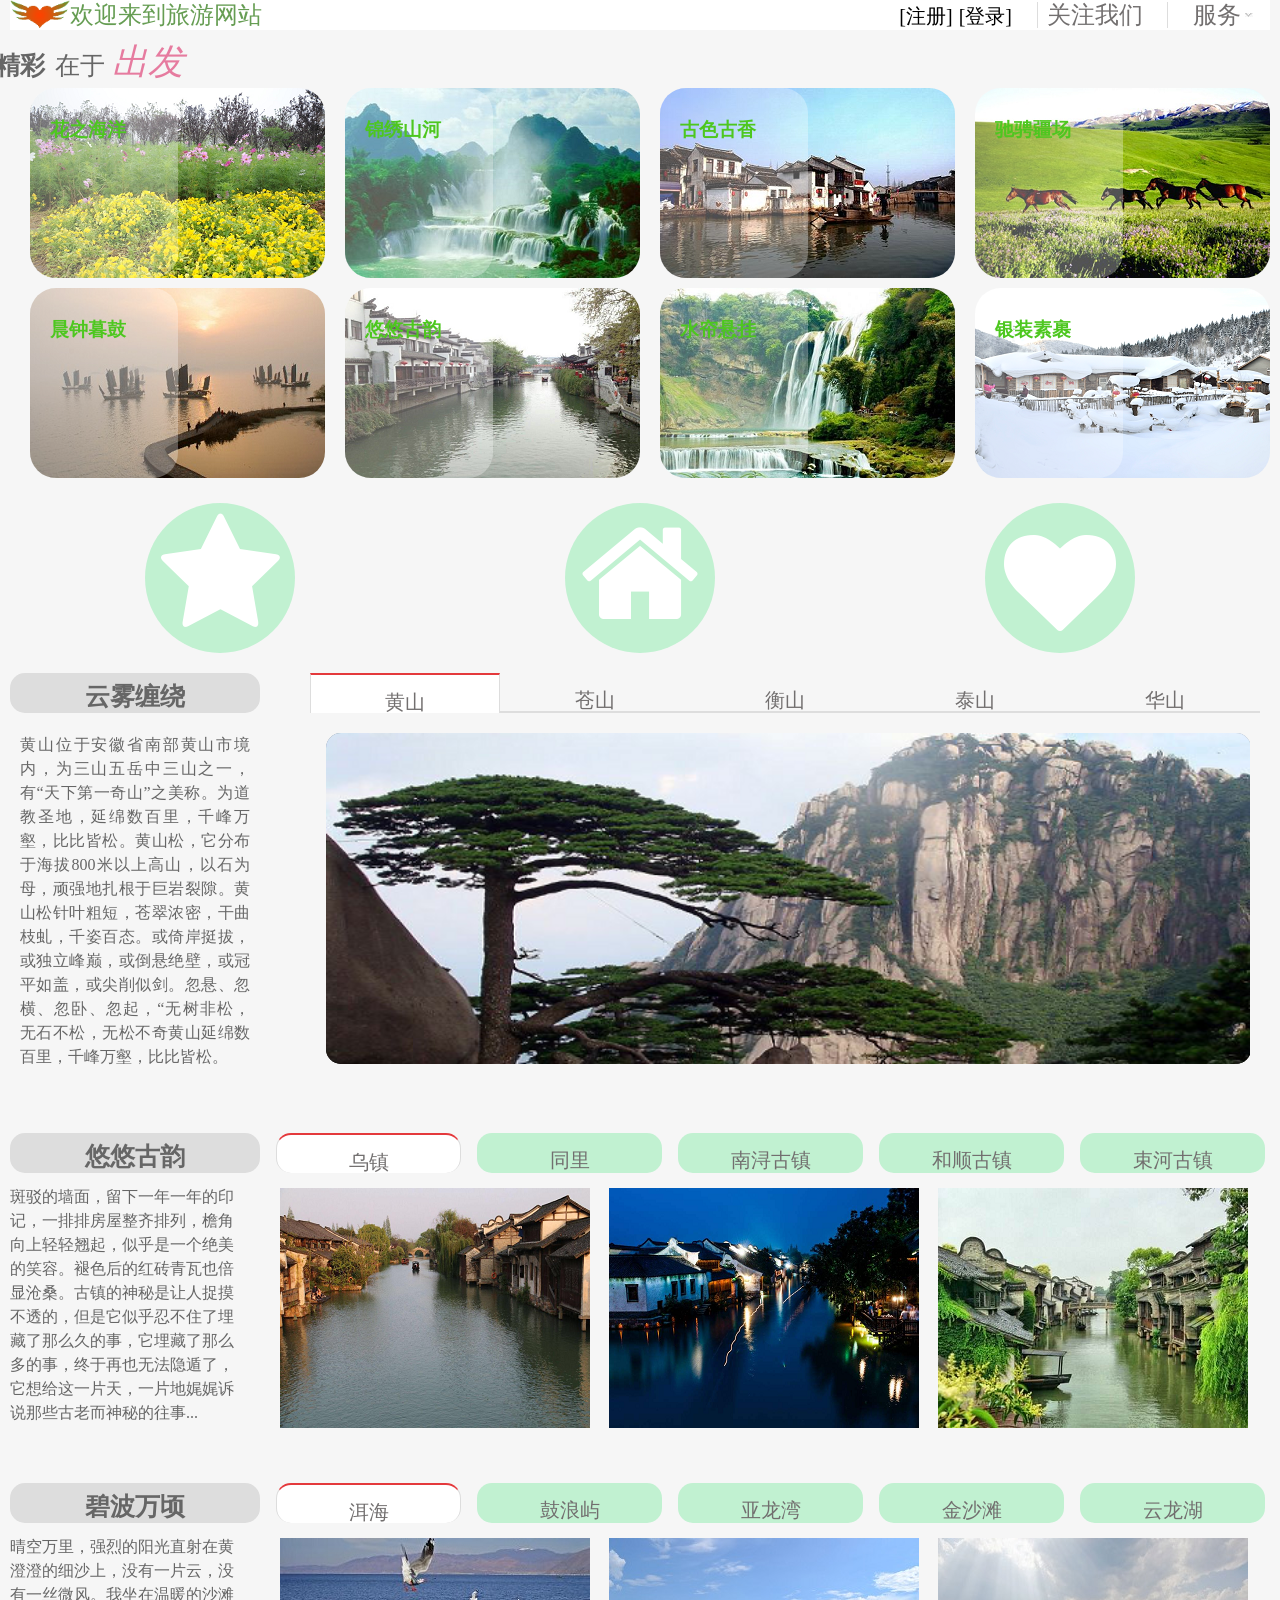
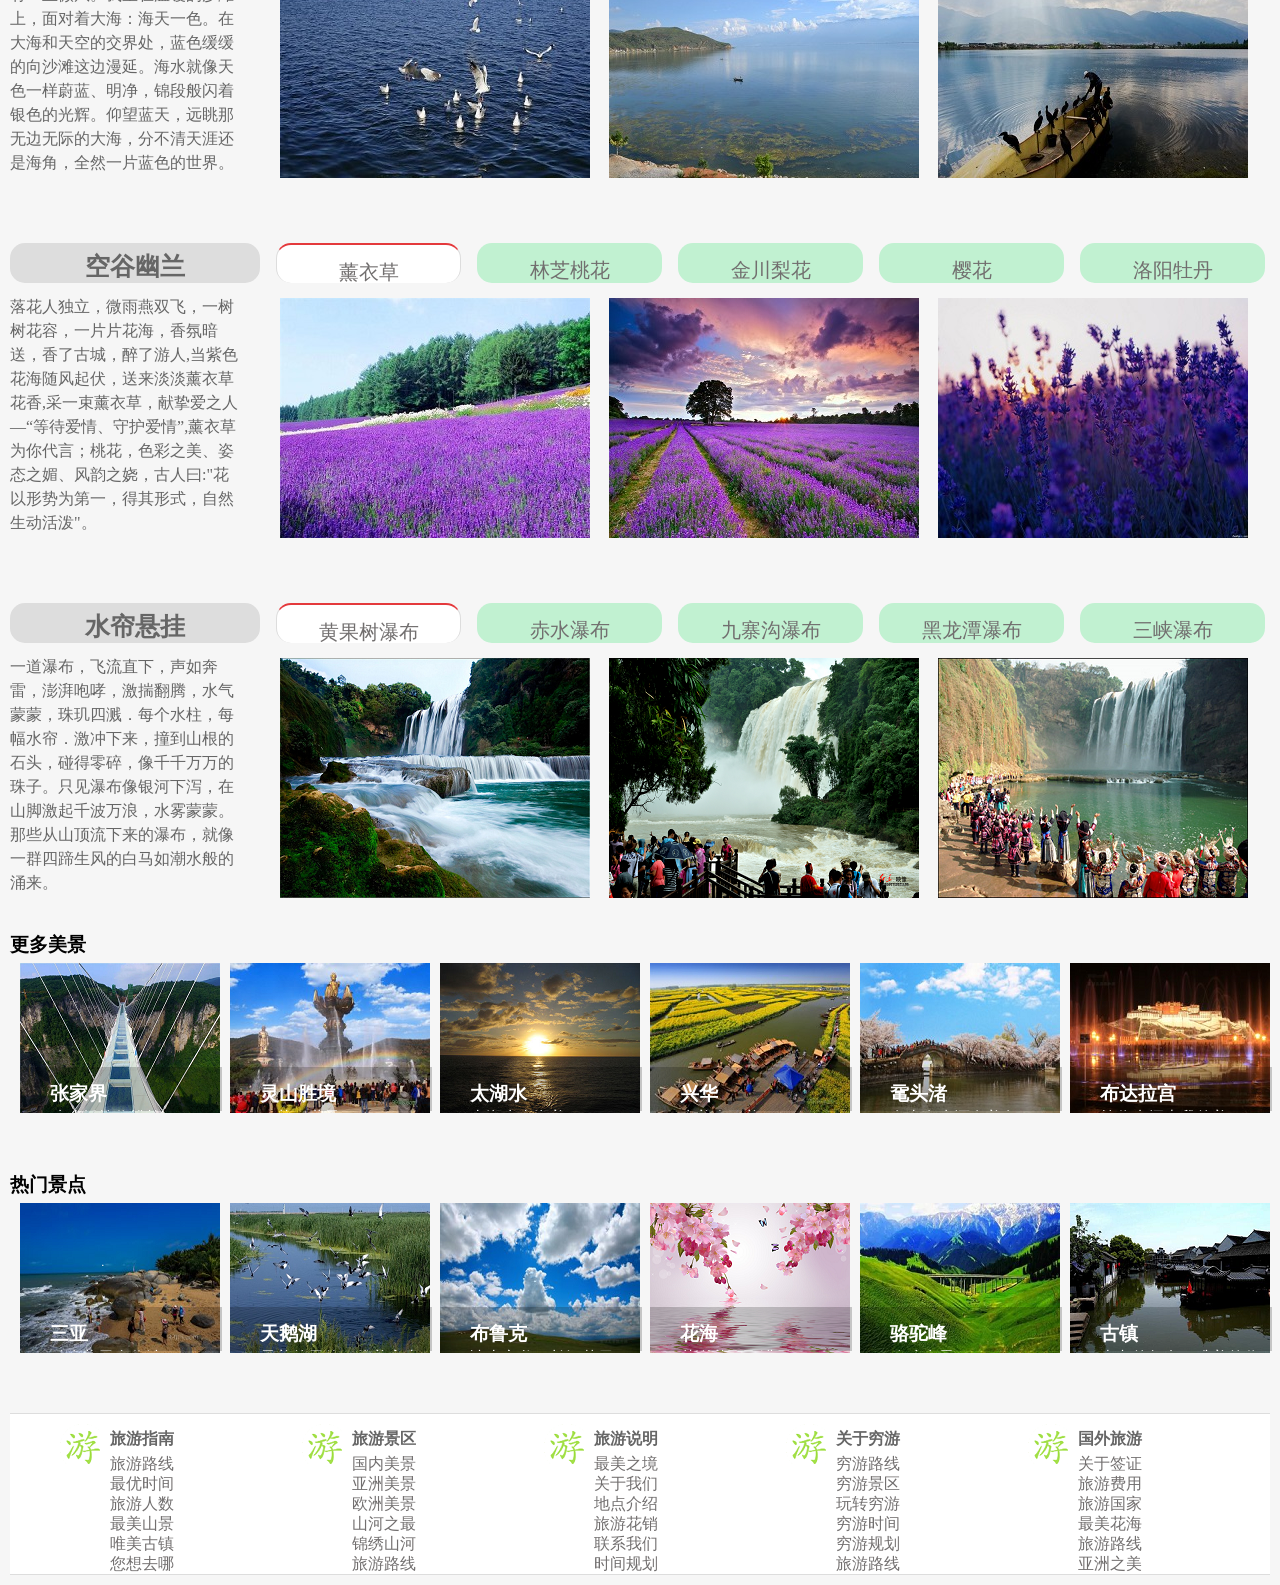
<file: public/China.html>
<!DOCTYPE html>
<html lang="en">
<head>
    <meta charset="UTF-8">
    <title>国内游</title>
    <link rel="stylesheet" href="css/china.css">
    <!--[if lt IE 9]>
    <script src="js/html5shiv.min.js"></script>
    <script src="js/respond.min.js"></script>
    <![endif]-->
</head>
<body>
<!--页面导航-->
<div id="top">
    <!--网页顶部-->
    <div id="user-prefs">
        <!--logo-->
        <img src="img/logo.png">
        <!--欢迎语-->
        <p class="lf">欢迎来到旅游网站</p>
        <ul class="rt">
            <li id="welcome">
                <a href="register.html">[注册]</a>
                <a href="login.html">[登录]</a>
            </li>
            <li class="about">
                <b></b>
                <a href="#">关注我们</a>
                <div id="about">
                    <div class="lfzwebChat"></div>
                    <div class="lklwebChat"></div>
                </div>
            </li>
            <li class="service">
                <b></b>
                <a href="#">服务</a>
                <ul id="service-items">
                    <li>
                        <a href="#">帮助中心</a>
                    </li>
                    <li>
                        <a href="#">售后服务</a>
                    </li>
                    <li>
                        <a href="#">在线服务</a>
                    </li>
                    <li>
                        <a href="#">投诉中心</a>
                    </li>
                    <li>
                        <a href="#">客服邮箱</a>
                    </li>
                </ul>
            </li>
        </ul>
    </div>
</div>
<!--页面主体-->
<section id="main">
    <!--1、精彩，在于出发-->
    <div id="start">
        <p>
            精彩
            <i>在于
                <span id="go">出发</span>
            </i>
        </p>
    <!--2、8幅图像-->
        <ul id="start-img">
            <li class="shanshui01">
                <b></b>
                <!--文本-->
                <div>
                    <a href="#mountain">
                        <h3>花之海洋</h3>
                    </a>
                </div>
            </li>
            <li class="shanshui02">
                <b></b>
                <div>
                    <a href="#town">
                        <h3>锦绣山河</h3>
                    </a>
                </div>
            </li>
            <li class="shanshui03">
                <b></b>
                <div>
                    <a href="#">
                        <h3>古色古香</h3>
                    </a>
                </div>
            </li>
            <li class="shanshui04 ">
                <b></b>
                <div>
                    <a href="#">
                        <h3>驰骋疆场</h3>
                    </a>
                </div>
            </li>
            <li class="shanshui05 ">
                <b></b>
                <div>
                    <a href="#">
                        <h3>晨钟暮鼓</h3>
                    </a>
                </div>
            </li>
            <li class="shanshui06">
                <b></b>
                <div>
                    <a href="#">
                        <h3>悠悠古韵</h3>
                    </a>
                </div>
            </li>
            <li class="shanshui07">
                <b></b>
                <div>
                    <a href="#">
                        <h3>水帘悬挂</h3>
                    </a>
                </div>
            </li>
            <li class="shanshui08">
                <b></b>
                <div>
                    <a href="#">
                        <h3>银装素裹</h3>
                    </a>
                </div>
            </li>
        </ul>
    </div>
    <!--2、页面主体圆圈过渡-->
    <div id="circle">
        <ul>
            <li>
                <a href="index.html" class="fa" id="star"></a>
            </li>
            <li>
                <a href="index.html" class="fa" id="page"></a>
            </li>
            <li>
                <a href="index.html" class="fa" id="heart"></a>
            </li>
        </ul>
    </div>
    <!--3、中国最美名山-->
    <div class="floor" id="mountain">
        <div id="header">
           <p>云雾缠绕</p>
            <!--山景名称-->
            <ul class="mountain-list">
                <li i="0" class="current">
                    <a href="#mountain-detail_HS">
                        黄山
                    </a>
                </li>
                <li i="1">
                    <a href="#mountain-detail_CS">
                        苍山
                    </a>
                </li>
                <li i="2">
                    <a href="#mountain-detail_HG">
                        衡山
                    </a>
                </li>
                <li i="-1">
                    <a href="#mountain-detail_TAI">
                        泰山
                    </a>
                </li>
                <li i="3">
                    <a href="#mountain-detail_HUA">
                        华山
                    </a>
                </li>
            </ul>
        </div>
        <!--3-1、中国最美名山--黄山介绍-->
        <div id="mountain-detail_HS" class="show">
            <div class="txt">
            黄山位于安徽省南部黄山市境内，为三山五岳中三山之一，有“天下第一奇山”之美称。为道教圣地，延绵数百里，千峰万壑，比比皆松。黄山松，它分布于海拔800米以上高山，以石为母，顽强地扎根于巨岩裂隙。黄山松针叶粗短，苍翠浓密，干曲枝虬，千姿百态。或倚岸挺拔，或独立峰巅，或倒悬绝壁，或冠平如盖，或尖削似剑。忽悬、忽横、忽卧、忽起，“无树非松，无石不松，无松不奇黄山延绵数百里，千峰万壑，比比皆松。
            </div>
                <div class="slider" id="slider_img_HS">
                    <img class="active" src="img/HS01.png" >
                    <img src="img/HS02.png">
                </div>
    </div>
        <!--3-2、中国最美名山&#45;&#45;苍山介绍-->
        <div id="mountain-detail_CS" >
            <div class="txt">
                苍山，是云岭山脉南端的主峰，由十九座山峰由北而南组成，北起洱源邓川，南至下关天生桥。巍峨雄壮，与秀丽的洱海风光形成强烈对照，其峰自北而南依次为：云弄、沧浪、五台、莲花、白云、鹤云、三阳、兰峰、雪人、应乐、观音、中和、龙泉、玉局、马龙、圣应、佛顶、马耳、斜阳。苍山十九峰，每两峰之间都有一条溪水奔泻而下，流入洱海。苍山十九峰，由于海拔较高，山顶白雪皑皑，银妆素裹，人称“苍山雪”。
            </div>
            <div class="slider" id="slider_img_CS">
                <img class="active" src="img/cangshan01.jpg" >
                <img src="img/cangshan02.jpg">
            </div>
        </div>
        <!--3-3、中国最美名山--衡山介绍-->
        <div id="mountain-detail_HG" >
            <div class="txt">
                衡山，又名南岳、寿岳、南山，为中国“五岳”之一，由于气候条件较其他四岳为好，处处是茂林修竹，终年翠绿，四时飘香，自然景色十分秀丽，因而有南岳独秀之美称。清人魏源《衡岳吟》中说：“恒山如行，岱山如坐，华山如立，嵩山如卧，惟有南岳独如飞。”祝融、紫盖、天柱、石廪、芙蓉被称为“衡岳五峰”。李白“回飙吹散五峰雪，往往飞花落洞庭。”杜甫“祝融五峰尊，峰峰次低昂。”盖五峰高耸，为衡山的代表。
            </div>
            <div class="slider" id="slider_img_SH">
                <img class="active" src="img/hengshan01.jpg" >
                <img src="img/hengshan02.png">
            </div>
        </div>
        <!--3-4、中国最美名山--泰山介绍-->
        <div id="mountain-detail_TAI">
            <div class="txt">
                泰山又名岱山、岱宗、岱岳、东岳、泰岳，主峰玉皇顶海拔1545米，气势雄伟磅礴，有“五岳之首”、“五岳之长”、“天下第一山”之称。泰山风景以壮丽著称。重叠的山势，厚重的形体，苍松巨石的烘托，云烟的变化，使它在雄浑中兼有明丽，静穆中透着神奇。自然的泰山，彰显着自然的神奇；文化的泰山，印证着文化的神圣。
                泰山是中华民族的象征，是灿烂东方文化的缩影，是“天人合一”思想的寄托之地，是中华民族精神的家园。
            </div>
            <div class="slider" id="slider_img_TAI">
                <img class="active" src="img/taishan01.png" >
                <img src="img/taishan02.png">
            </div>
        </div>
        <!--3-5、中国最美名山--华山介绍-->
        <div id="mountain-detail_HUA">
            <div class="txt">
                华山，古称“西岳”，雅称“太华山”，“中华”和“华夏”之“华”，就源于华山；自古以来就有“奇险天下第一山”的说法。华山南峰，是华山最高主峰，也是五岳最高峰，古人尊称它是“华山元首”。登上南峰绝顶，顿感天近咫尺，星斗可摘。举目环视，但见群山起伏，黄河渭水如丝如缕，漠漠平原如帛如绵，尽收眼底，使人真正领略华山高峻雄伟的博大气势，享受如临天界，如履浮云的神奇情趣。
            </div>
            <div class="slider" id="slider_img_TS">
                <img class="active" src="img/huashan01.png" >
                <img src="img/huashan02.png">
            </div>
        </div>
    </div>
    <!--4、中国古镇-->
    <div class="floor" id="town">
        <header>
            <p>悠悠古韵</p>
            <!--古镇名称-->
            <ul class="town_list">
                <li i="0" class="current">
                    <a href="#town_img_WZ">
                        乌镇
                    </a>
                </li>
                <li i="1">
                    <a href="#town_img_TL">
                        同里
                    </a>
                </li>
                <li i="2">
                    <a href="#town_img_NX">
                        南浔古镇
                    </a>
                </li>
                <li i="-1">
                    <a href="#town_img_HS">
                        和顺古镇
                    </a>
                </li>
                <li i="3">
                    <a href="#town_img_SH">
                        束河古镇
                    </a>
                </li>
            </ul>
        </header>
        <!--古镇简介-->
        <div id="town_intro">
            斑驳的墙面，留下一年一年的印记，一排排房屋整齐排列，檐角向上轻轻翘起，似乎是一个绝美的笑容。褪色后的红砖青瓦也倍显沧桑。古镇的神秘是让人捉摸不透的，但是它似乎忍不住了埋藏了那么久的事，它埋藏了那么多的事，终于再也无法隐遁了，它想给这一片天，一片地娓娓诉说那些古老而神秘的往事...
        </div>
        <!--4-1、中国最美古镇--乌镇-->
            <div id="town_img_WZ" class="show">
                    <img src="img/wuzhen01.png" >
                    <img src="img/wuzhen02.png">
                    <img src="img/wuzhen03.png">
            </div>
            <div id="town_img_TL">
                <img src="img/tongli01.png" >
                <img src="img/tongli02.png">
                <img src="img/tongli03.png">
            </div>
            <div id="town_img_NX">
                <img src="img/nanxun01.png" >
                <img src="img/nanxun02.png">
                <img src="img/nanxun03.png">
            </div>
            <div id="town_img_HS">
                <img src="img/heshun01.png" >
                <img src="img/heshun02.png">
                <img src="img/heshun03.png">
            </div>
            <div id="town_img_SH">
                <img src="img/shuhe01.png" >
                <img src="img/shuhe02.png">
                <img src="img/shuhe03.png">
            </div>
    </div>
    <!--5、中国海景-->
    <div class="floor" id="sea">
        <header>
            <p>碧波万顷</p>
            <!--<p>水天一色</p>-->
            <!--海的名称名称-->
            <ul class="sea_list">
                <li i="0" class="current">
                    <a href="#sea_img_EH">
                        洱海
                    </a>
                </li>
                <li i="1">
                    <a href="#sea_img_GY">
                        鼓浪屿
                    </a>
                </li>
                <li i="2">
                    <a href="#sea_img_YL">
                        亚龙湾
                    </a>
                </li>
                <li i="-1">
                    <a href="#sea_img_JS">
                        金沙滩
                    </a>
                </li>
                <li i="3">
                    <a href="#sea_img_YH">
                        云龙湖
                    </a>
                </li>
            </ul>
        </header>
        <!--海景简介-->
        <div id="sea_intro">
            晴空万里，强烈的阳光直射在黄澄澄的细沙上，没有一片云，没有一丝微风。我坐在温暖的沙滩上，面对着大海：海天一色。在大海和天空的交界处，蓝色缓缓的向沙滩这边漫延。海水就像天色一样蔚蓝、明净，锦段般闪着银色的光辉。仰望蓝天，远眺那无边无际的大海，分不清天涯还是海角，全然一片蓝色的世界。
        </div>
        <!--5-1、中国海景--之洱海-->
        <div id="sea_img_EH" class="show">
            <img src="img/erhai01.jpg" >
            <img src="img/erhai02.jpg">
            <img src="img/erhai03.jpg">
        </div>
        <!--5-2、中国海景--之鼓浪屿-->
        <div id="sea_img_GY">
            <img src="img/gu01.jpg" >
            <img src="img/gu02.jpg">
            <img src="img/gu03.jpg">
        </div>
        <!--5-3、中国海景--之亚龙湾-->
        <div id="sea_img_YL">
            <img src="img/yalong01.jpg" >
            <img src="img/yalong02.jpg">
            <img src="img/yalong03.jpg">
        </div>
        <!--5-4、中国海景--之金沙滩-->
        <div id="sea_img_JS" >
            <img src="img/jin01.jpg" >
            <img src="img/jin02.jpg">
            <img src="img/jin03.jpg">
        </div>
        <!--5-5、中国海景--之云龙湖-->
        <div id="sea_img_YH">
            <img src="img/yun01.jpg" >
            <img src="img/yun02.jpg">
            <img src="img/yun03.jpg">
        </div>
    </div>
    <!--6、中国花海-->
    <div class="floor" id="flower">
        <header>
            <p>空谷幽兰</p>
            <!--花的名称名称-->
            <ul class="flower_list">
                <li i="0" class="current">
                    <a href="#flower_img_XY">
                        薰衣草
                    </a>
                </li>
                <li i="1">
                    <a href="#flower_img_TH">
                        林芝桃花
                    </a>
                </li>
                <li i="2">
                    <a href="#flower_img_LH">
                        金川梨花
                    </a>
                </li>
                <li i="-1">
                    <a href="#flower_img_YH">
                        樱花
                    </a>
                </li>
                <li i="3">
                    <a href="#flower_img_MD">
                        洛阳牡丹
                    </a>
                </li>
            </ul>
        </header>
        <!--花海简介-->
        <div id="flower_intro">
            落花人独立，微雨燕双飞，一树树花容，一片片花海，香氛暗送，香了古城，醉了游人,当紫色花海随风起伏，送来淡淡薰衣草花香,采一束薰衣草，献挚爱之人—“等待爱情、守护爱情”,薰衣草为你代言；桃花，色彩之美、姿态之媚、风韵之娆，古人曰:"花以形势为第一，得其形式，自然生动活泼"。
        </div>
        <!--6-1、中国花海--之新疆伊犁薰衣草-->
        <div id="flower_img_XY" class="show">
            <img src="img/xunyicao01.jpg" >
            <img src="img/xunyicao02.jpg">
            <img src="img/xunyicao03.jpg">
        </div>
        <!--6-2、中国花海--之林芝桃花-->
        <div id="flower_img_TH">
            <img src="img/taohua01.jpg" >
            <img src="img/taohua02.jpg">
            <img src="img/taohua03.jpg">
        </div>
        <!--6-3、中国花海--之金川梨花-->
        <div id="flower_img_LH">
            <img src="img/lihua01.jpg" >
            <img src="img/lihua02.jpg">
            <img src="img/lihua03.jpg">
        </div>
        <!--6-4、中国花海--之鼋头渚樱花-->
        <div id="flower_img_YH" >
            <img src="img/yinghua01.png" >
            <img src="img/yinghua02.png">
            <img src="img/yinghua03.png">
        </div>
        <!--6-5、中国花海--之洛阳牡丹-->
        <div id="flower_img_MD">
            <img src="img/mudan01.jpg" >
            <img src="img/mudan02.jpg">
            <img src="img/mudan03.jpg">
        </div>
    </div>
    <!--7、中国瀑布-->
    <div class="floor" id="waterfall">
        <header>
            <p>水帘悬挂</p>
            <!--瀑布的名称名称-->
            <ul class="waterfall_list">
                <li i="0" class="current">
                    <a href="#waterfall_img_HG">
                        黄果树瀑布
                    </a>
                </li>
                <li i="1">
                    <a href="#waterfall_img_CS">
                        赤水瀑布
                    </a>
                </li>
                <li i="2">
                    <a href="#waterfall_img_JS">
                        九寨沟瀑布
                    </a>
                </li>
                <li i="-1">
                    <a href="#waterfall_img_HL">
                        黑龙潭瀑布
                    </a>
                </li>
                <li i="3">
                    <a href="#waterfall_img_SX">
                        三峡瀑布
                    </a>
                </li>
            </ul>
        </header>
        <!--瀑布简介-->
        <div id="waterfall_intro">
            一道瀑布，飞流直下，声如奔雷，澎湃咆哮，激揣翻腾，水气蒙蒙，珠玑四溅．每个水柱，每幅水帘．激冲下来，撞到山根的石头，碰得零碎，像千千万万的珠子。只见瀑布像银河下泻，在山脚激起千波万浪，水雾蒙蒙。那些从山顶流下来的瀑布，就像一群四蹄生风的白马如潮水般的涌来。
        </div>
        <!--6-1、中国瀑布--之赤水瀑布-->
        <div id="waterfall_img_CS">
            <img src="img/chishui01.png" >
            <img src="img/chishui02.png">
            <img src="img/chishui03.png">
        </div>
        <!--6-2、中国瀑布-之黄果树瀑布-->
        <div id="waterfall_img_HG" class="show">
            <img src="img/huangguo01.png" >
            <img src="img/huangguo02.png">
            <img src="img/huangguo03.png">
        </div>
        <!--6-3、中国瀑布--之九寨沟-->
        <div id="waterfall_img_JS">
            <img src="img/jiu01.png" >
            <img src="img/jiu02.png">
            <img src="img/jiu03.png">
        </div>
        <!--6-4、中国瀑布--之黑龙潭瀑布-->
        <div id="waterfall_img_HL" >
            <img src="img/shiyan01.png" >
            <img src="img/shiyan02.png">
            <img src="img/shiyan03.jpg">
        </div>
        <!--6-5、中国瀑布--之三峡瀑布-->
        <div id="waterfall_img_SX">
            <img src="img/sanxia01.png" >
            <img src="img/sanxia02.png">
            <img src="img/sanxia03.png">
        </div>
    </div>
    <!--更多美景-->
    <div id="footer-box">
        <h3>
            <a href="index.html">更多美景</a>
        </h3>
        <ul id="more">
            <li>
                <img src="img/boliqiao.png" alt="">
                <div class="half-mask">
                    <h3>张家界</h3>
                    <p>玻璃桥等你挑战</p>
                    <p>
                        <a href="index.html">
                            了解更多
                        </a>
                    </p>
                </div>
            </li>
            <li>
                <img src="img/lingshan.png" alt="">
                <div class="half-mask">
                    <h3>灵山胜境</h3>
                    <p>一花一世界</p>
                    <p>
                        <a href="index.html">
                            了解更多
                        </a>
                    </p>
                </div>
            </li>
            <li>
                <img src="img/taihu.png" alt="">
                <div class="half-mask">
                    <h3>太湖水</h3>
                    <p>太湖水太湖美</p>
                    <p>
                        <a href="index.html">
                            了解更多
                        </a>
                    </p>
                </div>
            </li>
            <li>
                <img src="img/xinghua.png" alt="">
                <div class="half-mask">
                    <h3>兴华</h3>
                    <p>水美人更美</p>
                    <p>
                        <a href="index.html">
                            了解更多
                        </a>
                    </p>
                </div>
            </li>
            <li>
                <img src="img/yuantouzhu.png" alt="">
                <div class="half-mask">
                    <h3>鼋头渚</h3>
                    <p>有山有水还有美岛</p>
                    <p>
                        <a href="index.html">
                            了解更多
                        </a>
                    </p>
                </div>
            </li>
            <li>
                <img src="img/buda.png" alt="">
                <div class="half-mask">
                    <h3>布达拉宫</h3>
                    <p>等你来探索我的美</p>
                    <p>
                        <a href="index.html">
                            了解更多
                        </a>
                    </p>
                </div>
            </li>
        </ul>
        <h3>
            <a href="index.html">热门景点</a>
        </h3>
        <ul id="most">
            <li>
                <img src="img/sanya.png" alt="">
                <div class="half-mask">
                    <h3>三亚</h3>
                    <p>碧水蓝天金作沙</p>
                    <p>
                        <a href="index.html">
                            了解更多
                        </a>
                    </p>
                </div>
            </li>
            <li>
                <img src="img/tianehu.png" alt="">
                <div class="half-mask">
                    <h3>天鹅湖</h3>
                    <p>最美的天使，优美高贵</p>
                    <p>
                        <a href="index.html">
                            了解更多
                        </a>
                    </p>
                </div>
            </li>
            <li>
                <img src="img/xinjiang-buluke.png" alt="">
                <div class="half-mask">
                    <h3>布鲁克</h3>
                    <p>冰山之父，长河落日</p>
                    <p>
                        <a href="index.html">
                            了解更多
                        </a>
                    </p>
                </div>
            </li>
            <li>
                <img src="img/huahai.png" alt="">
                <div class="half-mask">
                    <h3>花海</h3>
                    <p>花谢花飞飞满天</p>
                    <p>
                        <a href="index.html">
                            了解更多
                        </a>
                    </p>
                </div>
            </li>
            <li>
                <img src="img/luotuo.png" alt="">
                <div class="half-mask">
                    <h3>骆驼峰</h3>
                    <p>骆驼赤霞</p>
                    <p>
                        <a href="index.html">
                            了解更多
                        </a>
                    </p>
                </div>
            </li>
            <li>
                <img src="img/guzhen.png" alt="">
                <div class="half-mask">
                    <h3>古镇</h3>
                    <p>古老的气息，唯美的你</p>
                    <p>
                        <a href="index.html">
                            了解更多
                        </a>
                    </p>
                </div>
            </li>
        </ul>
    </div>
</section>
<!--页面底部-->
<div id="footer-container">
    <p class="shopping-guid"></p>
    <ul>
        <li>
            <b>旅游指南</b>
        </li>
        <li>
            <a href="#">旅游路线</a>
        </li>
        <li>
            <a href="#">最优时间</a>
        </li>
        <li>
            <a href="#">旅游人数</a>
        </li>
        <li>
            <a href="#">最美山景</a>
        </li>
        <li>
            <a href="#">唯美古镇</a>
        </li>
        <li>
            <a href="#">您想去哪</a>
        </li>
    </ul>
    <p class="shopping-guid"></p>
    <ul>
        <li>
            <b>旅游景区</b>
        </li>
        <li>
            <a href="#">国内美景</a>
        </li>
        <li>
            <a href="#">亚洲美景</a>
        </li>
        <li>
            <a href="#">欧洲美景</a>
        </li>
        <li>
            <a href="#">山河之最</a>
        </li>
        <li>
            <a href="#">锦绣山河</a>
        </li>
        <li>
            <a href="#">旅游路线</a>
        </li>
    </ul>
    <p class="shopping-guid"></p>
    <ul>
        <li>
            <b>旅游说明</b>
        </li>
        <li>
            <a href="#">最美之境</a>
        </li>
        <li>
            <a href="#">关于我们</a>
        </li>
        <li>
            <a href="#">地点介绍</a>
        </li>
        <li>
            <a href="#">旅游花销</a>
        </li>
        <li>
            <a href="#">联系我们</a>
        </li>
        <li>
            <a href="#">时间规划</a>
        </li>
    </ul>
    <p class="shopping-guid"></p>
    <ul>
        <li>
            <b>关于穷游</b>
        </li>
        <li>
            <a href="#">穷游路线</a>
        </li>
        <li>
            <a href="#">穷游景区</a>
        </li>
        <li>
            <a href="#">玩转穷游</a>
        </li>
        <li>
            <a href="#">穷游时间</a>
        </li>
        <li>
            <a href="#">穷游规划</a>
        </li>
        <li>
            <a href="#">旅游路线</a>
        </li>
    </ul>
    <p class="shopping-guid"></p>
    <ul>
        <li>
            <b>国外旅游</b>
        </li>
        <li>
            <a href="#">关于签证</a>
        </li>
        <li>
            <a href="#">旅游费用</a>
        </li>
        <li>
            <a href="#">旅游国家</a>
        </li>
        <li>
            <a href="#">最美花海</a>
        </li>
        <li>
            <a href="#">旅游路线</a>
        </li>
        <li>
            <a href="#">亚洲之美</a>
        </li>
    </ul>
</div>
<footer id="footer">
    <!--<p>-->
        <!--<a href="#">关于我们</a>-->
        <!--<i></i>-->
        <!--<a href="#">联系我们</a>-->
        <!--<i></i>-->
        <!--<a href="#">人才招聘</a>-->
        <!--<i></i>-->
        <!--<a href="#">商家入驻</a>-->
        <!--<i></i>-->
        <!--<a href="#">广告服务</a>-->
        <!--<i></i>-->
        <!--<a href="#">手机京东</a>-->
        <!--<i></i>-->
        <!--<a href="#">友情链接</a>-->
        <!--<i></i>-->
        <!--<a href="#">销售联盟</a>-->
        <!--<i></i>-->
        <!--<a href="#">京东社区</a>-->
        <!--<i></i>-->
        <!--<a href="#">京东公益</a>-->
    <!--</p>-->
    <!--<p>-->
        <!--北京市公安局朝阳分局备案编号110105014669|京ICP证070359号|互联网药品信息服务资格证编号（京）-非经营性-2011-0034<br>-->
        <!--音像制品经营许可证宿迁批005号|出版物经营许可证编号新出发（苏）批字第N-012号|互联网出版许可证编号新出网证（京）字150号<br>-->
        <!--网络文化经营许可证京网文[2011]0168-061号Copyright&copy;2004-2014京东JD.com版权所有<br>-->
        <!--京东旗下网站：English Site拍拍网 网银在线-->
    <!--</p>-->
    <!--<img src="img/footer01.jpg">-->
    <!--<img src="img/footer02.jpg">-->
    <!--<img src="img/footer03.jpg">-->
    <!--<img src="img/footer04.jpg">-->
</footer>
<script src="js/jquery-1.11.3.js"></script>
<script src="js/China.js"></script>
<script>
    //调用轮播广告插件函数
    $('#slider_img_HS').carousel();
    $('#slider_img_CS').carousel();
    $('#slider_img_SH').carousel();
    $('#slider_img_TAI').carousel();
    $('#slider_img_TS').carousel();
</script>
</body>
</html>
</file>
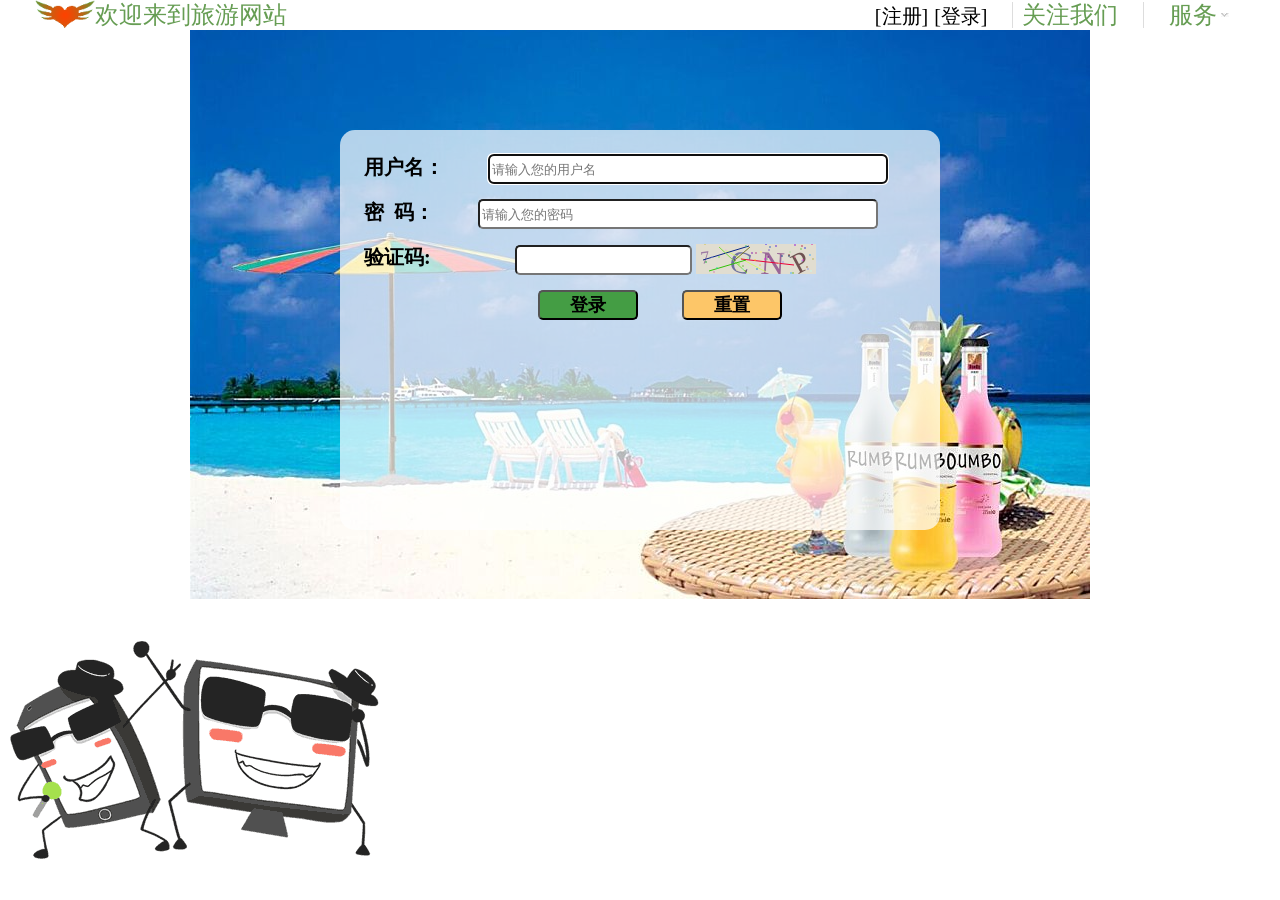
<file: public/login.html>
<!DOCTYPE html>
<html lang="en">
<head>
    <meta charset="UTF-8">
    <title>登录页面</title>
    <link rel="stylesheet" href="css/login.css">
</head>
<body>
<!--网页顶部-->
<div id="top">
    <!--网页顶部-->
    <div id="user-prefs">
        <!--logo-->
        <img src="img/logo.png">
        <!--欢迎语-->
        <p class="left">欢迎来到旅游网站</p>
        <ul class="right">
            <li id="welcome">
                <a href="register.html">[注册]</a>
                <a href="login.html">[登录]</a>
            </li>
            <li class="about">
                <b></b>
                <a href="#">关注我们</a>
                <div id="about">
                    <div class="lfzwebChat"></div>
                    <div class="lklwebChat"></div>
                </div>
            </li>
            <li class="service">
                <b></b>
                <a href="#">服务</a>
                <ul id="service-items">
                    <li>
                        <a href="#">帮助中心</a>
                    </li>
                    <li>
                        <a href="#">售后服务</a>
                    </li>
                    <li>
                        <a href="#">在线服务</a>
                    </li>
                    <li>
                        <a href="#">投诉中心</a>
                    </li>
                    <li>
                        <a href="#">客服邮箱</a>
                    </li>
                </ul>
            </li>
        </ul>
    </div>

</div>

<div class="container">
    <form class="box">
        <div class="box-content">
            <label for="uname">用户名：</label>
            <input  id="uname" placeholder="请输入您的用户名" required autofocus>
        </div>
         <div class="box-content">
               <label for="upwd">密&nbsp;&nbsp;码：</label>
               <input  id="upwd" placeholder="请输入您的密码" required >
         </div>
        <div class="box-content">
            <span id="vcode">验证码:</span>
            <input type="text" class="vcode">
            <canvas id="c1">您的浏览器不支持canvas</canvas>
        </div>
        <div class="box-content" id="input-btn">
            <input id="bt_login" type="submit" value="登录" class="btn" required>
            <input type="reset" value="重置" class="btn btn-danger" required>
        </div>

    </form>
</div>

<footer>
    <div id="go">
        <img src="img/lllll.gif" alt="">
    </div>
</footer>
<script src="js/Vcode.js"></script>
<script src="js/jquery-1.11.3.js"></script>
<script src="js/login.js"></script>
</body>
</html>
</file>
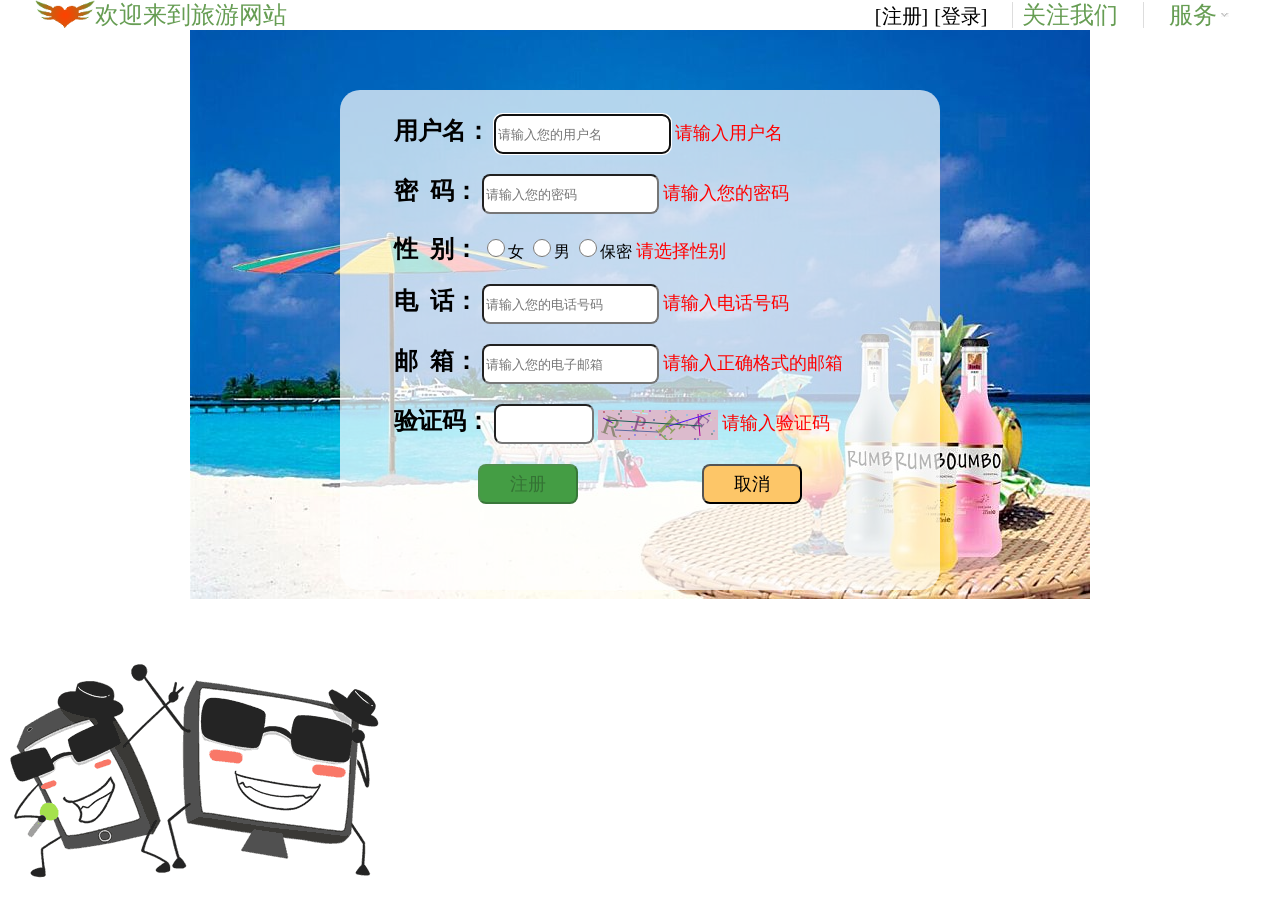
<file: public/register.html>
<!DOCTYPE html>
<html lang="en" ng-app="myApp">
<head>
    <meta charset="UTF-8">
    <title>注册</title>
    <link rel="stylesheet" href="css/register.css">
    <script src="js/angular.js"></script>
</head>
<body>
<div id="top">
    <!--网页顶部-->
    <div id="user-prefs">
        <!--logo-->
        <img src="img/logo.png">
        <!--欢迎语-->
        <p class="left">欢迎来到旅游网站</p>
        <ul class="right">
            <li id="welcome">
                <a href="register.html">[注册]</a>
                <a href="login.html">[登录]</a>
            </li>
            <li class="about">
                <b></b>
                <a href="#">关注我们</a>
                <div id="about">
                    <div class="lfzwebChat"></div>
                    <div class="lklwebChat"></div>
                </div>
            </li>
            <li class="service">
                <b></b>
                <a href="#">服务</a>
                <ul id="service-items">
                    <li>
                        <a href="#">帮助中心</a>
                    </li>
                    <li>
                        <a href="#">售后服务</a>
                    </li>
                    <li>
                        <a href="#">在线服务</a>
                    </li>
                    <li>
                        <a href="#">投诉中心</a>
                    </li>
                    <li>
                        <a href="#">客服邮箱</a>
                    </li>
                </ul>
            </li>
        </ul>
    </div>

</div>
<div id="container" ng-controller="myCtrl">
        <form name="myForm" class="box" ng-submit="submitInfo()">
            <div class="label_input">
                <label for="username">用户名：</label>
                <input ng-model="username" type="text" id="username" name="uname" placeholder="请输入您的用户名" required autofocus>
                <span ng-show="myForm.uname.$error.required">请输入用户名</span>
            </div>
            <div class="label_input">
                <label for="pwd">密&nbsp;&nbsp;码：</label>
                <input ng-model="pwd" type="password" id="pwd" name="pwd" placeholder="请输入您的密码" required>
                <span ng-show="myForm.pwd.$error.required">请输入您的密码</span>
            </div>
            <div class="label_input sex">
                <label>性&nbsp;&nbsp;别：</label>
                <input ng-model="sex" type="radio" name="sex" value="1">女
                <input ng-model="sex" type="radio" name="sex" value="2">男
                <input ng-model="sex" type="radio" name="sex" value="3" required>保密
                <span ng-show="myForm.sex.$error.required">请选择性别</span>
            </div>
            <div class="label_input">
                <label for="phone">电&nbsp;&nbsp;话：</label>
                <input ng-model="phone" name="phone" type="tel" id="phone" placeholder="请输入您的电话号码" required>
                <span ng-show="myForm.phone.$error.required">请输入电话号码</span>
            </div>
            <div class="label_input">
                <label for="email">邮&nbsp;&nbsp;箱：</label>
                <input ng-model="email" name="email" type="email" id="email" placeholder="请输入您的电子邮箱"required>
                <span ng-show="myForm.email.$error.required">请输入正确格式的邮箱</span>
            </div>
            <div class="label_input">
                <label>验证码：</label>
                <input ng-model="valid" class="valid" type="text" name="valid" required>
                <canvas id="c1">
                    您的浏览器不支持canvas
                </canvas>
                <span ng-show="myForm.valid.$error.required">请输入验证码</span>
            </div>
            <div class="label_input btn">
                <input ng-disabled="myForm.$invalid"  id="btnSubmit" type="submit" value="注册">
                <input id="btnReset" type="reset" value="取消">
            </div>
        </form>
    </div>
<footer>
    <div id="go">
        <img src="img/lllll.gif" alt="">
    </div>
</footer>
    <script src="js/Vcode.js"></script>
    <script src="js/jquery-1.11.3.js"></script>
    <script src="js/register.js"></script>
    <script>
        var app=angular.module('myApp',['ng']);
        app.controller('myCtrl',function ($scope) {
            $scope.submitInfo=function () {
                console.log($scope.username,$scope.pwd);
            }
        })
    </script>
</body>
</html>
</file>
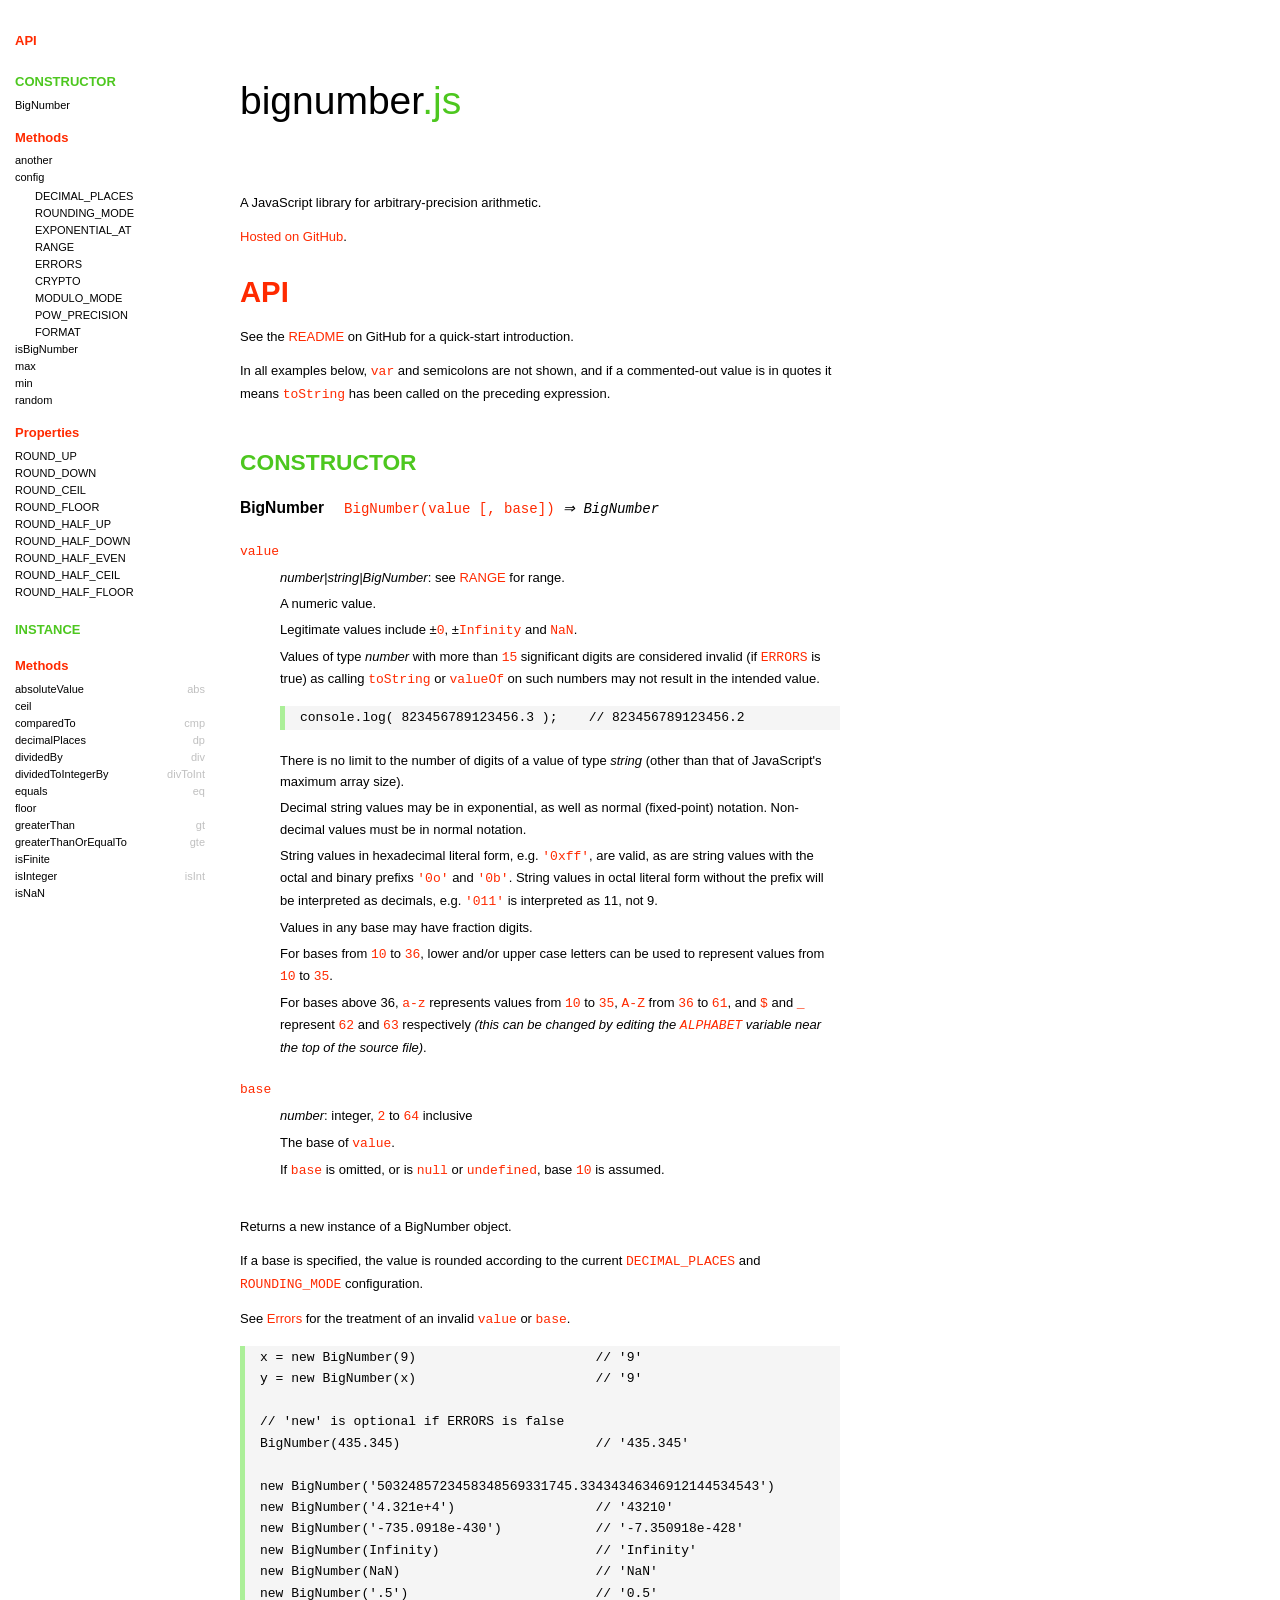
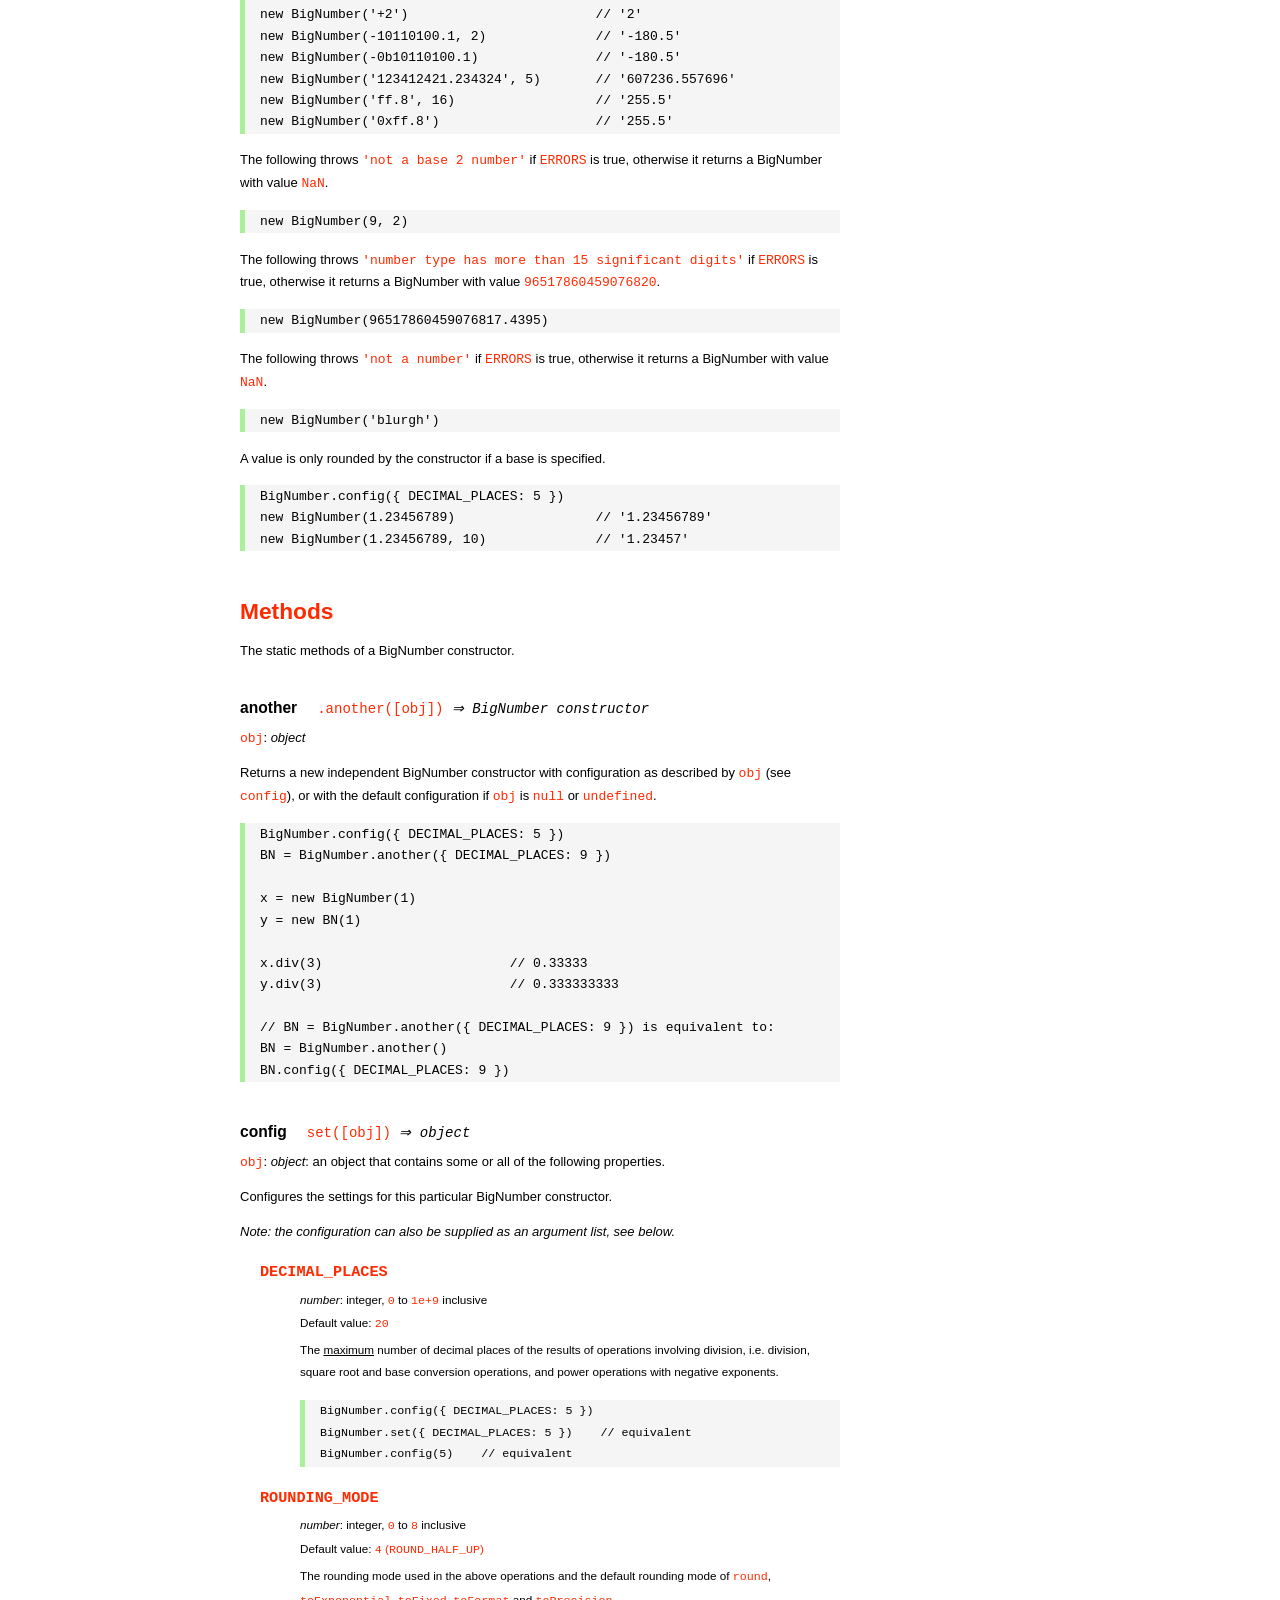
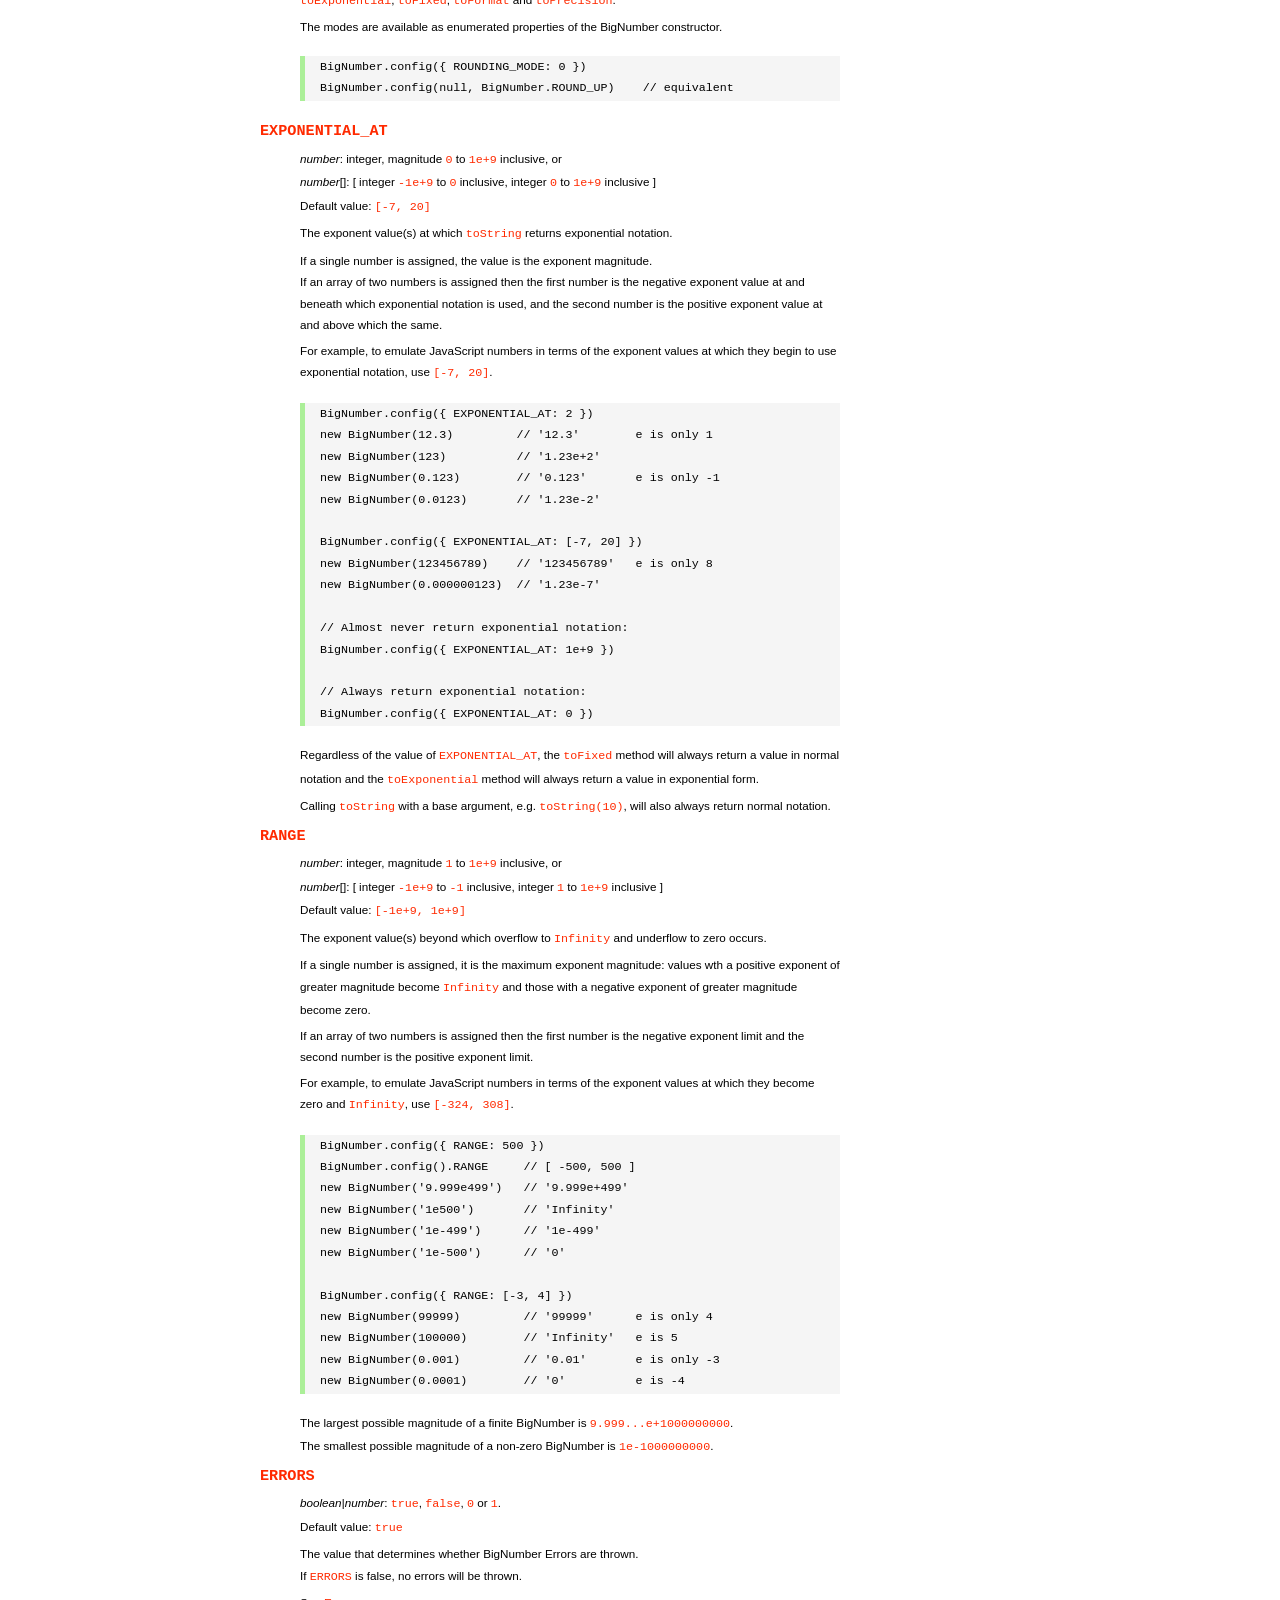
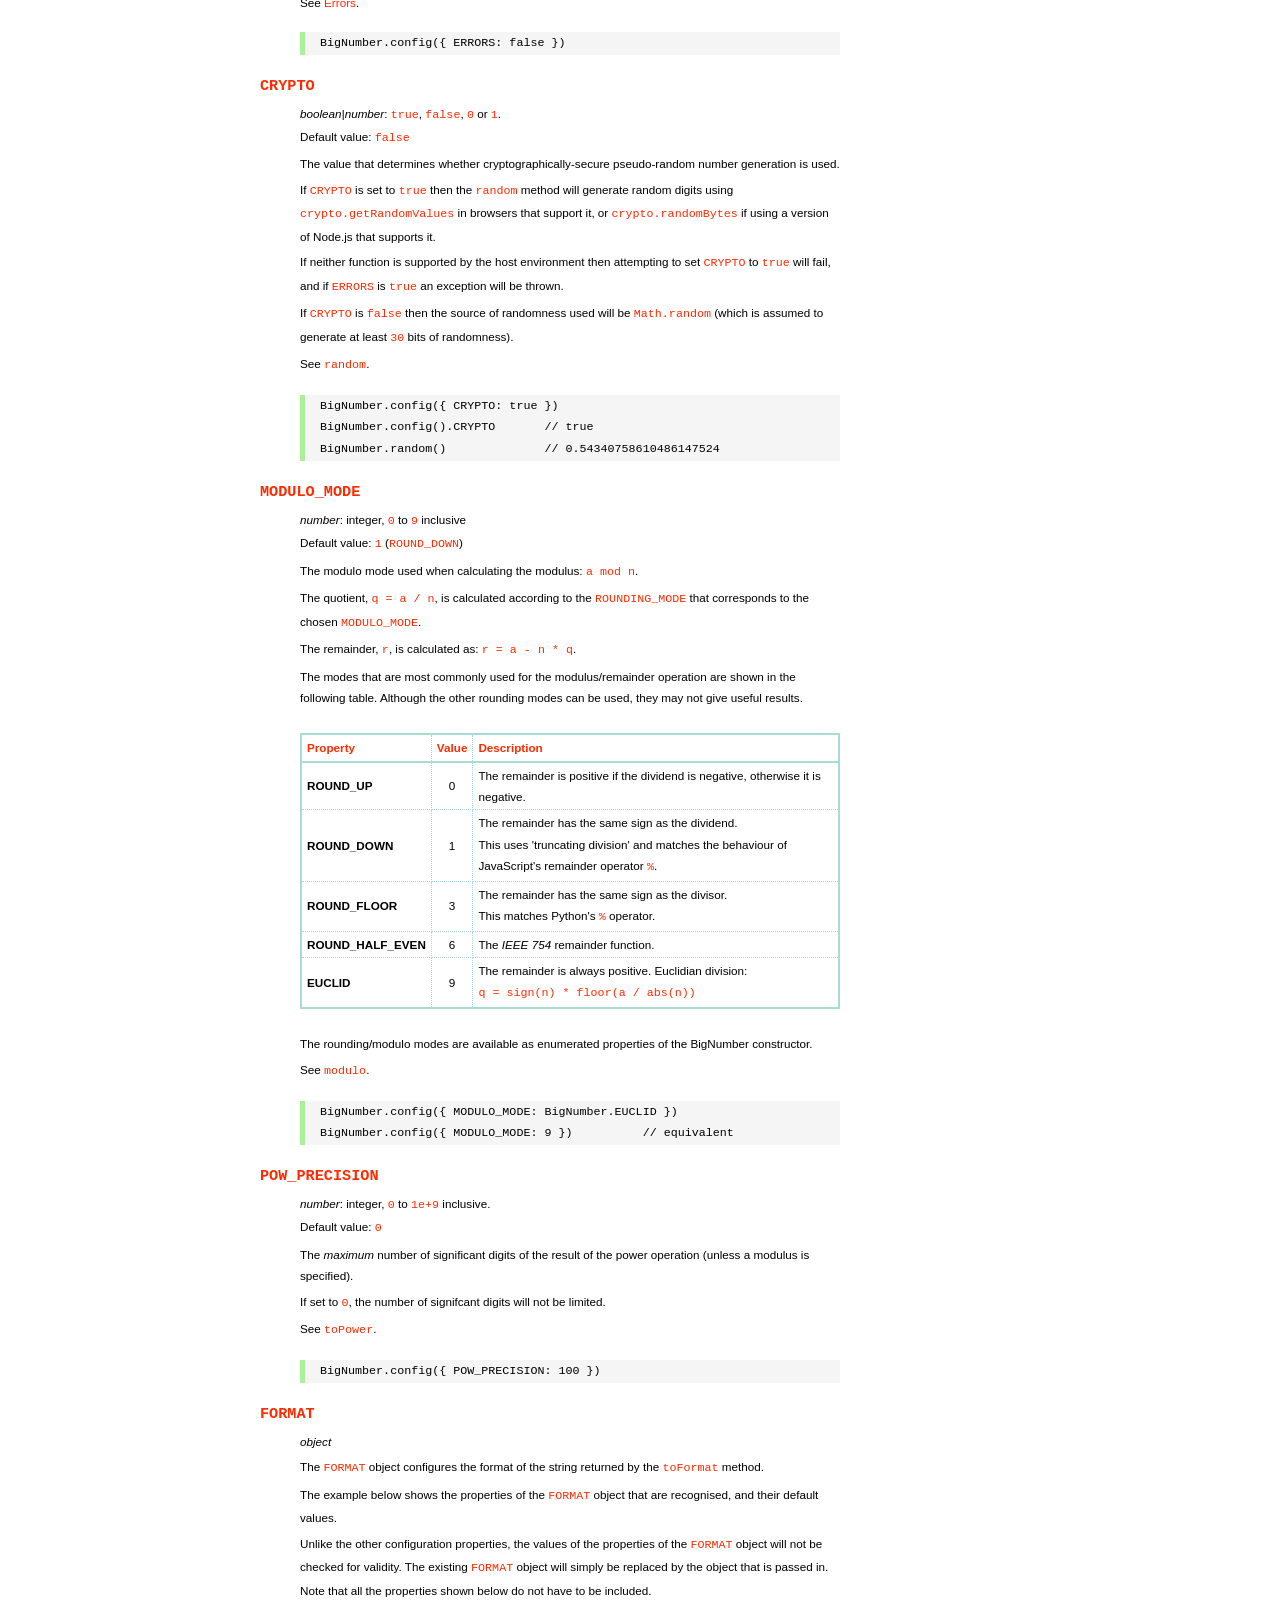
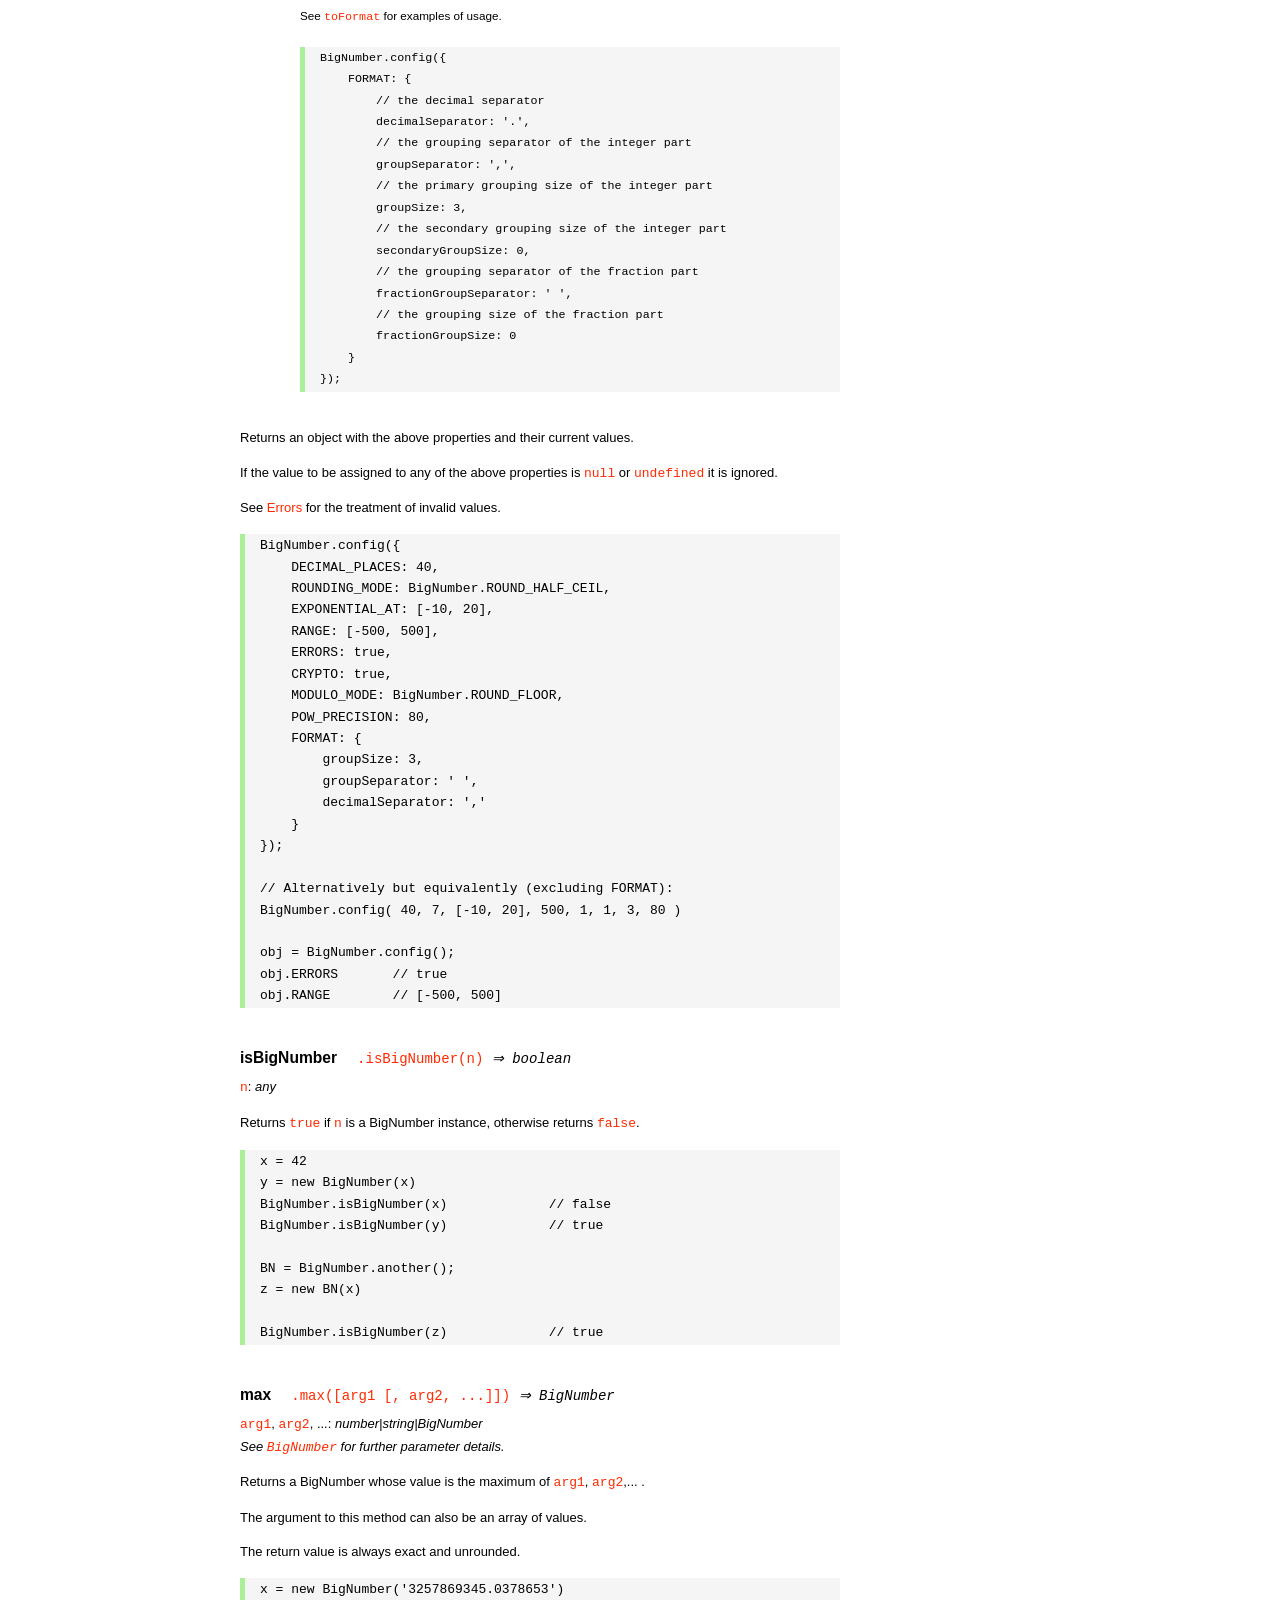
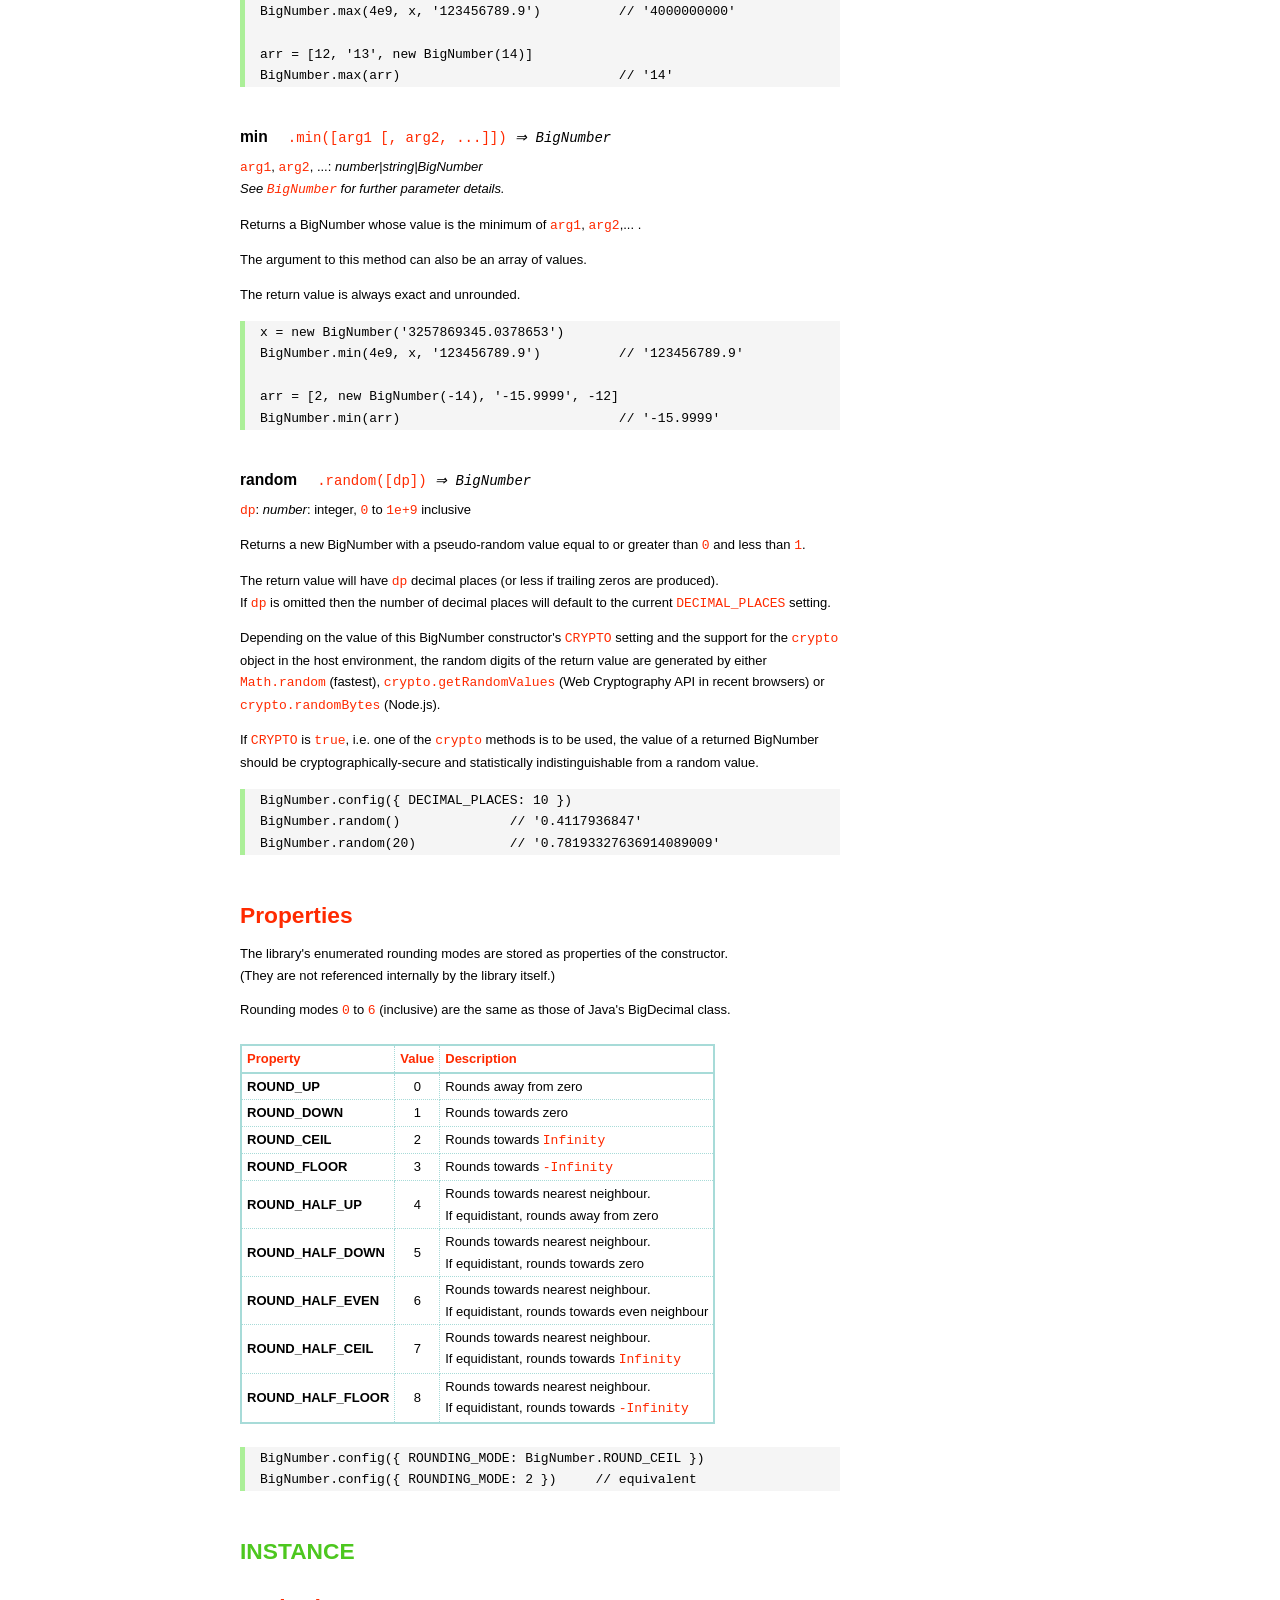
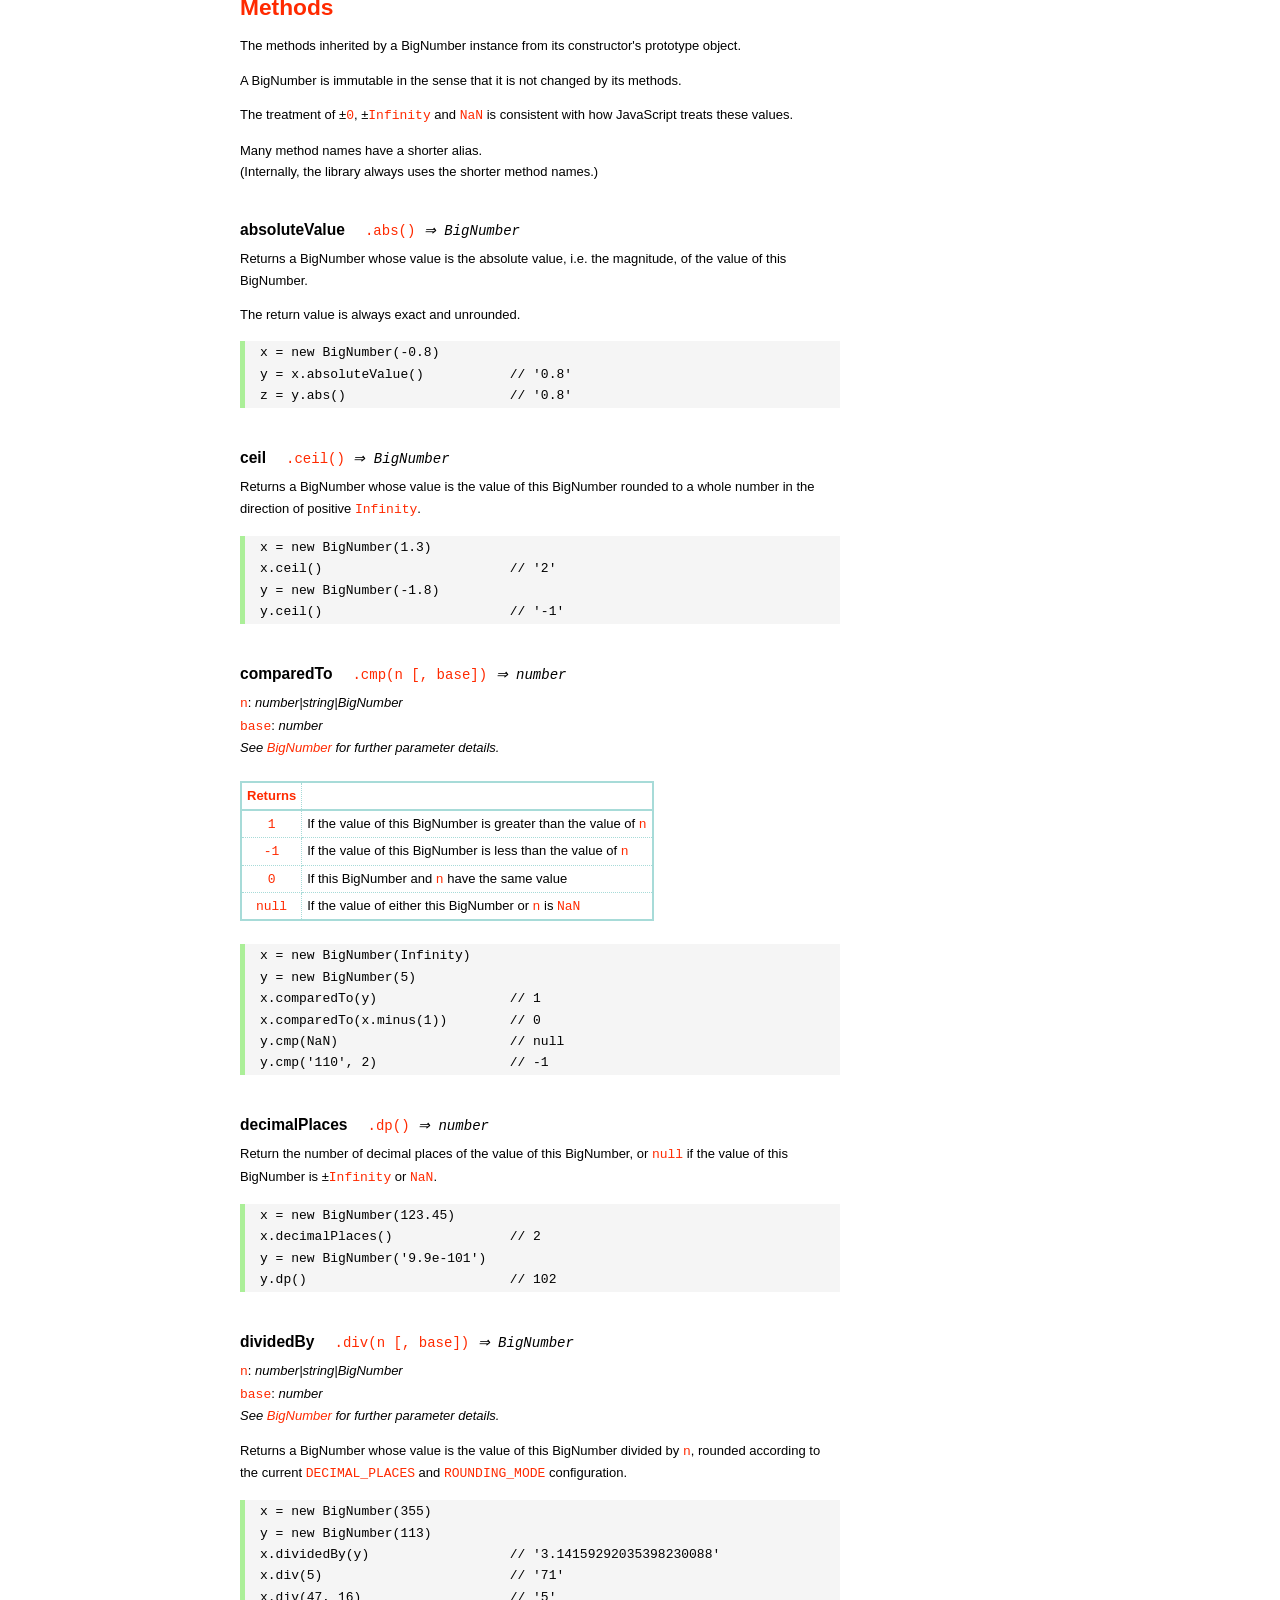
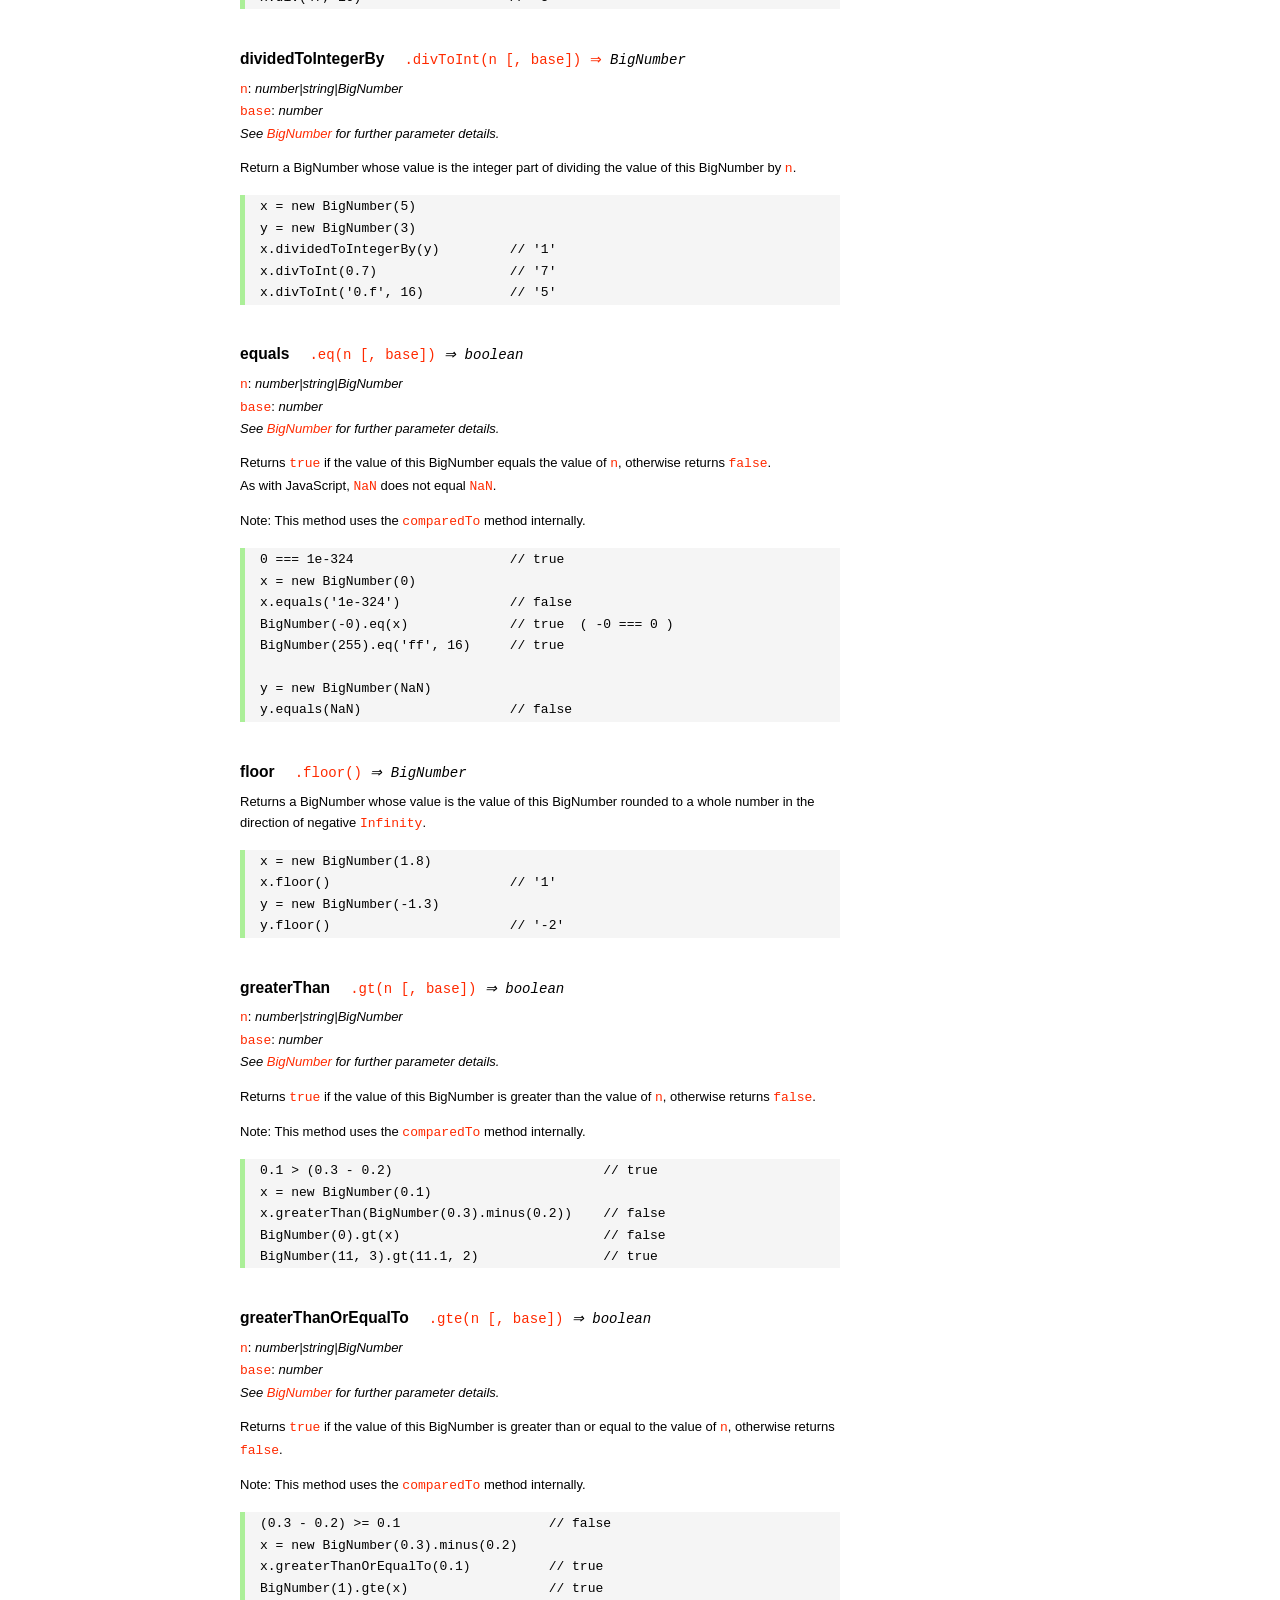
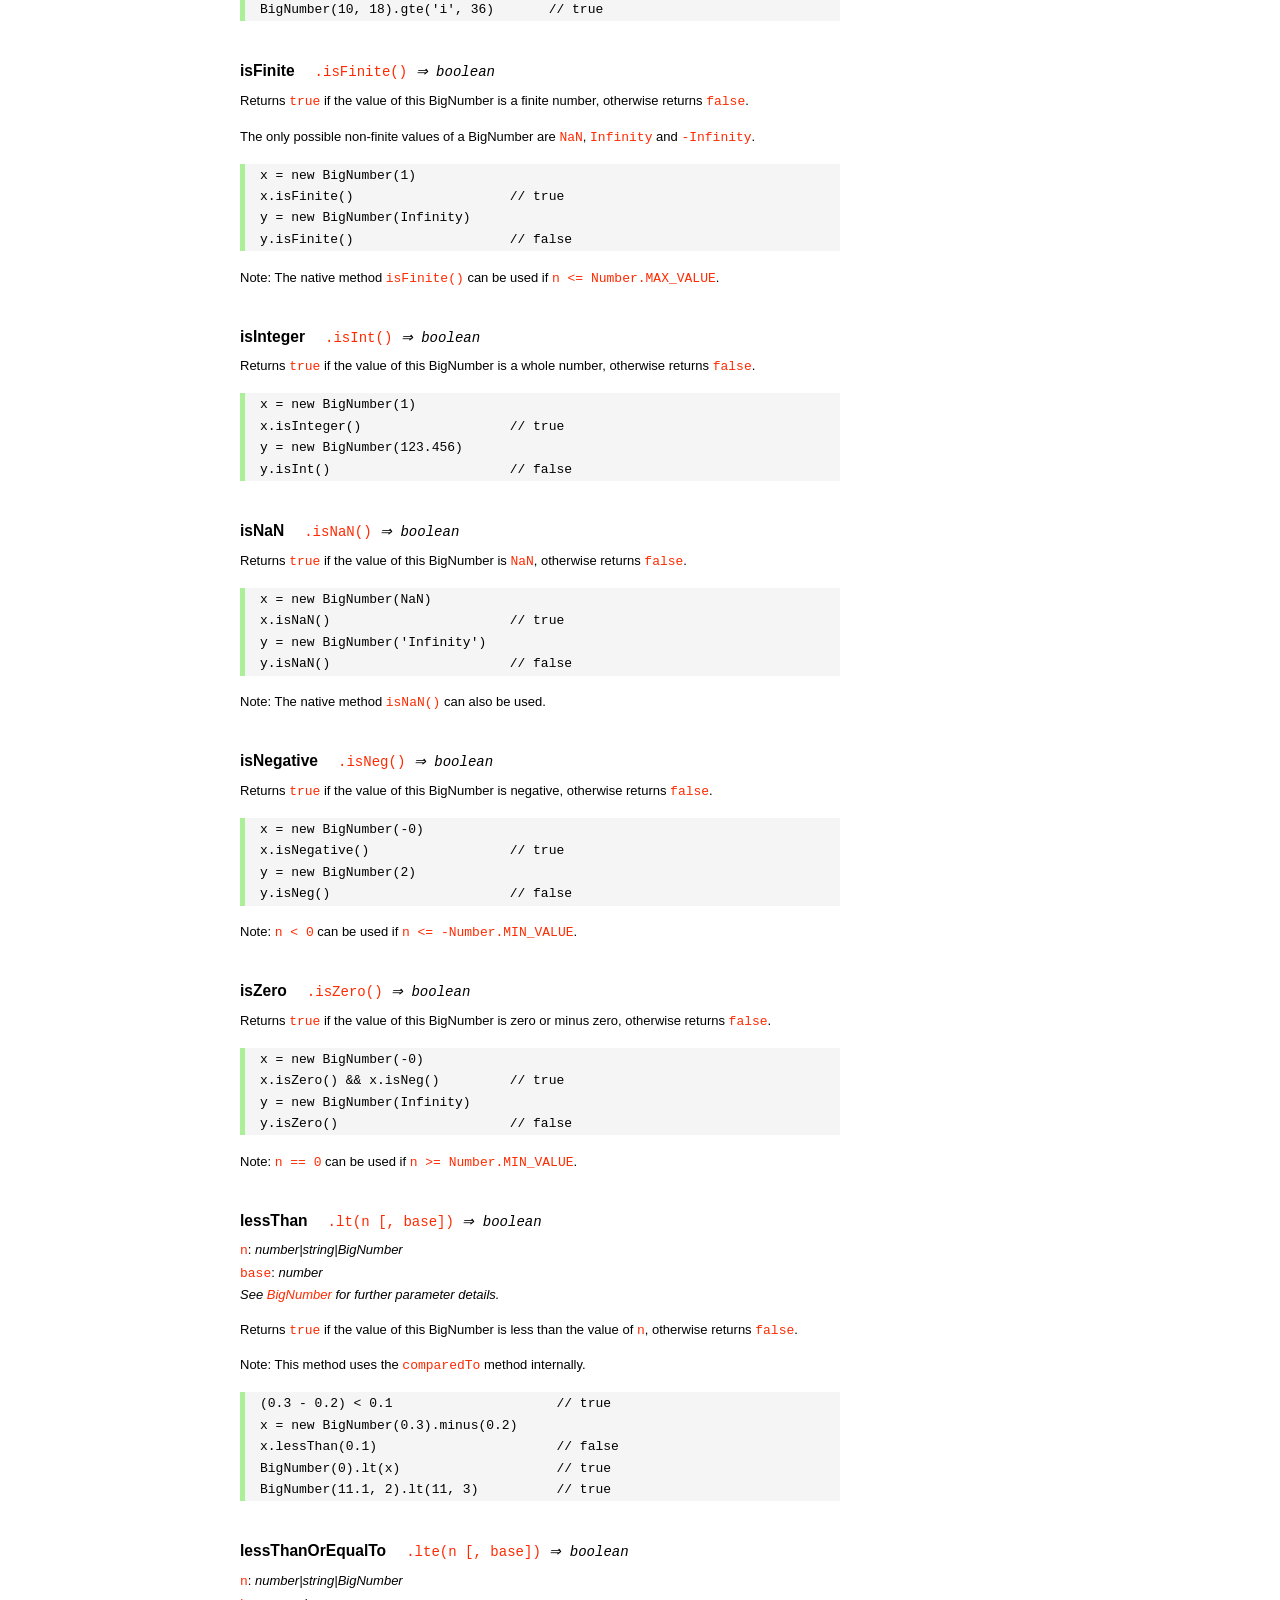
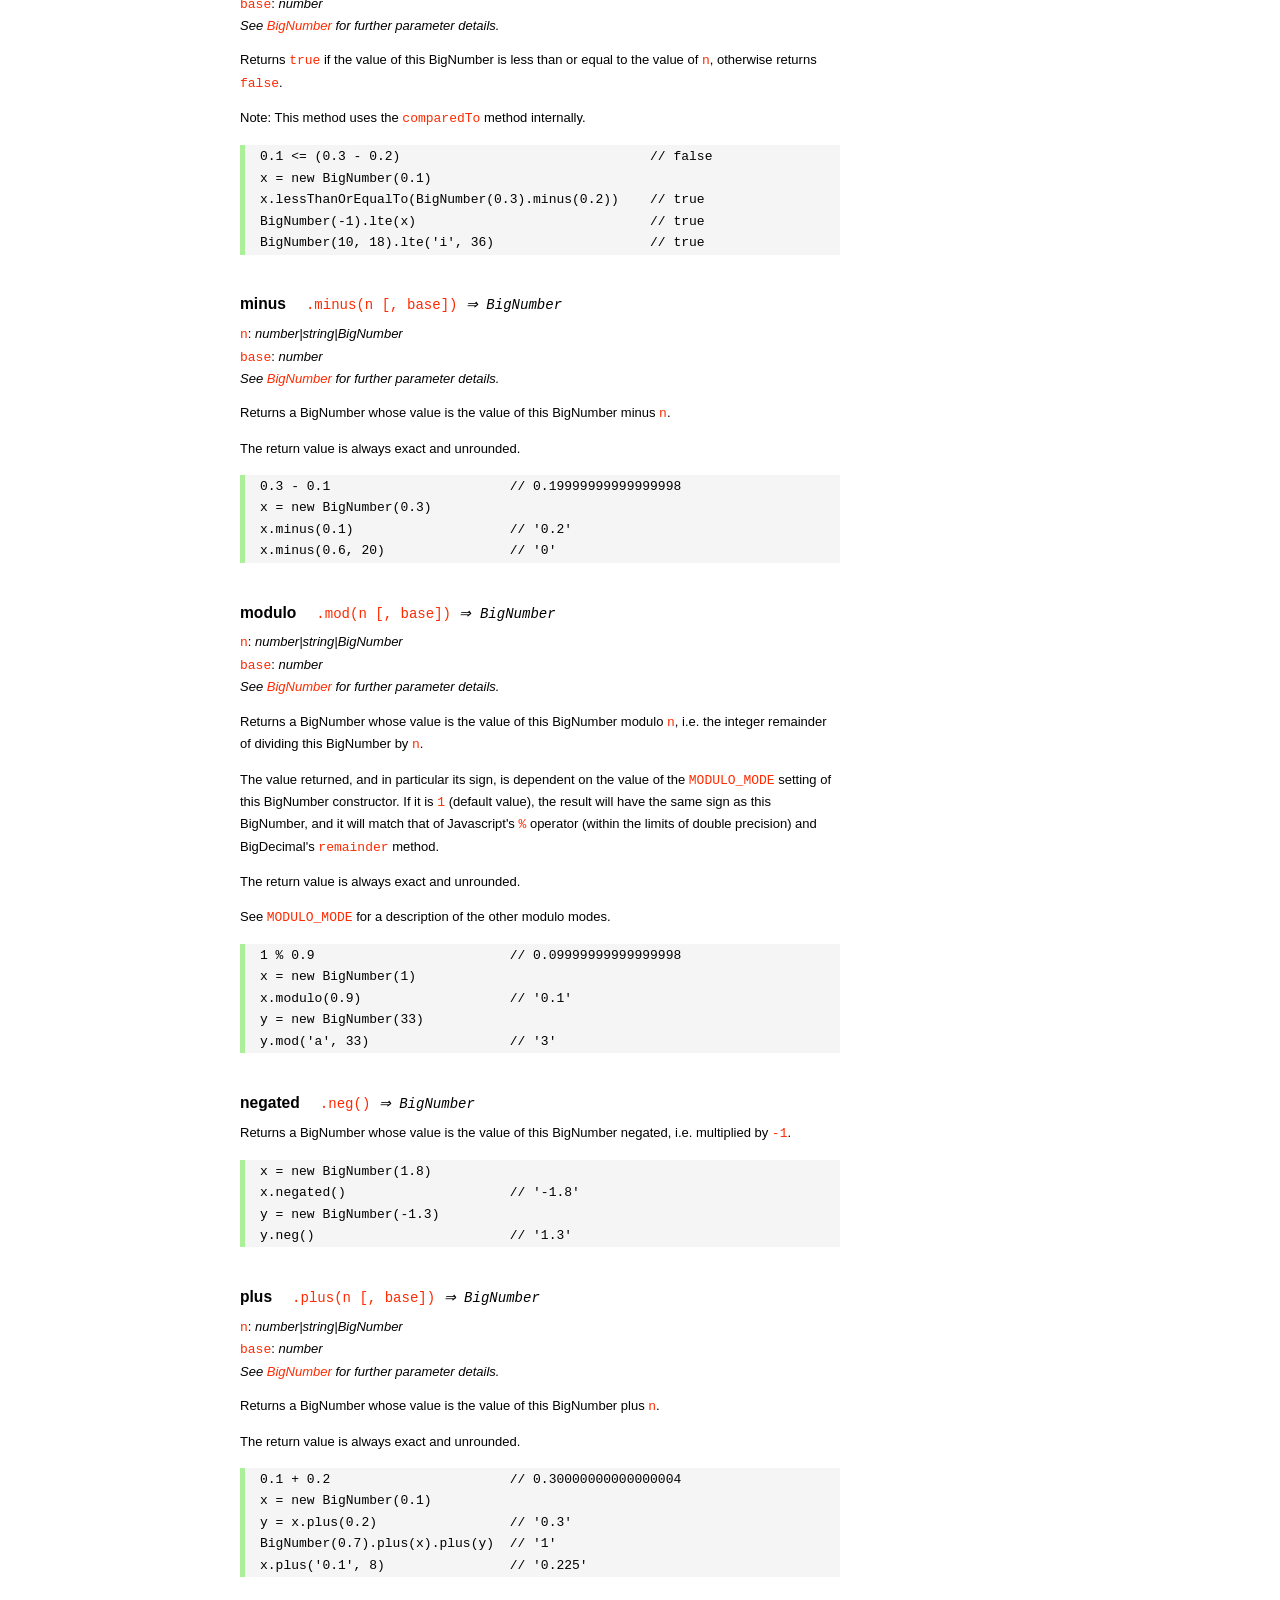
<file: node_modules/bignumber.js/doc/API.html>
<!DOCTYPE HTML>
<html>
<head>
<meta charset="utf-8">
<meta http-equiv="X-UA-Compatible" content="IE=edge">
<meta name="Author" content="M Mclaughlin">
<title>bignumber.js API</title>
<style>
html{font-size:100%}
body{background:#fff;font-family:"Helvetica Neue",Helvetica,Arial,sans-serif;font-size:13px;
  line-height:1.65em;min-height:100%;margin:0}
body,i{color:#000}
.nav{background:#fff;position:fixed;top:0;bottom:0;left:0;width:200px;overflow-y:auto;
  padding:15px 0 30px 15px}
div.container{width:600px;margin:50px 0 50px 240px}
p{margin:0 0 1em;width:600px}
pre,ul{margin:1em 0}
h1,h2,h3,h4,h5{margin:0;padding:1.5em 0 0}
h1,h2{padding:.75em 0}
!h1{font:400 3em Consolas,monaco,monospace;color:#000;margin-bottom:1em}
h1{font:400 3em Verdana,sans-serif;color:#000;margin-bottom:1em}
h2{font-size:2.25em;color:#ff2a00}
h3{font-size:1.75em;color:#4dc71f}
h4{font-size:1.75em;color:#ff2a00;padding-bottom:.75em}
h5{font-size:1.2em;margin-bottom:.4em}
h6{font-size:1.1em;margin-bottom:0.8em;padding:0.5em 0}
dd{padding-top:.35em}
dt{padding-top:.5em}
b{font-weight:700}
dt b{font-size:1.3em}
a,a:visited{color:#ff2a00;text-decoration:none}
a:active,a:hover{outline:0;text-decoration:underline}
.nav a,.nav b,.nav a:visited{display:block;color:#ff2a00;font-weight:700; margin-top:15px}
.nav b{color:#4dc71f;margin-top:20px;cursor:default;width:auto}
ul{list-style-type:none;padding:0 0 0 20px}
.nav ul{line-height:14px;padding-left:0;margin:5px 0 0}
.nav ul a,.nav ul a:visited,span{display:inline;color:#000;font-family:Verdana,Geneva,sans-serif;
  font-size:11px;font-weight:400;margin:0}
.inset,ul.inset{margin-left:20px}
.inset{font-size:.9em}
.nav li{width:auto;margin:0 0 3px}
.alias{font-style:italic;margin-left:20px}
table{border-collapse:collapse;border-spacing:0;border:2px solid #a7dbd8;margin:1.75em 0;padding:0}
td,th{text-align:left;margin:0;padding:2px 5px;border:1px dotted #a7dbd8}
th{border-top:2px solid #a7dbd8;border-bottom:2px solid #a7dbd8;color:#ff2a00}
code,pre{font-family:Consolas, monaco, monospace;font-weight:400}
pre{background:#f5f5f5;white-space:pre-wrap;word-wrap:break-word;border-left:5px solid #abef98;
  padding:1px 0 1px 15px;margin:1.2em 0}
code,.nav-title{color:#ff2a00}
.end{margin-bottom:25px}
.centre{text-align:center}
.error-table{font-size:13px;width:100%}
#faq{margin:3em 0 0}
li span{float:right;margin-right:10px;color:#c0c0c0}
#js{font:inherit;color:#4dc71f}
</style>
</head>
<body>

  <div class="nav">

    <a class='nav-title' href="#">API</a>

    <b> CONSTRUCTOR </b>
    <ul>
      <li><a href="#bignumber">BigNumber</a></li>
    </ul>

    <a href="#methods">Methods</a>
    <ul>
      <li><a href="#another">another</a></li>
      <li><a href="#config" >config</a></li>
      <li>
        <ul class="inset">
          <li><a href="#decimal-places">DECIMAL_PLACES</a></li>
          <li><a href="#rounding-mode" >ROUNDING_MODE</a></li>
          <li><a href="#exponential-at">EXPONENTIAL_AT</a></li>
          <li><a href="#range"         >RANGE</a></li>
          <li><a href="#errors"        >ERRORS</a></li>
          <li><a href="#crypto"        >CRYPTO</a></li>
          <li><a href="#modulo-mode"   >MODULO_MODE</a></li>
          <li><a href="#pow-precision" >POW_PRECISION</a></li>
          <li><a href="#format"        >FORMAT</a></li>
        </ul>
      </li>
      <li><a href="#is-bignumber">isBigNumber</a></li>
      <li><a href="#max">max</a></li>
      <li><a href="#min">min</a></li>
      <li><a href="#random">random</a></li>
    </ul>

    <a href="#constructor-properties">Properties</a>
    <ul>
      <li><a href="#round-up"        >ROUND_UP</a></li>
      <li><a href="#round-down"      >ROUND_DOWN</a></li>
      <li><a href="#round-ceil"      >ROUND_CEIL</a></li>
      <li><a href="#round-floor"     >ROUND_FLOOR</a></li>
      <li><a href="#round-half-up"   >ROUND_HALF_UP</a></li>
      <li><a href="#round-half-down" >ROUND_HALF_DOWN</a></li>
      <li><a href="#round-half-even" >ROUND_HALF_EVEN</a></li>
      <li><a href="#round-half-ceil" >ROUND_HALF_CEIL</a></li>
      <li><a href="#round-half-floor">ROUND_HALF_FLOOR</a></li>
    </ul>

    <b> INSTANCE </b>

    <a href="#prototype-methods">Methods</a>
    <ul>
      <li><a href="#abs"    >absoluteValue       </a><span>abs</span>     </li>
      <li><a href="#ceil"   >ceil                </a>                     </li>
      <li><a href="#cmp"    >comparedTo          </a><span>cmp</span>     </li>
      <li><a href="#dp"     >decimalPlaces       </a><span>dp</span>      </li>
      <li><a href="#div"    >dividedBy           </a><span>div</span>     </li>
      <li><a href="#divInt" >dividedToIntegerBy  </a><span>divToInt</span></li>
      <li><a href="#eq"     >equals              </a><span>eq</span>      </li>
      <li><a href="#floor"  >floor               </a>                     </li>
      <li><a href="#gt"     >greaterThan         </a><span>gt</span>      </li>
      <li><a href="#gte"    >greaterThanOrEqualTo</a><span>gte</span>     </li>
      <li><a href="#isF"    >isFinite            </a>                     </li>
      <li><a href="#isInt"  >isInteger           </a><span>isInt</span>   </li>
      <li><a href="#isNaN"  >isNaN               </a>                     </li>
      <li><a href="#isNeg"  >isNegative          </a><span>isNeg</span>   </li>
      <li><a href="#isZ"    >isZero              </a>                     </li>
      <li><a href="#lt"     >lessThan            </a><span>lt</span>      </li>
      <li><a href="#lte"    >lessThanOrEqualTo   </a><span>lte</span>     </li>
      <li><a href="#minus"  >minus               </a><span>sub</span>     </li>
      <li><a href="#mod"    >modulo              </a><span>mod</span>     </li>
      <li><a href="#neg"    >negated             </a><span>neg</span>     </li>
      <li><a href="#plus"   >plus                </a><span>add</span>     </li>
      <li><a href="#sd"     >precision           </a><span>sd</span>      </li>
      <li><a href="#round"  >round               </a>                     </li>
      <li><a href="#shift"  >shift               </a>                     </li>
      <li><a href="#sqrt"   >squareRoot          </a><span>sqrt</span>    </li>
      <li><a href="#times"  >times               </a><span>mul</span>     </li>
      <li><a href="#toD"    >toDigits            </a>                     </li>
      <li><a href="#toE"    >toExponential       </a>                     </li>
      <li><a href="#toFix"  >toFixed             </a>                     </li>
      <li><a href="#toFor"  >toFormat            </a>                     </li>
      <li><a href="#toFr"   >toFraction          </a>                     </li>
      <li><a href="#toJSON" >toJSON              </a>                     </li>
      <li><a href="#toN"    >toNumber            </a>                     </li>
      <li><a href="#pow"    >toPower             </a><span>pow</span>     </li>
      <li><a href="#toP"    >toPrecision         </a>                     </li>
      <li><a href="#toS"    >toString            </a>                     </li>
      <li><a href="#trunc"  >truncated           </a><span>trunc</span>   </li>
      <li><a href="#valueOf">valueOf             </a>                     </li>
    </ul>

    <a href="#instance-properties">Properties</a>
    <ul>
      <li><a href="#coefficient">c: coefficient</a></li>
      <li><a href="#exponent"   >e: exponent</a></li>
      <li><a href="#sign"       >s: sign</a></li>
    </ul>

    <a href="#zero-nan-infinity">Zero, NaN &amp; Infinity</a>
    <a href="#Errors">Errors</a>
    <a class='end' href="#faq">FAQ</a>

  </div>

  <div class="container">

    <h1>bignumber<span id='js'>.js</span></h1>

    <p>A JavaScript library for arbitrary-precision arithmetic.</p>
    <p><a href="https://github.com/MikeMcl/bignumber.js">Hosted on GitHub</a>. </p>

    <h2>API</h2>

    <p>
      See the <a href='https://github.com/MikeMcl/bignumber.js'>README</a> on GitHub for a
      quick-start introduction.
    </p>
    <p>
      In all examples below, <code>var</code> and semicolons are not shown, and if a commented-out
      value is in quotes it means <code>toString</code> has been called on the preceding expression.
    </p>


    <h3>CONSTRUCTOR</h3>

    <h5 id="bignumber">
      BigNumber<code class='inset'>BigNumber(value [, base]) <i>&rArr; BigNumber</i></code>
    </h5>
    <dl>
      <dt><code>value</code></dt>
      <dd>
        <i>number|string|BigNumber</i>: see <a href='#range'>RANGE</a> for
        range.
      </dd>
      <dd>
        A numeric value.
      </dd>
      <dd>
        Legitimate values include &plusmn;<code>0</code>, &plusmn;<code>Infinity</code> and
        <code>NaN</code>.
      </dd>
      <dd>
        Values of type <em>number</em> with more than <code>15</code> significant digits are
        considered invalid (if <a href='#errors'><code>ERRORS</code></a> is true) as calling
        <code><a href='#toS'>toString</a></code> or <code><a href='#valueOf'>valueOf</a></code> on
        such numbers may not result in the intended value.
        <pre>console.log( 823456789123456.3 );    // 823456789123456.2</pre>
      </dd>
      <dd>
        There is no limit to the number of digits of a value of type <em>string</em> (other than
        that of JavaScript's maximum array size).
      </dd>
      <dd>
        Decimal string values may be in exponential, as well as normal (fixed-point) notation.
        Non-decimal values must be in normal notation.
      </dd>
      <dd>
        String values in hexadecimal literal form, e.g. <code>'0xff'</code>, are valid, as are
        string values with the octal and binary prefixs <code>'0o'</code> and <code>'0b'</code>.
        String values in octal literal form without the prefix will be interpreted as
        decimals, e.g. <code>'011'</code> is interpreted as 11, not 9.
      </dd>
      <dd>Values in any base may have fraction digits.</dd>
      <dd>
        For bases from <code>10</code> to <code>36</code>, lower and/or upper case letters can be
        used to represent values from <code>10</code> to <code>35</code>.
      </dd>
      <dd>
        For bases above 36, <code>a-z</code> represents values from <code>10</code> to
        <code>35</code>, <code>A-Z</code> from <code>36</code> to <code>61</code>, and
        <code>$</code> and <code>_</code> represent <code>62</code> and <code>63</code> respectively
        <i>(this can be changed by editing the <code>ALPHABET</code> variable near the top of the
        source file)</i>.
      </dd>
    </dl>
    <dl>
      <dt><code>base</code></dt>
      <dd>
        <i>number</i>: integer, <code>2</code> to <code>64</code> inclusive
      </dd>
      <dd>The base of <code>value</code>.</dd>
      <dd>
        If <code>base</code> is omitted, or is <code>null</code> or <code>undefined</code>, base
        <code>10</code> is assumed.
      </dd>
    </dl>
    <br />
    <p>Returns a new instance of a BigNumber object.</p>
    <p>
      If a base is specified, the value is rounded according to
      the current <a href='#decimal-places'><code>DECIMAL_PLACES</code></a> and
      <a href='#rounding-mode'><code>ROUNDING_MODE</code></a> configuration.
    </p>
    <p>
      See <a href='#Errors'>Errors</a> for the treatment of an invalid <code>value</code> or
      <code>base</code>.
    </p>
    <pre>
x = new BigNumber(9)                       // '9'
y = new BigNumber(x)                       // '9'

// 'new' is optional if ERRORS is false
BigNumber(435.345)                         // '435.345'

new BigNumber('5032485723458348569331745.33434346346912144534543')
new BigNumber('4.321e+4')                  // '43210'
new BigNumber('-735.0918e-430')            // '-7.350918e-428'
new BigNumber(Infinity)                    // 'Infinity'
new BigNumber(NaN)                         // 'NaN'
new BigNumber('.5')                        // '0.5'
new BigNumber('+2')                        // '2'
new BigNumber(-10110100.1, 2)              // '-180.5'
new BigNumber(-0b10110100.1)               // '-180.5'
new BigNumber('123412421.234324', 5)       // '607236.557696'
new BigNumber('ff.8', 16)                  // '255.5'
new BigNumber('0xff.8')                    // '255.5'</pre>
    <p>
      The following throws <code>'not a base 2 number'</code> if
      <a href='#errors'><code>ERRORS</code></a> is true, otherwise it returns a BigNumber with value
      <code>NaN</code>.
    </p>
    <pre>new BigNumber(9, 2)</pre>
    <p>
      The following throws <code>'number type has more than 15 significant digits'</code> if
      <a href='#errors'><code>ERRORS</code></a> is true, otherwise it returns a BigNumber with value
      <code>96517860459076820</code>.
    </p>
    <pre>new BigNumber(96517860459076817.4395)</pre>
    <p>
      The following throws <code>'not a number'</code> if <a href='#errors'><code>ERRORS</code></a>
      is true, otherwise it returns a BigNumber with value <code>NaN</code>.
    </p>
    <pre>new BigNumber('blurgh')</pre>
    <p>
      A value is only rounded by the constructor if a base is specified.
    </p>
    <pre>BigNumber.config({ DECIMAL_PLACES: 5 })
new BigNumber(1.23456789)                  // '1.23456789'
new BigNumber(1.23456789, 10)              // '1.23457'</pre>



    <h4 id="methods">Methods</h4>
     <p>The static methods of a BigNumber constructor.</p>




    <h5 id="another">
       another<code class='inset'>.another([obj]) <i>&rArr; BigNumber constructor</i></code>
    </h5>
    <p><code>obj</code>: <i>object</i></p>
    <p>
      Returns a new independent BigNumber constructor with configuration as described by
      <code>obj</code> (see <a href='#config'><code>config</code></a>), or with the default
      configuration if <code>obj</code> is <code>null</code> or <code>undefined</code>.
    </p>
    <pre>BigNumber.config({ DECIMAL_PLACES: 5 })
BN = BigNumber.another({ DECIMAL_PLACES: 9 })

x = new BigNumber(1)
y = new BN(1)

x.div(3)                        // 0.33333
y.div(3)                        // 0.333333333

// BN = BigNumber.another({ DECIMAL_PLACES: 9 }) is equivalent to:
BN = BigNumber.another()
BN.config({ DECIMAL_PLACES: 9 })</pre>



    <h5 id="config">config<code class='inset'>set([obj]) <i>&rArr; object</i></code></h5>
    <p>
      <code>obj</code>: <i>object</i>: an object that contains some or all of the following
      properties.
    </p>
    <p>Configures the settings for this particular BigNumber constructor.</p>
    <p><i>Note: the configuration can also be supplied as an argument list, see below.</i></p>
    <dl class='inset'>
      <dt id="decimal-places"><code><b>DECIMAL_PLACES</b></code></dt>
      <dd>
        <i>number</i>: integer, <code>0</code> to <code>1e+9</code> inclusive<br />
        Default value: <code>20</code>
      </dd>
      <dd>
        The <u>maximum</u> number of decimal places of the results of operations involving
        division, i.e. division, square root and base conversion operations, and power
        operations with negative exponents.<br />
      </dd>
      <dd>
      <pre>BigNumber.config({ DECIMAL_PLACES: 5 })
BigNumber.set({ DECIMAL_PLACES: 5 })    // equivalent
BigNumber.config(5)    // equivalent</pre>
      </dd>



      <dt id="rounding-mode"><code><b>ROUNDING_MODE</b></code></dt>
      <dd>
        <i>number</i>: integer, <code>0</code> to <code>8</code> inclusive<br />
        Default value: <code>4</code> <a href="#round-half-up">(<code>ROUND_HALF_UP</code>)</a>
      </dd>
      <dd>
        The rounding mode used in the above operations and the default rounding mode of
        <a href='#round'><code>round</code></a>,
        <a href='#toE'><code>toExponential</code></a>,
        <a href='#toFix'><code>toFixed</code></a>,
        <a href='#toFor'><code>toFormat</code></a> and
        <a href='#toP'><code>toPrecision</code></a>.
      </dd>
      <dd>The modes are available as enumerated properties of the BigNumber constructor.</dd>
       <dd>
      <pre>BigNumber.config({ ROUNDING_MODE: 0 })
BigNumber.config(null, BigNumber.ROUND_UP)    // equivalent</pre>
        </dd>



      <dt id="exponential-at"><code><b>EXPONENTIAL_AT</b></code></dt>
      <dd>
        <i>number</i>: integer, magnitude <code>0</code> to <code>1e+9</code> inclusive, or
        <br />
        <i>number</i>[]: [ integer <code>-1e+9</code> to <code>0</code> inclusive, integer
        <code>0</code> to <code>1e+9</code> inclusive ]<br />
        Default value: <code>[-7, 20]</code>
      </dd>
      <dd>
        The exponent value(s) at which <code>toString</code> returns exponential notation.
      </dd>
      <dd>
        If a single number is assigned, the value is the exponent magnitude.<br />
        If an array of two numbers is assigned then the first number is the negative exponent
        value at and beneath which exponential notation is used, and the second number is the
        positive exponent value at and above which the same.
      </dd>
      <dd>
        For example, to emulate JavaScript numbers in terms of the exponent values at which they
        begin to use exponential notation, use <code>[-7, 20]</code>.
      </dd>
      <dd>
      <pre>BigNumber.config({ EXPONENTIAL_AT: 2 })
new BigNumber(12.3)         // '12.3'        e is only 1
new BigNumber(123)          // '1.23e+2'
new BigNumber(0.123)        // '0.123'       e is only -1
new BigNumber(0.0123)       // '1.23e-2'

BigNumber.config({ EXPONENTIAL_AT: [-7, 20] })
new BigNumber(123456789)    // '123456789'   e is only 8
new BigNumber(0.000000123)  // '1.23e-7'

// Almost never return exponential notation:
BigNumber.config({ EXPONENTIAL_AT: 1e+9 })

// Always return exponential notation:
BigNumber.config({ EXPONENTIAL_AT: 0 })</pre>
      </dd>
      <dd>
        Regardless of the value of <code>EXPONENTIAL_AT</code>, the <code>toFixed</code> method
        will always return a value in normal notation and the <code>toExponential</code> method
        will always return a value in exponential form.
      </dd>
      <dd>
        Calling <code>toString</code> with a base argument, e.g. <code>toString(10)</code>, will
        also always return normal notation.
      </dd>



      <dt id="range"><code><b>RANGE</b></code></dt>
      <dd>
        <i>number</i>: integer, magnitude <code>1</code> to <code>1e+9</code> inclusive, or
        <br />
        <i>number</i>[]: [ integer <code>-1e+9</code> to <code>-1</code> inclusive, integer
        <code>1</code> to <code>1e+9</code> inclusive ]<br />
        Default value: <code>[-1e+9, 1e+9]</code>
      </dd>
      <dd>
        The exponent value(s) beyond which overflow to <code>Infinity</code> and underflow to
        zero occurs.
      </dd>
      <dd>
        If a single number is assigned, it is the maximum exponent magnitude: values wth a
        positive exponent of greater magnitude become <code>Infinity</code> and those with a
        negative exponent of greater magnitude become zero.
      <dd>
        If an array of two numbers is assigned then the first number is the negative exponent
        limit and the second number is the positive exponent limit.
      </dd>
      <dd>
        For example, to emulate JavaScript numbers in terms of the exponent values at which they
        become zero and <code>Infinity</code>, use <code>[-324, 308]</code>.
      </dd>
      <dd>
      <pre>BigNumber.config({ RANGE: 500 })
BigNumber.config().RANGE     // [ -500, 500 ]
new BigNumber('9.999e499')   // '9.999e+499'
new BigNumber('1e500')       // 'Infinity'
new BigNumber('1e-499')      // '1e-499'
new BigNumber('1e-500')      // '0'

BigNumber.config({ RANGE: [-3, 4] })
new BigNumber(99999)         // '99999'      e is only 4
new BigNumber(100000)        // 'Infinity'   e is 5
new BigNumber(0.001)         // '0.01'       e is only -3
new BigNumber(0.0001)        // '0'          e is -4</pre>
      </dd>
      <dd>
        The largest possible magnitude of a finite BigNumber is
        <code>9.999...e+1000000000</code>.<br />
        The smallest possible magnitude of a non-zero BigNumber is <code>1e-1000000000</code>.
      </dd>



      <dt id="errors"><code><b>ERRORS</b></code></dt>
      <dd>
        <i>boolean|number</i>: <code>true</code>, <code>false</code>, <code>0</code> or
        <code>1</code>.<br />
        Default value: <code>true</code>
      </dd>
      <dd>
        The value that determines whether BigNumber Errors are thrown.<br />
        If <code>ERRORS</code> is false, no errors will be thrown.
      </dd>
      <dd>See <a href='#Errors'>Errors</a>.</dd>
      <dd><pre>BigNumber.config({ ERRORS: false })</pre></dd>



      <dt id="crypto"><code><b>CRYPTO</b></code></dt>
      <dd>
        <i>boolean|number</i>: <code>true</code>, <code>false</code>, <code>0</code> or
        <code>1</code>.<br />
        Default value: <code>false</code>
      </dd>
      <dd>
        The value that determines whether cryptographically-secure pseudo-random number
        generation is used.
      </dd>
      <dd>
        If <code>CRYPTO</code> is set to <code>true</code> then the
        <a href='#random'><code>random</code></a> method will generate random digits using
        <code>crypto.getRandomValues</code> in browsers that support it, or
        <code>crypto.randomBytes</code> if using a version of Node.js that supports it.
      </dd>
      <dd>
        If neither function is supported by the host environment then attempting to set
        <code>CRYPTO</code> to <code>true</code> will fail, and if <code>ERRORS</code>
        is <code>true</code> an exception will be thrown.
      </dd>
      <dd>
        If <code>CRYPTO</code> is <code>false</code> then the source of randomness used will be
        <code>Math.random</code> (which is assumed to generate at least <code>30</code> bits of
        randomness).
      </dd>
      <dd>See <a href='#random'><code>random</code></a>.</dd>
      <dd>
      <pre>BigNumber.config({ CRYPTO: true })
BigNumber.config().CRYPTO       // true
BigNumber.random()              // 0.54340758610486147524</pre>
      </dd>



      <dt id="modulo-mode"><code><b>MODULO_MODE</b></code></dt>
      <dd>
        <i>number</i>: integer, <code>0</code> to <code>9</code> inclusive<br />
        Default value: <code>1</code> (<a href="#round-down"><code>ROUND_DOWN</code></a>)
      </dd>
      <dd>The modulo mode used when calculating the modulus: <code>a mod n</code>.</dd>
      <dd>
        The quotient, <code>q = a / n</code>, is calculated according to the
        <a href='#rounding-mode'><code>ROUNDING_MODE</code></a> that corresponds to the chosen
        <code>MODULO_MODE</code>.
      </dd>
      <dd>The remainder, <code>r</code>, is calculated as: <code>r = a - n * q</code>.</dd>
      <dd>
        The modes that are most commonly used for the modulus/remainder operation are shown in
        the following table. Although the other rounding modes can be used, they may not give
        useful results.
      </dd>
      <dd>
        <table>
          <tr><th>Property</th><th>Value</th><th>Description</th></tr>
          <tr>
            <td><b>ROUND_UP</b></td><td class='centre'>0</td>
            <td>
              The remainder is positive if the dividend is negative, otherwise it is negative.
            </td>
          </tr>
          <tr>
            <td><b>ROUND_DOWN</b></td><td class='centre'>1</td>
            <td>
              The remainder has the same sign as the dividend.<br />
              This uses 'truncating division' and matches the behaviour of JavaScript's
              remainder operator <code>%</code>.
            </td>
          </tr>
          <tr>
            <td><b>ROUND_FLOOR</b></td><td class='centre'>3</td>
            <td>
              The remainder has the same sign as the divisor.<br />
              This matches Python's <code>%</code> operator.
            </td>
          </tr>
          <tr>
            <td><b>ROUND_HALF_EVEN</b></td><td class='centre'>6</td>
            <td>The <i>IEEE 754</i> remainder function.</td>
          </tr>
           <tr>
             <td><b>EUCLID</b></td><td class='centre'>9</td>
             <td>
               The remainder is always positive. Euclidian division: <br />
               <code>q = sign(n) * floor(a / abs(n))</code>
             </td>
           </tr>
        </table>
      </dd>
      <dd>
        The rounding/modulo modes are available as enumerated properties of the BigNumber
        constructor.
      </dd>
      <dd>See <a href='#mod'><code>modulo</code></a>.</dd>
      <dd>
        <pre>BigNumber.config({ MODULO_MODE: BigNumber.EUCLID })
BigNumber.config({ MODULO_MODE: 9 })          // equivalent</pre>
      </dd>



      <dt id="pow-precision"><code><b>POW_PRECISION</b></code></dt>
      <dd>
        <i>number</i>: integer, <code>0</code> to <code>1e+9</code> inclusive.<br />
        Default value: <code>0</code>
      </dd>
      <dd>
        The <i>maximum</i> number of significant digits of the result of the power operation
        (unless a modulus is specified).
      </dd>
      <dd>If set to <code>0</code>, the number of signifcant digits will not be limited.</dd>
      <dd>See <a href='#pow'><code>toPower</code></a>.</dd>
      <dd><pre>BigNumber.config({ POW_PRECISION: 100 })</pre></dd>



      <dt id="format"><code><b>FORMAT</b></code></dt>
      <dd><i>object</i></dd>
      <dd>
        The <code>FORMAT</code> object configures the format of the string returned by the
        <a href='#toFor'><code>toFormat</code></a> method.
      </dd>
      <dd>
        The example below shows the properties of the <code>FORMAT</code> object that are
        recognised, and their default values.
      </dd>
      <dd>
         Unlike the other configuration properties, the values of the properties of the
         <code>FORMAT</code> object will not be checked for validity. The existing
         <code>FORMAT</code> object will simply be replaced by the object that is passed in.
         Note that all the properties shown below do not have to be included.
      </dd>
      <dd>See <a href='#toFor'><code>toFormat</code></a> for examples of usage.</dd>
      <dd>
      <pre>
BigNumber.config({
    FORMAT: {
        // the decimal separator
        decimalSeparator: '.',
        // the grouping separator of the integer part
        groupSeparator: ',',
        // the primary grouping size of the integer part
        groupSize: 3,
        // the secondary grouping size of the integer part
        secondaryGroupSize: 0,
        // the grouping separator of the fraction part
        fractionGroupSeparator: ' ',
        // the grouping size of the fraction part
        fractionGroupSize: 0
    }
});</pre>
      </dd>
    </dl>
    <br />
    <p>Returns an object with the above properties and their current values.</p>
    <p>
      If the value to be assigned to any of the above properties is <code>null</code> or
      <code>undefined</code> it is ignored.
    </p>
    <p>See <a href='#Errors'>Errors</a> for the treatment of invalid values.</p>
    <pre>
BigNumber.config({
    DECIMAL_PLACES: 40,
    ROUNDING_MODE: BigNumber.ROUND_HALF_CEIL,
    EXPONENTIAL_AT: [-10, 20],
    RANGE: [-500, 500],
    ERRORS: true,
    CRYPTO: true,
    MODULO_MODE: BigNumber.ROUND_FLOOR,
    POW_PRECISION: 80,
    FORMAT: {
        groupSize: 3,
        groupSeparator: ' ',
        decimalSeparator: ','
    }
});

// Alternatively but equivalently (excluding FORMAT):
BigNumber.config( 40, 7, [-10, 20], 500, 1, 1, 3, 80 )

obj = BigNumber.config();
obj.ERRORS       // true
obj.RANGE        // [-500, 500]</pre>



    <h5 id="is-bignumber">
      isBigNumber<code class='inset'>.isBigNumber(n) <i>&rArr; boolean</i></code>
    </h5>
    <p><code>n</code>: <i>any</i></p>
    <p>
      Returns <code>true</code> if <code>n</code> is a BigNumber instance, otherwise returns
      <code>false</code>.
    </p>
    <pre>
x = 42
y = new BigNumber(x)
BigNumber.isBigNumber(x)             // false
BigNumber.isBigNumber(y)             // true

BN = BigNumber.another();
z = new BN(x)

BigNumber.isBigNumber(z)             // true</pre>



    <h5 id="max">
      max<code class='inset'>.max([arg1 [, arg2, ...]]) <i>&rArr; BigNumber</i></code>
    </h5>
    <p>
      <code>arg1</code>, <code>arg2</code>, ...: <i>number|string|BigNumber</i><br />
      <i>See <code><a href="#bignumber">BigNumber</a></code> for further parameter details.</i>
    </p>
    <p>
      Returns a BigNumber whose value is the maximum of <code>arg1</code>,
      <code>arg2</code>,... .
    </p>
    <p>The argument to this method can also be an array of values.</p>
    <p>The return value is always exact and unrounded.</p>
    <pre>x = new BigNumber('3257869345.0378653')
BigNumber.max(4e9, x, '123456789.9')          // '4000000000'

arr = [12, '13', new BigNumber(14)]
BigNumber.max(arr)                            // '14'</pre>



    <h5 id="min">
      min<code class='inset'>.min([arg1 [, arg2, ...]]) <i>&rArr; BigNumber</i></code>
    </h5>
    <p>
      <code>arg1</code>, <code>arg2</code>, ...: <i>number|string|BigNumber</i><br />
      <i>See <code><a href="#bignumber">BigNumber</a></code> for further parameter details.</i>
    </p>
    <p>
      Returns a BigNumber whose value is the minimum of <code>arg1</code>,
      <code>arg2</code>,... .
    </p>
    <p>The argument to this method can also be an array of values.</p>
    <p>The return value is always exact and unrounded.</p>
    <pre>x = new BigNumber('3257869345.0378653')
BigNumber.min(4e9, x, '123456789.9')          // '123456789.9'

arr = [2, new BigNumber(-14), '-15.9999', -12]
BigNumber.min(arr)                            // '-15.9999'</pre>



    <h5 id="random">
      random<code class='inset'>.random([dp]) <i>&rArr; BigNumber</i></code>
    </h5>
    <p><code>dp</code>: <i>number</i>: integer, <code>0</code> to <code>1e+9</code> inclusive</p>
    <p>
      Returns a new BigNumber with a pseudo-random value equal to or greater than <code>0</code> and
      less than <code>1</code>.
    </p>
    <p>
      The return value will have <code>dp</code> decimal places (or less if trailing zeros are
      produced).<br />
      If <code>dp</code> is omitted then the number of decimal places will default to the current
      <a href='#decimal-places'><code>DECIMAL_PLACES</code></a> setting.
    </p>
    <p>
      Depending on the value of this BigNumber constructor's
      <a href='#crypto'><code>CRYPTO</code></a> setting and the support for the
      <code>crypto</code> object in the host environment, the random digits of the return value are
      generated by either <code>Math.random</code> (fastest), <code>crypto.getRandomValues</code>
      (Web Cryptography API in recent browsers) or <code>crypto.randomBytes</code> (Node.js).
    </p>
    <p>
      If <a href='#crypto'><code>CRYPTO</code></a> is <code>true</code>, i.e. one of the
      <code>crypto</code> methods is to be used, the value of a returned BigNumber should be
      cryptographically-secure and statistically indistinguishable from a random value.
    </p>
    <pre>BigNumber.config({ DECIMAL_PLACES: 10 })
BigNumber.random()              // '0.4117936847'
BigNumber.random(20)            // '0.78193327636914089009'</pre>



    <h4 id="constructor-properties">Properties</h4>
    <p>
      The library's enumerated rounding modes are stored as properties of the constructor.<br />
      (They are not referenced internally by the library itself.)
    </p>
    <p>
      Rounding modes <code>0</code> to <code>6</code> (inclusive) are the same as those of Java's
      BigDecimal class.
    </p>
    <table>
      <tr>
        <th>Property</th>
        <th>Value</th>
        <th>Description</th>
      </tr>
      <tr>
        <td id="round-up"><b>ROUND_UP</b></td>
        <td class='centre'>0</td>
        <td>Rounds away from zero</td>
      </tr>
      <tr>
        <td id="round-down"><b>ROUND_DOWN</b></td>
        <td class='centre'>1</td>
        <td>Rounds towards zero</td>
      </tr>
      <tr>
        <td id="round-ceil"><b>ROUND_CEIL</b></td>
        <td class='centre'>2</td>
        <td>Rounds towards <code>Infinity</code></td>
      </tr>
      <tr>
        <td id="round-floor"><b>ROUND_FLOOR</b></td>
        <td class='centre'>3</td>
        <td>Rounds towards <code>-Infinity</code></td>
      </tr>
      <tr>
        <td id="round-half-up"><b>ROUND_HALF_UP</b></td>
        <td class='centre'>4</td>
        <td>
          Rounds towards nearest neighbour.<br />
          If equidistant, rounds away from zero
        </td>
      </tr>
      <tr>
        <td id="round-half-down"><b>ROUND_HALF_DOWN</b></td>
        <td class='centre'>5</td>
        <td>
          Rounds towards nearest neighbour.<br />
          If equidistant, rounds towards zero
        </td>
      </tr>
      <tr>
        <td id="round-half-even"><b>ROUND_HALF_EVEN</b></td>
        <td class='centre'>6</td>
        <td>
          Rounds towards nearest neighbour.<br />
          If equidistant, rounds towards even neighbour
        </td>
      </tr>
      <tr>
        <td id="round-half-ceil"><b>ROUND_HALF_CEIL</b></td>
        <td class='centre'>7</td>
        <td>
          Rounds towards nearest neighbour.<br />
          If equidistant, rounds towards <code>Infinity</code>
        </td>
      </tr>
      <tr>
        <td id="round-half-floor"><b>ROUND_HALF_FLOOR</b></td>
        <td class='centre'>8</td>
        <td>
          Rounds towards nearest neighbour.<br />
          If equidistant, rounds towards <code>-Infinity</code>
        </td>
      </tr>
    </table>
    <pre>
BigNumber.config({ ROUNDING_MODE: BigNumber.ROUND_CEIL })
BigNumber.config({ ROUNDING_MODE: 2 })     // equivalent</pre>


    <h3>INSTANCE</h3>

    <h4 id="prototype-methods">Methods</h4>
    <p>The methods inherited by a BigNumber instance from its constructor's prototype object.</p>
    <p>A BigNumber is immutable in the sense that it is not changed by its methods. </p>
    <p>
      The treatment of &plusmn;<code>0</code>, &plusmn;<code>Infinity</code> and <code>NaN</code> is
      consistent with how JavaScript treats these values.
    </p>
    <p>
      Many method names have a shorter alias.<br />
      (Internally, the library always uses the shorter method names.)
    </p>



    <h5 id="abs">absoluteValue<code class='inset'>.abs() <i>&rArr; BigNumber</i></code></h5>
    <p>
      Returns a BigNumber whose value is the absolute value, i.e. the magnitude, of the value of
      this BigNumber.
    </p>
    <p>The return value is always exact and unrounded.</p>
    <pre>
x = new BigNumber(-0.8)
y = x.absoluteValue()           // '0.8'
z = y.abs()                     // '0.8'</pre>



    <h5 id="ceil">ceil<code class='inset'>.ceil() <i>&rArr; BigNumber</i></code></h5>
    <p>
      Returns a BigNumber whose value is the value of this BigNumber rounded to
      a whole number in the direction of positive <code>Infinity</code>.
    </p>
    <pre>
x = new BigNumber(1.3)
x.ceil()                        // '2'
y = new BigNumber(-1.8)
y.ceil()                        // '-1'</pre>



    <h5 id="cmp">comparedTo<code class='inset'>.cmp(n [, base]) <i>&rArr; number</i></code></h5>
    <p>
      <code>n</code>: <i>number|string|BigNumber</i><br />
      <code>base</code>: <i>number</i><br />
      <i>See <a href="#bignumber">BigNumber</a> for further parameter details.</i>
    </p>
    <table>
      <tr><th>Returns</th><th>&nbsp;</th></tr>
      <tr>
        <td class='centre'><code>1</code></td>
        <td>If the value of this BigNumber is greater than the value of <code>n</code></td>
      </tr>
      <tr>
        <td class='centre'><code>-1</code></td>
        <td>If the value of this BigNumber is less than the value of <code>n</code></td>
      </tr>
      <tr>
        <td class='centre'><code>0</code></td>
        <td>If this BigNumber and <code>n</code> have the same value</td>
      </tr>
       <tr>
        <td class='centre'><code>null</code></td>
        <td>If the value of either this BigNumber or <code>n</code> is <code>NaN</code></td>
      </tr>
    </table>
    <pre>
x = new BigNumber(Infinity)
y = new BigNumber(5)
x.comparedTo(y)                 // 1
x.comparedTo(x.minus(1))        // 0
y.cmp(NaN)                      // null
y.cmp('110', 2)                 // -1</pre>



    <h5 id="dp">decimalPlaces<code class='inset'>.dp() <i>&rArr; number</i></code></h5>
    <p>
      Return the number of decimal places of the value of this BigNumber, or <code>null</code> if
      the value of this BigNumber is &plusmn;<code>Infinity</code> or <code>NaN</code>.
    </p>
    <pre>
x = new BigNumber(123.45)
x.decimalPlaces()               // 2
y = new BigNumber('9.9e-101')
y.dp()                          // 102</pre>



    <h5 id="div">dividedBy<code class='inset'>.div(n [, base]) <i>&rArr; BigNumber</i></code>
    </h5>
    <p>
      <code>n</code>: <i>number|string|BigNumber</i><br />
      <code>base</code>: <i>number</i><br />
      <i>See <a href="#bignumber">BigNumber</a> for further parameter details.</i>
    </p>
    <p>
      Returns a BigNumber whose value is the value of this BigNumber divided by
      <code>n</code>, rounded according to the current
      <a href='#decimal-places'><code>DECIMAL_PLACES</code></a> and
      <a href='#rounding-mode'><code>ROUNDING_MODE</code></a> configuration.
    </p>
    <pre>
x = new BigNumber(355)
y = new BigNumber(113)
x.dividedBy(y)                  // '3.14159292035398230088'
x.div(5)                        // '71'
x.div(47, 16)                   // '5'</pre>



    <h5 id="divInt">
      dividedToIntegerBy<code class='inset'>.divToInt(n [, base]) &rArr;
      <i>BigNumber</i></code>
    </h5>
    <p>
      <code>n</code>: <i>number|string|BigNumber</i><br />
      <code>base</code>: <i>number</i><br />
      <i>See <a href="#bignumber">BigNumber</a> for further parameter details.</i>
    </p>
    <p>
      Return a BigNumber whose value is the integer part of dividing the value of this BigNumber by
      <code>n</code>.
    </p>
    <pre>
x = new BigNumber(5)
y = new BigNumber(3)
x.dividedToIntegerBy(y)         // '1'
x.divToInt(0.7)                 // '7'
x.divToInt('0.f', 16)           // '5'</pre>



    <h5 id="eq">equals<code class='inset'>.eq(n [, base]) <i>&rArr; boolean</i></code></h5>
    <p>
      <code>n</code>: <i>number|string|BigNumber</i><br />
      <code>base</code>: <i>number</i><br />
      <i>See <a href="#bignumber">BigNumber</a> for further parameter details.</i>
    </p>
    <p>
      Returns <code>true</code> if the value of this BigNumber equals the value of <code>n</code>,
      otherwise returns <code>false</code>.<br />
      As with JavaScript, <code>NaN</code> does not equal <code>NaN</code>.
    </p>
    <p>Note: This method uses the <a href='#cmp'><code>comparedTo</code></a> method internally.</p>
    <pre>
0 === 1e-324                    // true
x = new BigNumber(0)
x.equals('1e-324')              // false
BigNumber(-0).eq(x)             // true  ( -0 === 0 )
BigNumber(255).eq('ff', 16)     // true

y = new BigNumber(NaN)
y.equals(NaN)                   // false</pre>



    <h5 id="floor">floor<code class='inset'>.floor() <i>&rArr; BigNumber</i></code></h5>
    <p>
      Returns a BigNumber whose value is the value of this BigNumber rounded to a whole number in
      the direction of negative <code>Infinity</code>.
    </p>
    <pre>
x = new BigNumber(1.8)
x.floor()                       // '1'
y = new BigNumber(-1.3)
y.floor()                       // '-2'</pre>



    <h5 id="gt">greaterThan<code class='inset'>.gt(n [, base]) <i>&rArr; boolean</i></code></h5>
    <p>
      <code>n</code>: <i>number|string|BigNumber</i><br />
      <code>base</code>: <i>number</i><br />
      <i>See <a href="#bignumber">BigNumber</a> for further parameter details.</i>
    </p>
    <p>
      Returns <code>true</code> if the value of this BigNumber is greater than the value of
      <code>n</code>, otherwise returns <code>false</code>.
    </p>
    <p>Note: This method uses the <a href='#cmp'><code>comparedTo</code></a> method internally.</p>
    <pre>
0.1 &gt; (0.3 - 0.2)                           // true
x = new BigNumber(0.1)
x.greaterThan(BigNumber(0.3).minus(0.2))    // false
BigNumber(0).gt(x)                          // false
BigNumber(11, 3).gt(11.1, 2)                // true</pre>



    <h5 id="gte">
      greaterThanOrEqualTo<code class='inset'>.gte(n [, base]) <i>&rArr; boolean</i></code>
    </h5>
    <p>
      <code>n</code>: <i>number|string|BigNumber</i><br />
      <code>base</code>: <i>number</i><br />
      <i>See <a href="#bignumber">BigNumber</a> for further parameter details.</i>
    </p>
    <p>
      Returns <code>true</code> if the value of this BigNumber is greater than or equal to the value
      of <code>n</code>, otherwise returns <code>false</code>.
    </p>
    <p>Note: This method uses the <a href='#cmp'><code>comparedTo</code></a> method internally.</p>
    <pre>
(0.3 - 0.2) &gt;= 0.1                   // false
x = new BigNumber(0.3).minus(0.2)
x.greaterThanOrEqualTo(0.1)          // true
BigNumber(1).gte(x)                  // true
BigNumber(10, 18).gte('i', 36)       // true</pre>



    <h5 id="isF">isFinite<code class='inset'>.isFinite() <i>&rArr; boolean</i></code></h5>
    <p>
      Returns <code>true</code> if the value of this BigNumber is a finite number, otherwise
      returns <code>false</code>.
    </p>
    <p>
      The only possible non-finite values of a BigNumber are <code>NaN</code>, <code>Infinity</code>
      and <code>-Infinity</code>.
    </p>
    <pre>
x = new BigNumber(1)
x.isFinite()                    // true
y = new BigNumber(Infinity)
y.isFinite()                    // false</pre>
    <p>
      Note: The native method <code>isFinite()</code> can be used if
      <code>n &lt;= Number.MAX_VALUE</code>.
    </p>



    <h5 id="isInt">isInteger<code class='inset'>.isInt() <i>&rArr; boolean</i></code></h5>
    <p>
      Returns <code>true</code> if the value of this BigNumber is a whole number, otherwise returns
      <code>false</code>.
    </p>
    <pre>
x = new BigNumber(1)
x.isInteger()                   // true
y = new BigNumber(123.456)
y.isInt()                       // false</pre>



    <h5 id="isNaN">isNaN<code class='inset'>.isNaN() <i>&rArr; boolean</i></code></h5>
    <p>
      Returns <code>true</code> if the value of this BigNumber is <code>NaN</code>, otherwise
      returns <code>false</code>.
    </p>
    <pre>
x = new BigNumber(NaN)
x.isNaN()                       // true
y = new BigNumber('Infinity')
y.isNaN()                       // false</pre>
    <p>Note: The native method <code>isNaN()</code> can also be used.</p>



    <h5 id="isNeg">isNegative<code class='inset'>.isNeg() <i>&rArr; boolean</i></code></h5>
    <p>
      Returns <code>true</code> if the value of this BigNumber is negative, otherwise returns
      <code>false</code>.
    </p>
    <pre>
x = new BigNumber(-0)
x.isNegative()                  // true
y = new BigNumber(2)
y.isNeg()                       // false</pre>
    <p>Note: <code>n &lt; 0</code> can be used if <code>n &lt;= -Number.MIN_VALUE</code>.</p>



    <h5 id="isZ">isZero<code class='inset'>.isZero() <i>&rArr; boolean</i></code></h5>
    <p>
      Returns <code>true</code> if the value of this BigNumber is zero or minus zero, otherwise
      returns <code>false</code>.
    </p>
    <pre>
x = new BigNumber(-0)
x.isZero() && x.isNeg()         // true
y = new BigNumber(Infinity)
y.isZero()                      // false</pre>
    <p>Note: <code>n == 0</code> can be used if <code>n &gt;= Number.MIN_VALUE</code>.</p>



    <h5 id="lt">lessThan<code class='inset'>.lt(n [, base]) <i>&rArr; boolean</i></code></h5>
    <p>
      <code>n</code>: <i>number|string|BigNumber</i><br />
      <code>base</code>: <i>number</i><br />
      <i>See <a href="#bignumber">BigNumber</a> for further parameter details.</i>
    </p>
    <p>
      Returns <code>true</code> if the value of this BigNumber is less than the value of
      <code>n</code>, otherwise returns <code>false</code>.
    </p>
     <p>Note: This method uses the <a href='#cmp'><code>comparedTo</code></a> method internally.</p>
    <pre>
(0.3 - 0.2) &lt; 0.1                     // true
x = new BigNumber(0.3).minus(0.2)
x.lessThan(0.1)                       // false
BigNumber(0).lt(x)                    // true
BigNumber(11.1, 2).lt(11, 3)          // true</pre>



    <h5 id="lte">
      lessThanOrEqualTo<code class='inset'>.lte(n [, base]) <i>&rArr; boolean</i></code>
    </h5>
    <p>
      <code>n</code>: <i>number|string|BigNumber</i><br />
      <code>base</code>: <i>number</i><br />
      <i>See <a href="#bignumber">BigNumber</a> for further parameter details.</i>
    </p>
    <p>
      Returns <code>true</code> if the value of this BigNumber is less than or equal to the value of
      <code>n</code>, otherwise returns <code>false</code>.
    </p>
    <p>Note: This method uses the <a href='#cmp'><code>comparedTo</code></a> method internally.</p>
    <pre>
0.1 &lt;= (0.3 - 0.2)                                // false
x = new BigNumber(0.1)
x.lessThanOrEqualTo(BigNumber(0.3).minus(0.2))    // true
BigNumber(-1).lte(x)                              // true
BigNumber(10, 18).lte('i', 36)                    // true</pre>



    <h5 id="minus">
      minus<code class='inset'>.minus(n [, base]) <i>&rArr; BigNumber</i></code>
    </h5>
    <p>
      <code>n</code>: <i>number|string|BigNumber</i><br />
      <code>base</code>: <i>number</i><br />
      <i>See <a href="#bignumber">BigNumber</a> for further parameter details.</i>
    </p>
    <p>Returns a BigNumber whose value is the value of this BigNumber minus <code>n</code>.</p>
    <p>The return value is always exact and unrounded.</p>
    <pre>
0.3 - 0.1                       // 0.19999999999999998
x = new BigNumber(0.3)
x.minus(0.1)                    // '0.2'
x.minus(0.6, 20)                // '0'</pre>



    <h5 id="mod">modulo<code class='inset'>.mod(n [, base]) <i>&rArr; BigNumber</i></code></h5>
    <p>
      <code>n</code>: <i>number|string|BigNumber</i><br />
      <code>base</code>: <i>number</i><br />
      <i>See <a href="#bignumber">BigNumber</a> for further parameter details.</i>
    </p>
    <p>
      Returns a BigNumber whose value is the value of this BigNumber modulo <code>n</code>, i.e.
      the integer remainder of dividing this BigNumber by <code>n</code>.
    </p>
    <p>
      The value returned, and in particular its sign, is dependent on the value of the
      <a href='#modulo-mode'><code>MODULO_MODE</code></a> setting of this BigNumber constructor.
      If it is <code>1</code> (default value), the result will have the same sign as this BigNumber,
      and it will match that of Javascript's <code>%</code> operator (within the limits of double
      precision) and BigDecimal's <code>remainder</code> method.
    </p>
    <p>The return value is always exact and unrounded.</p>
    <p>
      See <a href='#modulo-mode'><code>MODULO_MODE</code></a> for a description of the other
      modulo modes.
    </p>
    <pre>
1 % 0.9                         // 0.09999999999999998
x = new BigNumber(1)
x.modulo(0.9)                   // '0.1'
y = new BigNumber(33)
y.mod('a', 33)                  // '3'</pre>



    <h5 id="neg">negated<code class='inset'>.neg() <i>&rArr; BigNumber</i></code></h5>
    <p>
      Returns a BigNumber whose value is the value of this BigNumber negated, i.e. multiplied by
      <code>-1</code>.
    </p>
    <pre>
x = new BigNumber(1.8)
x.negated()                     // '-1.8'
y = new BigNumber(-1.3)
y.neg()                         // '1.3'</pre>



    <h5 id="plus">plus<code class='inset'>.plus(n [, base]) <i>&rArr; BigNumber</i></code></h5>
    <p>
      <code>n</code>: <i>number|string|BigNumber</i><br />
      <code>base</code>: <i>number</i><br />
      <i>See <a href="#bignumber">BigNumber</a> for further parameter details.</i>
    </p>
    <p>Returns a BigNumber whose value is the value of this BigNumber plus <code>n</code>.</p>
    <p>The return value is always exact and unrounded.</p>
    <pre>
0.1 + 0.2                       // 0.30000000000000004
x = new BigNumber(0.1)
y = x.plus(0.2)                 // '0.3'
BigNumber(0.7).plus(x).plus(y)  // '1'
x.plus('0.1', 8)                // '0.225'</pre>



    <h5 id="sd">precision<code class='inset'>.sd([z]) <i>&rArr; number</i></code></h5>
    <p>
      <code>z</code>: <i>boolean|number</i>: <code>true</code>, <code>false</code>, <code>0</code>
      or <code>1</code>
    </p>
    <p>Returns the number of significant digits of the value of this BigNumber.</p>
    <p>
      If <code>z</code> is <code>true</code> or <code>1</code> then any trailing zeros of the
      integer part of a number are counted as significant digits, otherwise they are not.
    </p>
    <pre>
x = new BigNumber(1.234)
x.precision()                   // 4
y = new BigNumber(987000)
y.sd()                          // 3
y.sd(true)                      // 6</pre>



    <h5 id="round">round<code class='inset'>.round([dp [, rm]]) <i>&rArr; BigNumber</i></code></h5>
    <p>
      <code>dp</code>: <i>number</i>: integer, <code>0</code> to <code>1e+9</code> inclusive<br />
      <code>rm</code>: <i>number</i>: integer, <code>0</code> to <code>8</code> inclusive
    </p>
    <p>
      Returns a BigNumber whose value is the value of this BigNumber rounded by rounding mode
      <code>rm</code> to a maximum of <code>dp</code> decimal places.
    </p>
    <p>
      if <code>dp</code> is omitted, or is <code>null</code> or <code>undefined</code>, the
      return value is <code>n</code> rounded to a whole number.<br />
      if <code>rm</code> is omitted, or is <code>null</code> or <code>undefined</code>,
      <a href='#rounding-mode'><code>ROUNDING_MODE</code></a> is used.
    </p>
    <p>
      See <a href='#Errors'>Errors</a> for the treatment of other non-integer or out of range
      <code>dp</code> or <code>rm</code> values.
    </p>
    <pre>
x = 1234.56
Math.round(x)                             // 1235

y = new BigNumber(x)
y.round()                                 // '1235'
y.round(1)                                // '1234.6'
y.round(2)                                // '1234.56'
y.round(10)                               // '1234.56'
y.round(0, 1)                             // '1234'
y.round(0, 6)                             // '1235'
y.round(1, 1)                             // '1234.5'
y.round(1, BigNumber.ROUND_HALF_EVEN)     // '1234.6'
y                                         // '1234.56'</pre>



    <h5 id="shift">shift<code class='inset'>.shift(n) <i>&rArr; BigNumber</i></code></h5>
    <p>
      <code>n</code>: <i>number</i>: integer,
      <code>-9007199254740991</code> to <code>9007199254740991</code> inclusive
    </p>
    <p>
      Returns a BigNumber whose value is the value of this BigNumber shifted <code>n</code> places.
    <p>
      The shift is of the decimal point, i.e. of powers of ten, and is to the left if <code>n</code>
      is negative or to the right if <code>n</code> is positive.
    </p>
    <p>The return value is always exact and unrounded.</p>
    <pre>
x = new BigNumber(1.23)
x.shift(3)                      // '1230'
x.shift(-3)                     // '0.00123'</pre>



    <h5 id="sqrt">squareRoot<code class='inset'>.sqrt() <i>&rArr; BigNumber</i></code></h5>
    <p>
      Returns a BigNumber whose value is the square root of the value of this BigNumber,
      rounded according to the current
      <a href='#decimal-places'><code>DECIMAL_PLACES</code></a> and
      <a href='#rounding-mode'><code>ROUNDING_MODE</code></a> configuration.
    </p>
    <p>
      The return value will be correctly rounded, i.e. rounded as if the result was first calculated
      to an infinite number of correct digits before rounding.
    </p>
    <pre>
x = new BigNumber(16)
x.squareRoot()                  // '4'
y = new BigNumber(3)
y.sqrt()                        // '1.73205080756887729353'</pre>



    <h5 id="times">times<code class='inset'>.times(n [, base]) <i>&rArr; BigNumber</i></code></h5>
    <p>
      <code>n</code>: <i>number|string|BigNumber</i><br />
      <code>base</code>: <i>number</i><br />
      <i>See <a href="#bignumber">BigNumber</a> for further parameter details.</i>
    </p>
    <p>Returns a BigNumber whose value is the value of this BigNumber times <code>n</code>.</p>
    <p>The return value is always exact and unrounded.</p>
    <pre>
0.6 * 3                         // 1.7999999999999998
x = new BigNumber(0.6)
y = x.times(3)                  // '1.8'
BigNumber('7e+500').times(y)    // '1.26e+501'
x.times('-a', 16)               // '-6'</pre>



    <h5 id="toD">
      toDigits<code class='inset'>.toDigits([sd [, rm]]) <i>&rArr; BigNumber</i></code>
    </h5>
    <p>
      <code>sd</code>: <i>number</i>: integer, <code>1</code> to <code>1e+9</code> inclusive.<br />
      <code>rm</code>: <i>number</i>: integer, <code>0</code> to <code>8</code> inclusive.
    </p>
    <p>
      Returns a BigNumber whose value is the value of this BigNumber rounded to <code>sd</code>
      significant digits using rounding mode <code>rm</code>.
    </p>
    <p>
      If <code>sd</code> is omitted or is <code>null</code> or <code>undefined</code>, the return
      value will not be rounded.<br />
      If <code>rm</code> is omitted or is <code>null</code> or <code>undefined</code>,
      <a href='#rounding-mode'><code>ROUNDING_MODE</code></a> will be used.
    </p>
    <p>
      See <a href='#Errors'>Errors</a> for the treatment of other non-integer or out of range
      <code>sd</code> or <code>rm</code> values.
    </p>
    <pre>
BigNumber.config({ precision: 5, rounding: 4 })
x = new BigNumber(9876.54321)

x.toDigits()                          // '9876.5'
x.toDigits(6)                         // '9876.54'
x.toDigits(6, BigNumber.ROUND_UP)     // '9876.55'
x.toDigits(2)                         // '9900'
x.toDigits(2, 1)                      // '9800'
x                                     // '9876.54321'</pre>



    <h5 id="toE">
      toExponential<code class='inset'>.toExponential([dp [, rm]]) <i>&rArr; string</i></code>
    </h5>
    <p>
      <code>dp</code>: <i>number</i>: integer, <code>0</code> to <code>1e+9</code> inclusive<br />
      <code>rm</code>: <i>number</i>: integer, <code>0</code> to <code>8</code> inclusive
    </p>
    <p>
      Returns a string representing the value of this BigNumber in exponential notation rounded
      using rounding mode <code>rm</code> to <code>dp</code> decimal places, i.e with one digit
      before the decimal point and <code>dp</code> digits after it.
    </p>
    <p>
      If the value of this BigNumber in exponential notation has fewer than <code>dp</code> fraction
      digits, the return value will be appended with zeros accordingly.
    </p>
    <p>
      If <code>dp</code> is omitted, or is <code>null</code> or <code>undefined</code>, the number
      of digits after the decimal point defaults to the minimum number of digits necessary to
      represent the value exactly.<br />
      If <code>rm</code> is omitted or is <code>null</code> or <code>undefined</code>,
      <a href='#rounding-mode'><code>ROUNDING_MODE</code></a> is used.
    </p>
    <p>
      See <a href='#Errors'>Errors</a> for the treatment of other non-integer or out of range
      <code>dp</code> or <code>rm</code> values.
    </p>
     <pre>
x = 45.6
y = new BigNumber(x)
x.toExponential()               // '4.56e+1'
y.toExponential()               // '4.56e+1'
x.toExponential(0)              // '5e+1'
y.toExponential(0)              // '5e+1'
x.toExponential(1)              // '4.6e+1'
y.toExponential(1)              // '4.6e+1'
y.toExponential(1, 1)           // '4.5e+1'  (ROUND_DOWN)
x.toExponential(3)              // '4.560e+1'
y.toExponential(3)              // '4.560e+1'</pre>



    <h5 id="toFix">
      toFixed<code class='inset'>.toFixed([dp [, rm]]) <i>&rArr; string</i></code>
    </h5>
    <p>
      <code>dp</code>: <i>number</i>: integer, <code>0</code> to <code>1e+9</code> inclusive<br />
      <code>rm</code>: <i>number</i>: integer, <code>0</code> to <code>8</code> inclusive
    </p>
    <p>
      Returns a string representing the value of this BigNumber in normal (fixed-point) notation
      rounded to <code>dp</code> decimal places using rounding mode <code>rm</code>.
    </p>
    <p>
      If the value of this BigNumber in normal notation has fewer than <code>dp</code> fraction
      digits, the return value will be appended with zeros accordingly.
    </p>
   <p>
      Unlike <code>Number.prototype.toFixed</code>, which returns exponential notation if a number
      is greater or equal to <code>10<sup>21</sup></code>, this method will always return normal
      notation.
    </p>
    <p>
      If <code>dp</code> is omitted or is <code>null</code> or <code>undefined</code>, the return
      value will be unrounded and in normal notation. This is also unlike
      <code>Number.prototype.toFixed</code>, which returns the value to zero decimal places.<br />
      It is useful when fixed-point notation is required and the current
      <a href="#exponential-at"><code>EXPONENTIAL_AT</code></a> setting causes
      <code><a href='#toS'>toString</a></code> to return exponential notation.<br />
      If <code>rm</code> is omitted or is <code>null</code> or <code>undefined</code>,
      <a href='#rounding-mode'><code>ROUNDING_MODE</code></a> is used.
    </p>
    <p>
      See <a href='#Errors'>Errors</a> for the treatment of other non-integer or out of range
      <code>dp</code> or <code>rm</code> values.
    </p>
    <pre>
x = 3.456
y = new BigNumber(x)
x.toFixed()                     // '3'
y.toFixed()                     // '3.456'
y.toFixed(0)                    // '3'
x.toFixed(2)                    // '3.46'
y.toFixed(2)                    // '3.46'
y.toFixed(2, 1)                 // '3.45'  (ROUND_DOWN)
x.toFixed(5)                    // '3.45600'
y.toFixed(5)                    // '3.45600'</pre>



    <h5 id="toFor">
      toFormat<code class='inset'>.toFormat([dp [, rm]]) <i>&rArr; string</i></code>
    </h5>
    <p>
      <code>dp</code>: <i>number</i>: integer, <code>0</code> to <code>1e+9</code> inclusive<br />
      <code>rm</code>: <i>number</i>: integer, <code>0</code> to <code>8</code> inclusive
    </p>
    <p>
      <p>
      Returns a string representing the value of this BigNumber in normal (fixed-point) notation
      rounded to <code>dp</code> decimal places using rounding mode <code>rm</code>, and formatted
      according to the properties of the <a href='#format'><code>FORMAT</code></a> object.
    </p>
    <p>
      See the examples below for the properties of the
      <a href='#format'><code>FORMAT</code></a> object, their types and their usage.
    </p>
    <p>
      If <code>dp</code> is omitted or is <code>null</code> or <code>undefined</code>, then the
      return value is not rounded to a fixed number of decimal places.<br />
      If <code>rm</code> is omitted or is <code>null</code> or <code>undefined</code>,
      <a href='#rounding-mode'><code>ROUNDING_MODE</code></a> is used.
    </p>
    <p>
      See <a href='#Errors'>Errors</a> for the treatment of other non-integer or out of range
      <code>dp</code> or <code>rm</code> values.
    </p>
    <pre>
format = {
    decimalSeparator: '.',
    groupSeparator: ',',
    groupSize: 3,
    secondaryGroupSize: 0,
    fractionGroupSeparator: ' ',
    fractionGroupSize: 0
}
BigNumber.config({ FORMAT: format })

x = new BigNumber('123456789.123456789')
x.toFormat()                    // '123,456,789.123456789'
x.toFormat(1)                   // '123,456,789.1'

// If a reference to the object assigned to FORMAT has been retained,
// the format properties can be changed directly
format.groupSeparator = ' '
format.fractionGroupSize = 5
x.toFormat()                    // '123 456 789.12345 6789'

BigNumber.config({
    FORMAT: {
        decimalSeparator = ',',
        groupSeparator = '.',
        groupSize = 3,
        secondaryGroupSize = 2
    }
})

x.toFormat(6)                   // '12.34.56.789,123'</pre>



    <h5 id="toFr">
      toFraction<code class='inset'>.toFraction([max]) <i>&rArr; [string, string]</i></code>
    </h5>
    <p>
      <code>max</code>: <i>number|string|BigNumber</i>: integer &gt;= <code>1</code> and &lt;
      <code>Infinity</code>
    </p>
    <p>
      Returns a string array representing the value of this BigNumber as a simple fraction with an
      integer numerator and an integer denominator. The denominator will be a positive non-zero
      value less than or equal to <code>max</code>.
    </p>
    <p>
      If a maximum denominator, <code>max</code>, is not specified, or is <code>null</code> or
      <code>undefined</code>, the denominator will be the lowest value necessary to represent the
      number exactly.
    </p>
    <p>
      See <a href='#Errors'>Errors</a> for the treatment of other non-integer or out of range
      <code>max</code> values.
    </p>
    <pre>
x = new BigNumber(1.75)
x.toFraction()                  // '7, 4'

pi = new BigNumber('3.14159265358')
pi.toFraction()                 // '157079632679,50000000000'
pi.toFraction(100000)           // '312689, 99532'
pi.toFraction(10000)            // '355, 113'
pi.toFraction(100)              // '311, 99'
pi.toFraction(10)               // '22, 7'
pi.toFraction(1)                // '3, 1'</pre>



    <h5 id="toJSON">toJSON<code class='inset'>.toJSON() <i>&rArr; string</i></code></h5>
    <p>As <code>valueOf</code>.</p>
    <pre>
x = new BigNumber('177.7e+457')
y = new BigNumber(235.4325)
z = new BigNumber('0.0098074')

// Serialize an array of three BigNumbers
str = JSON.stringify( [x, y, z] )
// "["1.777e+459","235.4325","0.0098074"]"

// Return an array of three BigNumbers
JSON.parse(str, function (key, val) {
    return key === '' ? val : new BigNumber(val)
})</pre>



    <h5 id="toN">toNumber<code class='inset'>.toNumber() <i>&rArr; number</i></code></h5>
    <p>Returns the value of this BigNumber as a JavaScript number primitive.</p>
    <p>
      Type coercion with, for example, the unary plus operator will also work, except that a
      BigNumber with the value minus zero will be converted to positive zero.
    </p>
    <pre>
x = new BigNumber(456.789)
x.toNumber()                    // 456.789
+x                              // 456.789

y = new BigNumber('45987349857634085409857349856430985')
y.toNumber()                    // 4.598734985763409e+34

z = new BigNumber(-0)
1 / +z                          // Infinity
1 / z.toNumber()                // -Infinity</pre>



    <h5 id="pow">toPower<code class='inset'>.pow(n [, m]) <i>&rArr; BigNumber</i></code></h5>
    <p>
      <code>n</code>: <i>number</i>: integer,
      <code>-9007199254740991</code> to <code>9007199254740991</code> inclusive<br />
      <code>m</code>: <i>number|string|BigNumber</i>
    </p>
    <p>
      Returns a BigNumber whose value is the value of this BigNumber raised to the power
      <code>n</code>, and optionally modulo a modulus <code>m</code>.
    </p>
    <p>
      If <code>n</code> is negative the result is rounded according to the current
      <a href='#decimal-places'><code>DECIMAL_PLACES</code></a> and
      <a href='#rounding-mode'><code>ROUNDING_MODE</code></a> configuration.
    </p>
    <p>
      If <code>n</code> is not an integer or is out of range:
    </p>
    <p class='inset'>
      If <code>ERRORS</code> is <code>true</code> a BigNumber Error is thrown,<br />
      else if <code>n</code> is greater than <code>9007199254740991</code>, it is interpreted as
      <code>Infinity</code>;<br />
      else if <code>n</code> is less than <code>-9007199254740991</code>, it is interpreted as
      <code>-Infinity</code>;<br />
      else if <code>n</code> is otherwise a number, it is truncated to an integer;<br />
      else it is interpreted as <code>NaN</code>.
    </p>
    <p>
      As the number of digits of the result of the power operation can grow so large so quickly,
      e.g. 123.456<sup>10000</sup> has over <code>50000</code> digits, the number of significant
      digits calculated is limited to the value of the
      <a href='#pow-precision'><code>POW_PRECISION</code></a> setting (unless a modulus
      <code>m</code> is specified).
    </p>
    <p>
      By default <a href='#pow-precision'><code>POW_PRECISION</code></a> is set to <code>0</code>.
      This means that an unlimited number of significant digits will be calculated, and that the
      method's performance will decrease dramatically for larger exponents.
    </p>
    <p>
      Negative exponents will be calculated to the number of decimal places specified by
      <a href='#decimal-places'><code>DECIMAL_PLACES</code></a> (but not to more than
      <a href='#pow-precision'><code>POW_PRECISION</code></a> significant digits).
    </p>
    <p>
      If <code>m</code> is specified and the value of <code>m</code>, <code>n</code> and this
      BigNumber are positive integers, then a fast modular exponentiation algorithm is used,
      otherwise if any of the values is not a positive integer the operation will simply be
      performed as <code>x.toPower(n).modulo(m)</code> with a
      <a href='#pow-precision'><code>POW_PRECISION</code></a> of <code>0</code>.
    </p>
    <pre>
Math.pow(0.7, 2)                // 0.48999999999999994
x = new BigNumber(0.7)
x.toPower(2)                    // '0.49'
BigNumber(3).pow(-2)            // '0.11111111111111111111'</pre>



    <h5 id="toP">
      toPrecision<code class='inset'>.toPrecision([sd [, rm]]) <i>&rArr; string</i></code>
    </h5>
    <p>
      <code>sd</code>: <i>number</i>: integer, <code>1</code> to <code>1e+9</code> inclusive<br />
      <code>rm</code>: <i>number</i>: integer, <code>0</code> to <code>8</code> inclusive
    </p>
    <p>
      Returns a string representing the value of this BigNumber rounded to <code>sd</code>
      significant digits using rounding mode <code>rm</code>.
    </p>
    <p>
      If <code>sd</code> is less than the number of digits necessary to represent the integer part
      of the value in normal (fixed-point) notation, then exponential notation is used.
    </p>
    <p>
      If <code>sd</code> is omitted, or is <code>null</code> or <code>undefined</code>, then the
      return value is the same as <code>n.toString()</code>.<br />
      If <code>rm</code> is omitted or is <code>null</code> or <code>undefined</code>,
      <a href='#rounding-mode'><code>ROUNDING_MODE</code></a> is used.
    </p>
    <p>
      See <a href='#Errors'>Errors</a> for the treatment of other non-integer or out of range
      <code>sd</code> or <code>rm</code> values.
    </p>
     <pre>
x = 45.6
y = new BigNumber(x)
x.toPrecision()                 // '45.6'
y.toPrecision()                 // '45.6'
x.toPrecision(1)                // '5e+1'
y.toPrecision(1)                // '5e+1'
y.toPrecision(2, 0)             // '4.6e+1'  (ROUND_UP)
y.toPrecision(2, 1)             // '4.5e+1'  (ROUND_DOWN)
x.toPrecision(5)                // '45.600'
y.toPrecision(5)                // '45.600'</pre>



    <h5 id="toS">toString<code class='inset'>.toString([base]) <i>&rArr; string</i></code></h5>
    <p><code>base</code>: <i>number</i>: integer, <code>2</code> to <code>64</code> inclusive</p>
    <p>
      Returns a string representing the value of this BigNumber in the specified base, or base
      <code>10</code> if <code>base</code> is omitted or is <code>null</code> or
      <code>undefined</code>.
    </p>
    <p>
      For bases above <code>10</code>, values from <code>10</code> to <code>35</code> are
      represented by <code>a-z</code> (as with <code>Number.prototype.toString</code>),
      <code>36</code> to <code>61</code> by <code>A-Z</code>, and <code>62</code> and
      <code>63</code> by <code>$</code> and <code>_</code> respectively.
    </p>
    <p>
      If a base is specified the value is rounded according to the current
      <a href='#decimal-places'><code>DECIMAL_PLACES</code></a>
      and <a href='#rounding-mode'><code>ROUNDING_MODE</code></a> configuration.
    </p>
    <p>
      If a base is not specified, and this BigNumber has a positive
      exponent that is equal to or greater than the positive component of the
      current <a href="#exponential-at"><code>EXPONENTIAL_AT</code></a> setting,
      or a negative exponent equal to or less than the negative component of the
      setting, then exponential notation is returned.
    </p>
    <p>If <code>base</code> is <code>null</code> or <code>undefined</code> it is ignored.</p>
    <p>
      See <a href='#Errors'>Errors</a> for the treatment of other non-integer or out of range
      <code>base</code> values.
    </p>
    <pre>
x = new BigNumber(750000)
x.toString()                    // '750000'
BigNumber.config({ EXPONENTIAL_AT: 5 })
x.toString()                    // '7.5e+5'

y = new BigNumber(362.875)
y.toString(2)                   // '101101010.111'
y.toString(9)                   // '442.77777777777777777778'
y.toString(32)                  // 'ba.s'

BigNumber.config({ DECIMAL_PLACES: 4 });
z = new BigNumber('1.23456789')
z.toString()                    // '1.23456789'
z.toString(10)                  // '1.2346'</pre>



    <h5 id="trunc">truncated<code class='inset'>.trunc() <i>&rArr; BigNumber</i></code></h5>
    <p>
      Returns a BigNumber whose value is the value of this BigNumber truncated to a whole number.
    </p>
    <pre>
x = new BigNumber(123.456)
x.truncated()                   // '123'
y = new BigNumber(-12.3)
y.trunc()                       // '-12'</pre>



    <h5 id="valueOf">valueOf<code class='inset'>.valueOf() <i>&rArr; string</i></code></h5>
    <p>
      As <code>toString</code>, but does not accept a base argument and includes the minus sign
      for negative zero.
    </p>
    <pre>
x = new BigNumber('-0')
x.toString()                    // '0'
x.valueOf()                     // '-0'
y = new BigNumber('1.777e+457')
y.valueOf()                     // '1.777e+457'</pre>



    <h4 id="instance-properties">Properties</h4>
    <p>A BigNumber is an object with three properties:</p>
    <table>
      <tr>
        <th>Property</th>
        <th>Description</th>
        <th>Type</th>
        <th>Value</th>
      </tr>
      <tr>
        <td class='centre' id='coefficient'><b>c</b></td>
        <td>coefficient<sup>*</sup></td>
        <td><i>number</i><code>[]</code></td>
        <td> Array of base <code>1e14</code> numbers</td>
      </tr>
      <tr>
        <td class='centre' id='exponent'><b>e</b></td>
        <td>exponent</td>
        <td><i>number</i></td>
        <td>Integer, <code>-1000000000</code> to <code>1000000000</code> inclusive</td>
      </tr>
      <tr>
        <td class='centre' id='sign'><b>s</b></td>
        <td>sign</td>
        <td><i>number</i></td>
        <td><code>-1</code> or <code>1</code></td>
      </tr>
    </table>
    <p><sup>*</sup>significand</p>
    <p>The value of any of the three properties may also be <code>null</code>. </p>
    <p>
      From v2.0.0 of this library, the value of the coefficient of a BigNumber is stored in a
      normalised base <code>100000000000000</code> floating point format, as opposed to the base
      <code>10</code> format used in v1.x.x
    </p>
    <p>
      This change means the properties of a BigNumber are now best considered to be read-only.
      Previously it was acceptable to change the exponent of a BigNumber by writing to its exponent
      property directly, but this is no longer recommended as the number of digits in the first
      element of the coefficient array is dependent on the exponent, so the coefficient would also
      need to be altered.
    </p>
    <p>
      Note that, as with JavaScript numbers, the original exponent and fractional trailing zeros are
      not necessarily preserved.
    </p>
    <pre>x = new BigNumber(0.123)              // '0.123'
x.toExponential()                     // '1.23e-1'
x.c                                   // '1,2,3'
x.e                                   // -1
x.s                                   // 1

y = new Number(-123.4567000e+2)       // '-12345.67'
y.toExponential()                     // '-1.234567e+4'
z = new BigNumber('-123.4567000e+2')  // '-12345.67'
z.toExponential()                     // '-1.234567e+4'
z.c                                   // '1,2,3,4,5,6,7'
z.e                                   // 4
z.s                                   // -1</pre>



    <h4 id="zero-nan-infinity">Zero, NaN and Infinity</h4>
    <p>
      The table below shows how &plusmn;<code>0</code>, <code>NaN</code> and
      &plusmn;<code>Infinity</code> are stored.
    </p>
    <table>
      <tr>
        <th> </th>
        <th class='centre'>c</th>
        <th class='centre'>e</th>
        <th class='centre'>s</th>
      </tr>
      <tr>
        <td>&plusmn;0</td>
        <td><code>[0]</code></td>
        <td><code>0</code></td>
        <td><code>&plusmn;1</code></td>
      </tr>
      <tr>
        <td>NaN</td>
        <td><code>null</code></td>
        <td><code>null</code></td>
        <td><code>null</code></td>
      </tr>
      <tr>
        <td>&plusmn;Infinity</td>
        <td><code>null</code></td>
        <td><code>null</code></td>
        <td><code>&plusmn;1</code></td>
      </tr>
    </table>
    <pre>
x = new Number(-0)              // 0
1 / x == -Infinity              // true

y = new BigNumber(-0)           // '0'
y.c                             // '0' ( [0].toString() )
y.e                             // 0
y.s                             // -1</pre>



    <h4 id='Errors'>Errors</h4>
    <p>
      The errors that are thrown are generic <code>Error</code> objects with <code>name</code>
      <i>BigNumber Error</i>.
    </p>
    <p>
      The table below shows the errors that may be thrown if <code>ERRORS</code> is
      <code>true</code>, and the action taken if <code>ERRORS</code> is <code>false</code>.
    </p>
    <table class='error-table'>
      <tr>
        <th>Method(s)</th>
        <th>ERRORS: true<br />Throw BigNumber Error</th>
        <th>ERRORS: false<br />Action on invalid argument</th>
      </tr>
      <tr>
        <td rowspan=5>
          <code>
            BigNumber<br />
            comparedTo<br />
            dividedBy<br />
            dividedToIntegerBy<br />
            equals<br />
            greaterThan<br />
            greaterThanOrEqualTo<br />
            lessThan<br />
            lessThanOrEqualTo<br />
            minus<br />
            modulo<br />
            plus<br />
            times
          </code></td>
        <td>number type has more than<br />15 significant digits</td>
        <td>Accept.</td>
      </tr>
      <tr>
        <td>not a base... number</td>
        <td>Substitute <code>NaN</code>.</td>
      </tr>
      <tr>
        <td>base not an integer</td>
        <td>Truncate to integer.<br />Ignore if not a number.</td>
      </tr>
      <tr>
        <td>base out of range</td>
        <td>Ignore.</td>
      </tr>
      <tr>
        <td>not a number<sup>*</sup></td>
        <td>Substitute <code>NaN</code>.</td>
      </tr>
      <tr>
        <td><code>another</code></td>
        <td>not an object</td>
        <td>Ignore.</td>
      </tr>
      <tr>
        <td rowspan=17><code>config</code></td>
        <td><code>DECIMAL_PLACES</code> not an integer</td>
        <td>Truncate to integer.<br />Ignore if not a number.</td>
      </tr>
      <tr>
        <td><code>DECIMAL_PLACES</code> out of range</td>
        <td>Ignore.</td>
      </tr>
      <tr>
        <td><code>ROUNDING_MODE</code> not an integer</td>
        <td>Truncate to integer.<br />Ignore if not a number.</td>
      </tr>
      <tr>
        <td><code>ROUNDING_MODE</code> out of range</td>
        <td>Ignore.</td>
      </tr>
      <tr>
        <td><code>EXPONENTIAL_AT</code> not an integer<br />or not [integer, integer]</td>
        <td>Truncate to integer(s).<br />Ignore if not number(s).</td>
      </tr>
      <tr>
        <td><code>EXPONENTIAL_AT</code> out of range<br />or not [negative, positive]</td>
        <td>Ignore.</td>
      </tr>
      <tr>
        <td><code>RANGE</code> not an integer<br />or not [integer, integer]</td>
        <td> Truncate to integer(s).<br />Ignore if not number(s).</td>
      </tr>
      <tr>
        <td><code>RANGE</code> cannot be zero</td>
        <td>Ignore.</td>
      </tr>
      <tr>
        <td><code>RANGE</code> out of range<br />or not [negative, positive]</td>
        <td>Ignore.</td>
      </tr>
      <tr>
        <td><code>ERRORS</code> not a boolean<br />or binary digit</td>
        <td>Ignore.</td>
      </tr>
      <tr>
        <td><code>CRYPTO</code> not a boolean<br />or binary digit</td>
        <td>Ignore.</td>
      </tr>
      <tr>
        <td><code>CRYPTO</code> crypto unavailable</td>
        <td>Ignore.</td>
      </tr>
      <tr>
        <td><code>MODULO_MODE</code> not an integer</td>
        <td>Truncate to integer.<br />Ignore if not a number.</td>
      </tr>
      <tr>
        <td><code>MODULO_MODE</code> out of range</td>
        <td>Ignore.</td>
      </tr>
      <tr>
        <td><code>POW_PRECISION</code> not an integer</td>
        <td>Truncate to integer.<br />Ignore if not a number.</td>
      </tr>
      <tr>
        <td><code>POW_PRECISION</code> out of range</td>
        <td>Ignore.</td>
      </tr>
      <tr>
        <td><code>FORMAT</code> not an object</td>
        <td>Ignore.</td>
      </tr>
      <tr>
        <td><code>precision</code></td>
        <td>argument not a boolean<br />or binary digit</td>
        <td>Ignore.</td>
      </tr>
      <tr>
        <td rowspan=4><code>round</code></td>
        <td>decimal places not an integer</td>
        <td>Truncate to integer.<br />Ignore if not a number.</td>
      </tr>
      <tr>
        <td>decimal places out of range</td>
        <td>Ignore.</td>
      </tr>
      <tr>
        <td>rounding mode not an integer</td>
        <td>Truncate to integer.<br />Ignore if not a number.</td>
      </tr>
      <tr>
        <td>rounding mode out of range</td>
        <td>Ignore.</td>
      </tr>
      <tr>
        <td rowspan=2><code>shift</code></td>
        <td>argument not an integer</td>
        <td>Truncate to integer.<br />Ignore if not a number.</td>
      </tr>
      <tr>
        <td>argument out of range</td>
        <td>Substitute &plusmn;<code>Infinity</code>.
      </tr>
      <tr>
        <td rowspan=4>
          <code>toExponential</code><br />
          <code>toFixed</code><br />
          <code>toFormat</code>
        </td>
        <td>decimal places not an integer</td>
        <td>Truncate to integer.<br />Ignore if not a number.</td>
      </tr>
      <tr>
        <td>decimal places out of range</td>
        <td>Ignore.</td>
      </tr>
      <tr>
        <td>rounding mode not an integer</td>
        <td>Truncate to integer.<br />Ignore if not a number.</td>
      </tr>
      <tr>
        <td>rounding mode out of range</td>
        <td>Ignore.</td>
      </tr>
      <tr>
        <td rowspan=2><code>toFraction</code></td>
        <td>max denominator not an integer</td>
        <td>Truncate to integer.<br />Ignore if not a number.</td>
      </tr>
      <tr>
        <td>max denominator out of range</td>
        <td>Ignore.</td>
      </tr>
      <tr>
        <td rowspan=4>
          <code>toDigits</code><br />
          <code>toPrecision</code>
        </td>
        <td>precision not an integer</td>
        <td>Truncate to integer.<br />Ignore if not a number.</td>
      </tr>
      <tr>
        <td>precision out of range</td>
        <td>Ignore.</td>
      </tr>
      <tr>
        <td>rounding mode not an integer</td>
        <td>Truncate to integer.<br />Ignore if not a number.</td>
      </tr>
      <tr>
        <td>rounding mode out of range</td>
        <td>Ignore.</td>
      </tr>
      <tr>
        <td rowspan=2><code>toPower</code></td>
        <td>exponent not an integer</td>
        <td>Truncate to integer.<br />Substitute <code>NaN</code> if not a number.</td>
      </tr>
       <tr>
        <td>exponent out of range</td>
        <td>Substitute &plusmn;<code>Infinity</code>.
        </td>
      </tr>
      <tr>
        <td rowspan=2><code>toString</code></td>
        <td>base not an integer</td>
        <td>Truncate to integer.<br />Ignore if not a number.</td>
      </tr>
      <tr>
        <td>base out of range</td>
        <td>Ignore.</td>
      </tr>
    </table>
    <p><sup>*</sup>No error is thrown if the value is <code>NaN</code> or 'NaN'.</p>
    <p>
      The message of a <i>BigNumber Error</i> will also contain the name of the method from which
      the error originated.
    </p>
    <p>To determine if an exception is a <i>BigNumber Error</i>:</p>
    <pre>
try {
    // ...
} catch (e) {
    if ( e instanceof Error && e.name == 'BigNumber Error' ) {
        // ...
    }
}</pre>



    <h4 id='faq'>FAQ</h4>

    <h6>Why are trailing fractional zeros removed from BigNumbers?</h6>
    <p>
      Some arbitrary-precision libraries retain trailing fractional zeros as they can indicate the
      precision of a value. This can be useful but the results of arithmetic operations can be
      misleading.
    </p>
    <pre>
x = new BigDecimal("1.0")
y = new BigDecimal("1.1000")
z = x.add(y)                      // 2.1000

x = new BigDecimal("1.20")
y = new BigDecimal("3.45000")
z = x.multiply(y)                 // 4.1400000</pre>
    <p>
      To specify the precision of a value is to specify that the value lies
      within a certain range.
    </p>
    <p>
      In the first example, <code>x</code> has a value of <code>1.0</code>. The trailing zero shows
      the precision of the value, implying that it is in the range <code>0.95</code> to
      <code>1.05</code>. Similarly, the precision indicated by the trailing zeros of <code>y</code>
      indicates that the value is in the range <code>1.09995</code> to <code>1.10005</code>.
    </p>
    <p>
      If we  add the two lowest values in the ranges we have, <code>0.95 + 1.09995 = 2.04995</code>,
      and if we add the two highest values we have, <code>1.05 + 1.10005 = 2.15005</code>, so the
      range of the result of the addition implied by the precision of its operands is
      <code>2.04995</code> to <code>2.15005</code>.
    </p>
    <p>
      The result given by BigDecimal of <code>2.1000</code> however, indicates that the value is in
      the range <code>2.09995</code> to <code>2.10005</code> and therefore the precision implied by
      its trailing zeros may be misleading.
    </p>
    <p>
      In the second example, the true range is <code>4.122744</code> to <code>4.157256</code> yet
      the BigDecimal answer of <code>4.1400000</code> indicates a range of <code>4.13999995</code>
      to  <code>4.14000005</code>. Again, the precision implied by the trailing zeros may be
      misleading.
    </p>
    <p>
      This library, like binary floating point and most calculators, does not retain trailing
      fractional zeros. Instead, the <code>toExponential</code>, <code>toFixed</code> and
      <code>toPrecision</code> methods enable trailing zeros to be added if and when required.<br />
    </p>
  </div>

</body>
</html>
</file>
<file: public/css/china.css>
*{
    box-sizing:border-box;
}
body{
    line-height: 1.5em;
    font-family: KaiTi;
    color: #666;
    background: rgba(240,240,240, .6);
}
body,h1,h2,h3,h4,h5,h6,p,ul,ol,dl,dd{
    margin:0;
    padding:0;
    list-style:none;
}
a{
    text-decoration: none;
    color: #726f6f;
}
a:hover{
    color: #00f;
    text-decoration:none;
    cursor: pointer;
}
.lf{float:left;}
.rt{float:right;}
.clear{clear:both;}
#top,#main,#footer-box,#footer-container,#footer{
    width: 1260px;
    margin:0 auto;
}

/**导航栏的设置*/
#top{
    height: 30px;
}
#user-prefs{
    float: left;
    background: rgba(255,255,255,1);
    line-height: 30px;
    /*border-bottom: 1px solid #DDDDDD;*/
    width: inherit;
    text-align: center;
    font-size: 24px;
    font-weight: normal;
    /*position: absolute;*/
    top:0;
}
/*logo*/
#user-prefs img{
    float: left;
    width: 60px;
    height: 28px;
}
#user-prefs>ul>li{
    float: left;
    height: 30px;
    margin-right: 13px;
}
#user-prefs ul li>i{
    width: 30px;
    border-style: solid;
    border-width: 5px;
    border-color: #ccc transparent transparent transparent;
    line-height: 30px;
    position: relative;
    top: -15px;
    right: -45px;
}
#user-prefs>ul>li>b{
    border-left: 1px solid #ddd;
    margin:  0 9px;
}
#user-prefs ul li.about{
    width: 120px;
}
#user-prefs li.service{
    position: relative;
}
#user-prefs #welcome a{
    font-size: 20px;
    color: #000000;
}
#user-prefs #welcome a:hover{
    color: #e4393c;
    text-decoration: none;
}
#user-prefs li.service>a{
    padding: 0 15px;
    display: inline-block;
    height: 27px;
    line-height: 27px;
    border: 1px solid transparent;
    border-bottom: none;
    background:url(../img/service_down.jpg) #fff no-repeat 96% center;
}
#service-items{
    background-color: #ffffff;
    border: 1px solid #dddddd;
    border-top: none;
    width: 103px;
    text-align: center;
    position: absolute;
    top: 27px;
    left: 10px;
    display: none;
    z-index: 20;
}
li.service:hover #service-items{
    display: block;
}

#user-prefs li.service:hover>a{
    background:url(../img/service_up.jpg) #fff no-repeat 96% center;
}
#about{
    display:none;
    position:relative;
    left: 14px;
    top:0px;
    z-index:100;
    width: 130px;
    height:195px;
    padding: 0px 0 0px 10px;
    border:1px solid #DDD;
    box-shadow:0 0 10px #DDD;
}
#about div.lfzwebChat,#about div.lklwebChat {
    height:95px;
    padding-left:100px;
}
#about div.lfzwebChat {
    background:url(../img/lfz.png) 15px center no-repeat;
}
#about div.lklwebChat {
    background:url(../img/lkl.jpg) 15px center no-repeat;
}
li.about:hover #about{
    display: block;
}

#user-prefs>p{
    color: #669D53;
}


/*绘制字体*/
@font-face {
    font-family: 'FontAwesome';
    src: url('../fonts/fontawesome-webfont.woff'),url('../fonts/fontawesome-webfont.ttf'),url('../fonts/fontawesome-webfont.eot');
}
.fa {
    font-family: 'FontAwesome';
}

/*页面主体：模块一：精彩，在于出发*/
#main{
    margin-top: 20px;
}
#start>p{
    margin:0 0 10px 10px;
    font-size:25px;
    font-weight: bold;
    margin-left: -15px;
}
#start>p i{
    display: inline-block;
    font-size: 25px;
    font-weight: normal;
    margin-left: 4px;
    font-style: normal;
}
/*出发的动画效果*/
#go{
    -webkit-animation: gogo 5s linear infinite;
    -moz-animation: gogo 5s linear infinite;
    -ms-animation:gogo 5s linear infinite;
    -o-animation: gogo 5s linear infinite;
    animation:gogo 5s linear infinite;
    margin-left: 0;
    font-size: 36px;
    font-style: italic;
    font-family: "SimHei";
}
@keyframes gogo{
    50% {
        margin-left:999px;
        -webkit-transform: rotate(90deg);
        -moz-transform: rotate(90deg);
        -ms-transform: rotate(90deg);
        -o-transform: rotate(90deg);
        transform: rotate(90deg);
    }
    100% {
        margin-left: 0;
        -webkit-transform: rotate(0deg);
        -moz-transform: rotate(0deg);
        -ms-transform: rotate(0deg);
        -o-transform: rotate(0deg);
        transform: rotate(0deg);
    }
}
/**页面主体：模块二：8幅图像--*/
#start-img li{
    float: left;
    width: 295px;
    height: 190px;
    margin:0 0 10px 20px;
    border-radius: 26px;
    /*过渡效果*/
    -webkit-transition: background 0.3s linear;
    -moz-transition: background 0.3s linear;
    -ms-transition: background 0.3s linear;
    -o-transition: background 0.3s linear;
    transition: background 0.3s linear;
}
#start-img>li:hover{
    background-position: -10px 0px;
}
#start-img li.shanshui01{
    background-image: url("../img/08shan.png") ;
}
#start-img li.shanshui02{
    background-image: url("../img/01shan.png");
}
#start-img li.shanshui03{
    background-image: url("../img/03shan.png");
}
#start-img li.shanshui04{
    background-image: url("../img/04shan.png");
}
#start-img li.shanshui05{
    background-image: url("../img/07shan.png");
}
#start-img li.shanshui06{
    background-image: url("../img/06shan.png");
}
#start-img li.shanshui07{
    background-image: url("../img/02shan.png");
}
#start-img li.shanshui08{
     background-image: url("../img/05shan.png");
 }
#start-img>li>a{
    display: block;
    width:295px;
    height:190px;
    color: #fff;
    position: absolute;
}
#start-img>li{
    position:relative;
}
/*模块二：8幅图像--遮罩层*/
#start-img>li>b{
    display: block;
    width: 50%;
    height: 100%;
    border-radius: 25px;
    background:rgba(255,255,255,.3);
}
#start-img>li>div{
    position: absolute;
    top:30px;
    left: 20px;
}
#start-img>li h3{
    color:#4dc71f;
}
/*2、页面主体圆圈过渡*/
/*解决上一个块计元素浮动带来的问题*/
#circle{
    margin-top:20px ;
}
#circle:after{
    content: "";
    display: block;
    clear: both;
}
#circle ul li{
    float: left;
    width: 150px;
    height:150px;
    margin: 15px 135px 0;
    border-radius: 50%;
    background: rgba(180,240,200,.8);
}
/*当鼠标悬浮时动画效果，使圆转起来*/
#circle ul li:hover{
    -webkit-animation:yuan 3s linear infinite;
    -moz-animation:yuan 3s linear infinite;
    -ms-animation:yuan 3s linear infinite;
    -o-animation:yuan 3s linear infinite;
    animation:yuan 3s linear infinite;
}
@keyframes yuan {
    0%{
        margin-left:135px;
        -webkit-transform: rotate(-360deg);
        -moz-transform: rotate(-360deg);
        -ms-transform: rotate(-360deg);
        -o-transform: rotate(-360deg);
        transform: rotate(-360deg);
    }
}
#circle ul li #page,#circle ul li #heart,#circle ul li #star{
    display: block;
    text-align: center;
    padding-top: 58px;
    color:#fff;
    font-size:8em;
}
#circle ul li #heart{
    font-size:7em;
    padding-top: 68px;
}
#circle ul li #star{
    padding-top: 60px;
}
/*中国最美名山*/
#mountain{
    margin-top: 20px;
    height:420px;
}
#header{
    height:40px;
}
#header>p{
    float: left;
    width: 250px;
    height:40px;
    font-size: 25px;
    font-weight: bold;
    padding-top: 12px;
    border-radius: 15px;
    background: #ddd;
    text-align: center;
}
#header ul{
    float: left;
    margin-left: 50px
}
#header ul.mountain-list li{
    float: left;
    width: 190px;
    height:40px;
    border-bottom: 2px solid #ddd;
    font-size: 20px;
    text-align: center;
    cursor: pointer;
    padding-top: 15px;
}
#header ul.mountain-list li.current{
    color: #e4393c;
    background-color: #fff;
    border-left: 1px solid #ddd;
    border-right: 1px solid #ddd;
    border-top: 2px solid #e4393c;
    border-bottom: none;

}
#header ul.mountain-list li:hover{
    padding-top: 10px;
    color: #e4393c;
}
#header ul.mountain-list li a:hover{
    color: #e4393c;
}
/*mountain-detail*/
#mountain>[id^='mountain-detail_']{display:none}
#mountain>.show{display:block}
/*清除浮动带来的影响*/
#header:after{
    content: "";
    display: block;
    clear: both;
}
/*文本设置*/
div.txt{
    float: left;
    width:230px;
    height:400px;
    text-align: justify;
    margin-right: 76px;
}
/*山景设置*/
div.slider{
    position:relative;
    overflow: hidden;
    height: 400px;
}
div.slider > img {   /*轮播广告的图片，绝对定位，zIndex为-1*/
    display: block;
    width:925px;
    position: absolute;
    z-index: -1;
    border-radius: 15px;
    vertical-align:bottom;
}
div.slider > img.active {  /*显示在最上方的广告图片*/
    z-index: auto;
}
/*山景图片框设置介绍*/
#mountain-detail_HS,#mountain-detail_CS,#mountain-detail_HG,#mountain-detail_TAI,#mountain-detail_HUA{
    /*宽度，高度，左浮动，上左外边距*/
    width:1230px;
    height:400px;
    float:left;
    margin:20px 0 0 10px;
}
/*中国古镇--名称介绍*/
#town{
    height:360px;
    margin-bottom: 30px;
}
#town header p{
    float: left;
    width: 250px;
    height:40px;
    font-size: 25px;
    font-weight: bold;
    padding-top: 12px;
    border-radius: 15px;
    background: #ddd;
    text-align: center;
}
div.floor header ul{
    float: left;
}
div.floor header ul.town_list li{
    float: left;
    width: 185px;
    height:40px;
    border-radius:15px;
    background: rgba(180,240,200,.8);
    font-size: 20px;
    text-align: center;
    cursor: pointer;
    padding-top: 15px;
    margin-left: 16px;
}
div.floor header ul.town_list li.current{
    color: #e4393c;
    background-color: #fff;
    border-left: 1px solid #ddd;
    border-right: 1px solid #ddd;
    border-top: 2px solid #e4393c;
}
div.floor header ul.town_list li:hover{
    color: #e4393c;
    padding-top: 10px;
}
div.floor header ul.town_list li a:hover{
    color: #e4393c;
    font-weight: bold;
}
/*古镇简介--class切换*/
#town_intro{
    float: left;
    width: 230px;
    height:160px;
    padding-top: 12px;
}
#town>[id^='town_img_']{
    display:none;
    float: left;
    margin-left: 25px;
}
#town>.show{
    display:block;
}
#town img{
   padding: 15px 0 0 15px;
}
#town img:hover{
    animation: fadeIn 1s linear;
    transition: 0.7s;
    transform: rotate(-1deg);
}
/*中国海景介绍--名称介绍*/
#sea{
    margin-top:30px;
    height:350px;
}
#sea header p{
    float: left;
    width: 250px;
    height:40px;
    font-size: 25px;
    font-weight: bold;
    padding-top: 12px;
    border-radius: 15px;
    background: #ddd;
    text-align: center;
}
div.floor header ul{
    float: left;
}
div.floor header ul.sea_list li{
    float: left;
    width: 185px;
    height:40px;
    border-radius:15px;
    background: rgba(180,240,200,.8);
    font-size: 20px;
    text-align: center;
    cursor: pointer;
    padding-top: 15px;
    margin-left: 16px;
}
div.floor header ul.sea_list li.current{
    color: #e4393c;
    background-color: #fff;
    border-left: 1px solid #ddd;
    border-right: 1px solid #ddd;
    border-top: 2px solid #e4393c;
}
div.floor header ul.sea_list li:hover{
    color: #e4393c;
    padding-top: 10px;
}
div.floor header ul.sea_list li a:hover{
    color: #e4393c;
    font-weight: bold;
}
/*海的简介--class切换*/
#sea_intro{
    float: left;
    width: 230px;
    height:160px;
    padding-top: 12px;
}
#sea>[id^='sea_img_']{
    display:none;
    float: left;
    margin-left: 25px;
}
#sea>.show{
    display:block;
}
#sea img{
    padding: 15px 0 0 15px;
    opacity: 1;
}
@keyframes fadeIn {
    from{
        opacity: 0.3;
    }
    to{
        opacity: 1;
    }
}
#sea img:hover{
    animation: fadeIn 1s linear;
    transition: 0.7s;
    transform: rotate(-1deg);
}
/*中国花海介绍--名称介绍*/
#flower{
    margin-top:10px;
    height:350px;
}
#flower header p{
    float: left;
    width: 250px;
    height:40px;
    font-size: 25px;
    font-weight: bold;
    padding-top: 12px;
    border-radius: 15px;
    background: #ddd;
    text-align: center;
}
div.floor header ul{
    float: left;
}
div.floor header ul.flower_list li{
    float: left;
    width: 185px;
    height:40px;
    border-radius:15px;
    background: rgba(180,240,200,.8);
    font-size: 20px;
    text-align: center;
    cursor: pointer;
    padding-top: 15px;
    margin-left: 16px;
}
div.floor header ul.flower_list li.current{
    color: #e4393c;
    background-color: #fff;
    border-left: 1px solid #ddd;
    border-right: 1px solid #ddd;
    border-top: 2px solid #e4393c;
}
div.floor header ul.flower_list li:hover{
    color: #e4393c;
    padding-top: 10px;
}
div.floor header ul.flower_list li a:hover{
    color: #e4393c;
    font-weight: bold;
}
/*各种花的简介*/
#flower_intro{
    float: left;
    width: 230px;
    height:160px;
    padding-top: 12px;
}
#flower>[id^='flower_img_']{
    display:none;
    float: left;
    margin-left: 25px;
}
#flower>.show{
    display:block;
}
#flower img{
    padding: 15px 0 0 15px;
    opacity: 1;
}
#flower img:hover{
    animation: fadeIn 1s linear;
    transition: .7s;
    transform: rotate(-1deg);
}
/*中国瀑布*/
#waterfall{
    margin-top:10px;
    height:300px;
}
#waterfall header p{
    float: left;
    width: 250px;
    height:40px;
    font-size: 25px;
    font-weight: bold;
    padding-top: 12px;
    border-radius: 15px;
    background: #ddd;
    text-align: center;
}
div.floor header ul{
    float: left;
}
div.floor header ul.waterfall_list li{
    float: left;
    width: 185px;
    height:40px;
    border-radius:15px;
    background: rgba(180,240,200,.8);
    font-size: 20px;
    text-align: center;
    cursor: pointer;
    padding-top: 15px;
    margin-left: 16px;
}
div.floor header ul.waterfall_list li.current{
    color: #e4393c;
    background-color: #fff;
    border-left: 1px solid #ddd;
    border-right: 1px solid #ddd;
    border-top: 2px solid #e4393c;
}
div.floor header ul.waterfall_list li:hover{
    color: #e4393c;
    padding-top: 10px;
}
div.floor header ul.waterfall_list li a:hover{
    color: #e4393c;
    font-weight: bold;
}
/*瀑布简介*/
#waterfall_intro{
    float: left;
    width: 230px;
    height:160px;
    padding-top: 12px;
}
#waterfall>[id^='waterfall_img_']{
    display:none;
    float: left;
    margin-left: 25px;
}
#waterfall>.show{
    display:block;
}
#waterfall img{
    padding: 15px 0 0 15px;
    opacity: 1;
}
#waterfall img:hover{
    animation: fadeIn 1s linear;
    transition: .7s;
    transform: rotate(-1deg);
}
/*清除上一个元素waterfall带来的浮动问题*/
#main:after{
    content:"";
    display: block;
    clear: both;
}
#footer-box{
    margin-top:30px;
}
/*更多美景*/
#more{
    height: 200px;
    position: relative;
}
#more li{
    float: left;
    padding-left: 10px;
}
#footer-box>h3{
    margin:10px 0 6px 0;
}
#more div.half-mask{
    background-color: rgba(0,0,0,0.2);
    width:16%;
    height:18%;
    position: absolute;
    top:52%;
    transition: top 1s;
    color: #fff;
    overflow: hidden;
    margin-bottom:20px;
}
#more div.half-mask:hover{
    top:0;
    height:75%;
}
#more div.half-mask p>a{
    color: #e4393c;
    font-weight: bold;
}
#more div{
    padding:15px 0 29px 30px;
}
/*最多足迹*/
#most{
    height:200px;
    position: relative;
}
#most li{
    float: left;
    padding-left: 10px;
}
#most div.half-mask{
    background-color: rgba(0,0,0,0.2);
    width:16%;
    height:18%;
    position: absolute;
    top:52%;
    transition: top 1s;
    color: #fff;
    overflow: hidden;
    margin-bottom:20px;
}
#most div.half-mask:hover{
    top:0;
    height:75%;
}
#most div.half-mask p>a{
    color: #e4393c;
    font-weight: bold;
}
#most div{
    padding:15px 0 29px 30px;
}
/*页面底部*/
#footer-container{
    margin: 10px auto;
    border-top: 1px solid #dddddd;
    border-bottom: 1px solid #dddddd;
    border-left: none;
    border-right: none;
    overflow: hidden;
    padding-top: 10px;
    background: #FFFFFF;
    font-family: SimHei;
}
#footer-container p{
    width: 40px;
    height: 40px;
    background: url("../img/you.png")no-repeat;
    float: left;
    margin: 0 10px 0 50px;
}
#footer-container ul{
    float: left;
    width: 142px;
    line-height: 20px;
}
#footer-container li{
    line-height: 20px;
}
#footer-container li b{
    line-height: 30px;
}
/*模块7：页面底部-备案号等*/
#footer{
    text-align:center;
    background: #FFFFFF;
    font-family: SimHei;
}
#footer i{
    border-left:1px solid #CABBA9;
    margin:8px;
}
#footer img{
    margin:20px;
}
#footer-box a,#footer a{
    color: #000000;
}
</file>
<file: public/css/login.css>
*{
    box-sizing: border-box;
}
body{
    line-height: 1.5em;
    font-family: KaiTi;
    /*color: #666;*/
    background: rgba(240,240,240, .6);
    background: url("../img/login.jpg") no-repeat top;
    margin: 0;
    padding: 0;
}
ul,body,ul,ol,p,dl,dd,h1,h2,h3,h4,h5,h6{
    padding: 0;
    margin: 0;
    list-style: none;
}
a{
    color:#669D53;
    text-decoration: none;
}
a:hover{
    color: #ff0700;
    text-decoration: underline;
}
.left{float:left}
.right{float:right}
.clear{clear: both;}
#top{
    width: 1211px;
    margin: 0 auto;
    height: 30px;
}
#user-prefs{
    float: left;
    background: rgba(255,255,255,1);
    line-height: 30px;
    /*border-bottom: 1px solid #DDDDDD;*/
    width: inherit;
    text-align: center;
    font-size: 24px;
    font-weight: normal;
    /*position: absolute;*/
    top:0;
}
/*logo*/
#user-prefs img{
    float: left;
    width: 60px;
    height: 28px;
}
#user-prefs>ul>li{
    float: left;
    height: 30px;
    margin-right: 13px;
}
#user-prefs ul li>i{
    width: 30px;
    border-style: solid;
    border-width: 5px;
    border-color: #ccc transparent transparent transparent;
    line-height: 30px;
    position: relative;
    top: -15px;
    right: -45px;
}
#user-prefs>ul>li>b{
    border-left: 1px solid #ddd;
    margin:  0 9px;
}
#user-prefs ul li.about{
    width: 120px;
}
#user-prefs li.service{
    position: relative;
}
#user-prefs #welcome a{
    font-size: 20px;
    color: #000000;
}
#user-prefs #welcome a:hover{
    color: #e4393c;
    text-decoration: none;
}
#user-prefs li.service>a{
    padding: 0 15px;
    display: inline-block;
    height: 27px;
    line-height: 27px;
    border: 1px solid transparent;
    border-bottom: none;
    background:url(../img/service_down.jpg) #fff no-repeat 96% center;
}
#service-items{
    background-color: #ffffff;
    border: 1px solid #dddddd;
    border-top: none;
    width: 103px;
    text-align: center;
    position: absolute;
    top: 27px;
    left: 10px;
    display: none;
    z-index: 20;
}
li.service:hover #service-items{
    display: block;
}
#user-prefs li.service:hover>a{
    background:url(../img/service_up.jpg) #fff no-repeat 96% center;
}
#about{
    display:none;
    position:relative;
    left: 14px;
    top:0px;
    z-index:100;
    width: 130px;
    height:195px;
    padding: 0px 0 0px 10px;
    border:1px solid #DDD;
    box-shadow:0 0 10px #DDD;
}
#about div.lfzwebChat,#about div.lklwebChat {
    height:95px;
    padding-left:100px;
}
#about div.lfzwebChat {
    background:url(../img/lfz.png) 15px center no-repeat;
}
#about div.lklwebChat {
    background:url(../img/lkl.jpg) 15px center no-repeat;
}
li.about:hover #about{
    display: block;
}
#user-prefs>p{
    color: #669D53;
}
.container {
    padding-right: 15px;
    padding-left: 15px;
    margin-right: auto;
    margin-left: auto;
}
.box {
    width: 600px;
    min-height:400px;
    background: rgba(255,255,255, .7);
    border-radius: 15px;
    margin: 100px auto;
    padding: 1.5em;
}
label{
    font-size: 20px;
    padding-top: 7px;
    text-align: right;
    font-weight: 700;
}
input{
    border-radius: 5px;
    min-height: 30px;
    min-width: 400px;
    margin-left: 40px;
}
.box-content{
    margin-bottom: 15px;
}
#c1{
    margin-bottom: -10px;
}
#vcode{
    font-size: 20px;

    margin-bottom: 0;
    text-align: right;
    font-weight: 700;
}
input.vcode{
    border-radius: 5px;
    min-height: 30px;
    min-width:80px;
    margin-left: 80px;

}
.btn{
    display: inline-block;
    border-radius: 5px;
    min-height: 30px;
    min-width: 100px;
    background: #449D44;
    font-size: 18px;
    font-family: KaiTi;
    font-weight: bold;
}
#input-btn{
    text-align:center ;
}
.btn-danger{
    background:#FDC668;
}
a{
  text-decoration: none;
}
#go{
    margin-bottom: 0;
    -webkit-animation: gogo 5s linear infinite;
    -moz-animation: gogo 5s linear infinite;
    -ms-animation:gogo 5s linear infinite;
    -o-animation: gogo 5s linear infinite;
    animation:gogo 5s linear infinite;
    margin-left: 0;
}
@keyframes gogo{
    50% {
        margin-left:80%;
    }
    100% {
        margin-left: 0;
    }
}
</file>
<file: public/css/register.css>
*{
    box-sizing: border-box;
}
body{
    line-height: 1.5em;
    font-family: KaiTi;
    background: rgba(240,240,240, .6);
    background: url("../img/login.jpg") no-repeat top;
    margin: 0;
    padding: 0;
}
ul,body,ul,ol,p,dl,dd,h1,h2,h3,h4,h5,h6{
    padding: 0;
    margin: 0;
    list-style: none;
}
a{
    color:#669D53;
    text-decoration: none;
}
a:hover{
    color: #ff0700;
    text-decoration: underline;
}
.left{float:left}
.right{float:right}
.clear{clear: both;}
#top{
    width: 1211px;
    margin: 0 auto;
    height: 30px;
}
#user-prefs{
    float: left;
    background: rgba(255,255,255,1);
    line-height: 30px;
    /*border-bottom: 1px solid #DDDDDD;*/
    width: inherit;
    text-align: center;
    font-size: 24px;
    font-weight: normal;
    /*position: absolute;*/
    top:0;
}
/*logo*/
#user-prefs img{
    float: left;
    width: 60px;
    height: 28px;
}
#user-prefs>ul>li{
    float: left;
    height: 30px;
    margin-right: 13px;
}
#user-prefs ul li>i{
    width: 30px;
    border-style: solid;
    border-width: 5px;
    border-color: #ccc transparent transparent transparent;
    line-height: 30px;
    position: relative;
    top: -15px;
    right: -45px;
}
#user-prefs>ul>li>b{
    border-left: 1px solid #ddd;
    margin:  0 9px;
}
#user-prefs ul li.about{
    width: 120px;
}
#user-prefs li.service{
    position: relative;
}
#user-prefs #welcome a{
    font-size: 20px;
    color: #000000;
}
#user-prefs #welcome a:hover{
    color: #e4393c;
    text-decoration: none;
}
#user-prefs li.service>a{
    padding: 0 15px;
    display: inline-block;
    height: 27px;
    line-height: 27px;
    border: 1px solid transparent;
    border-bottom: none;
    background:url(../img/service_down.jpg) #fff no-repeat 96% center;
}
#service-items{
    background-color: #ffffff;
    border: 1px solid #dddddd;
    border-top: none;
    width: 103px;
    text-align: center;
    position: absolute;
    top: 27px;
    left: 10px;
    display: none;
    z-index: 20;
}
li.service:hover #service-items{
    display: block;
}
#user-prefs li.service:hover>a{
    background:url(../img/service_up.jpg) #fff no-repeat 96% center;
}
#about{
    display:none;
    position:relative;
    left: 14px;
    top:0px;
    z-index:100;
    width: 130px;
    height:195px;
    padding: 0px 0 0px 10px;
    border:1px solid #DDD;
    box-shadow:0 0 10px #DDD;
}
#about div.lfzwebChat,#about div.lklwebChat {
    height:95px;
    padding-left:100px;
}
#about div.lfzwebChat {
    background:url(../img/lfz.png) 15px center no-repeat;
}
#about div.lklwebChat {
    background:url(../img/lkl.jpg) 15px center no-repeat;
}
li.about:hover #about{
    display: block;
}
#user-prefs>p{
    color: #669D53;
}
#container{
    padding-right: 15px;
    padding-left: 15px;
    margin-right: auto;
    margin-left: auto;
}
.box{
    width: 600px;
    min-height: 500px;
    margin: 60px auto;
    background: rgba(255,255,255,0.7);
    border-radius: 20px;
    padding: 1.5em;
}
#container .box label{
    line-height: 30px;
    font-weight: bold;
    font-size: 24px;
    padding: 10px 0 10px 30px;
}
#container .box input{
    max-width: 200px;
    min-height: 40px;
    border-radius: 8px;
}
#container div.label_input{
    margin-bottom: 20px;
}
#container div.sex input{
    min-width: 18px;
    min-height: 18px;
}
#container div.btn{
    text-align: center;
}
#container div.btn input{
    min-width: 100px;
    min-height: 40px;
    font-size: 18px;
}
#container .box span{
    font-size: 18px;
    color: red;
}
#btnSubmit{
    background: #449d44;
    margin-right: 120px;

}
#btnReset{
    background: #fdc668;
}
#container .box div.label_input .valid{
    width: 100px;
}
canvas{
    cursor: pointer;
    background: #eeeeee;
    margin-bottom: -11px;
}
#go{
    margin-bottom: 0;
    -webkit-animation: gogo 5s linear infinite;
    -moz-animation: gogo 5s linear infinite;
    -ms-animation:gogo 5s linear infinite;
    -o-animation: gogo 5s linear infinite;
    animation:gogo 5s linear infinite;
    margin-left: 0;
}
@keyframes gogo{
    50% {
        margin-left:80%;
    }
    100% {
        margin-left: 0;
    }
}
</file>
